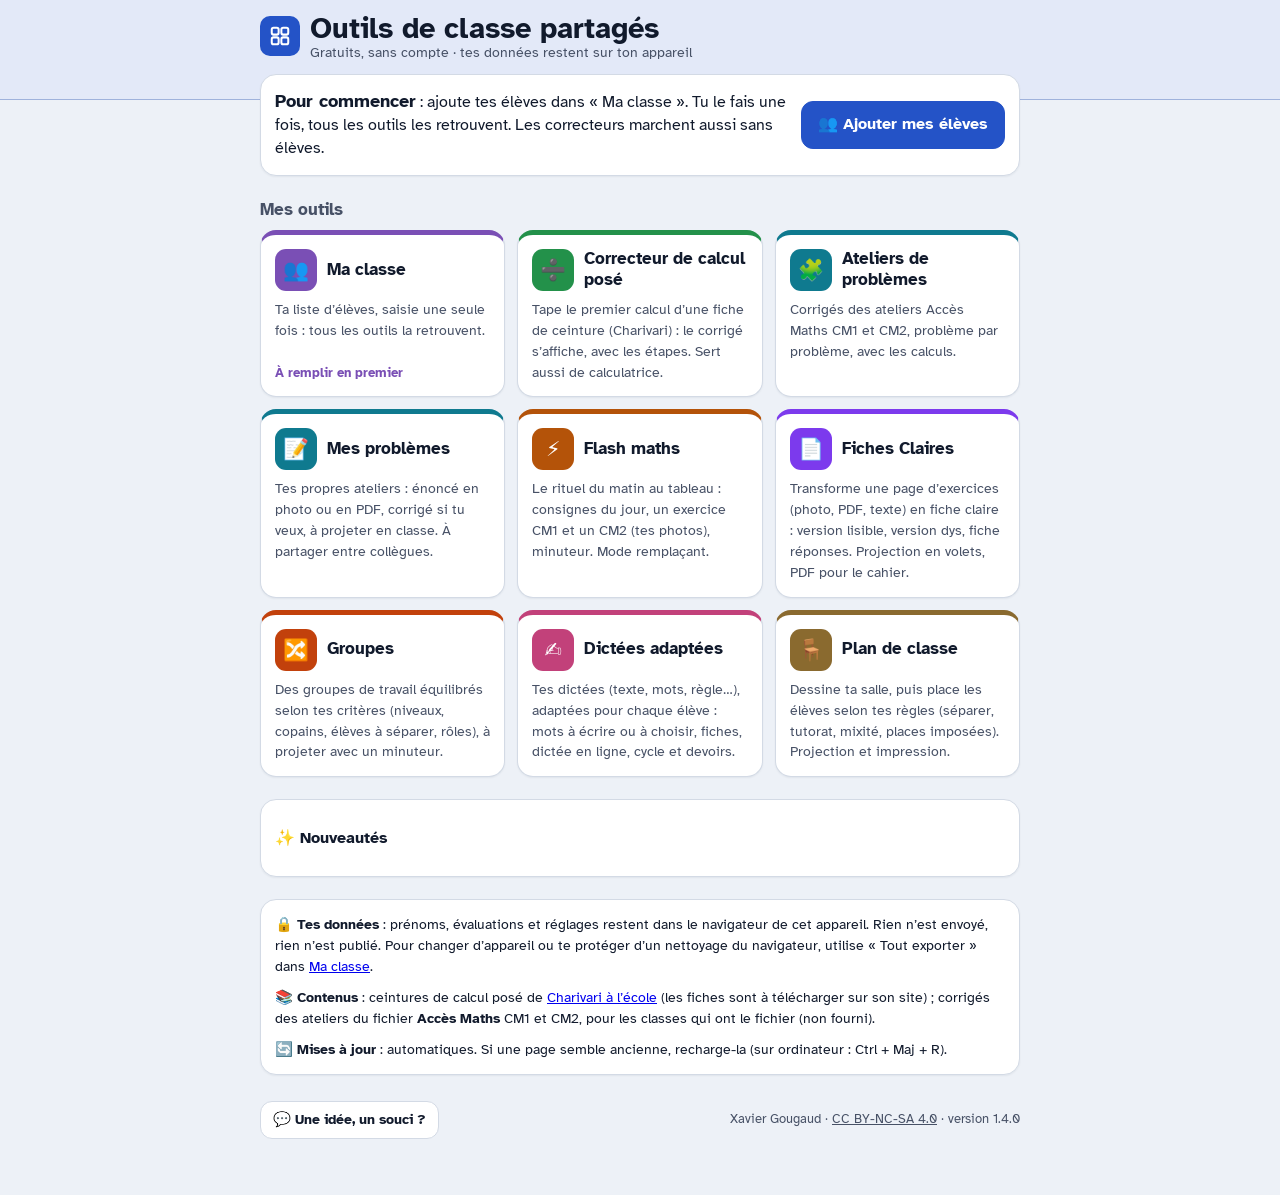
<file: index.html>
<!doctype html>
<!-- TECHNIQUE
Portail « Outils de classe partagés » (kit pour les collègues de la circonscription).
Fiche d'identité
- Rôle : mettre à disposition des collègues certains outils de Xavier, sans ses données ; chacun y met les siennes (sur son appareil) et règle les outils.
- Quand : préparer (liste d'élèves, contenus) et en classe (correction, plan, groupes…).
- Où : ordinateur de classe / TBI et téléphone ; un seul appareil par défaut, export / import pour en changer.
- Écran n° 1 : une tuile par outil ; « Ma classe » mise en avant tant que la liste d'élèves est vide.
- Ce qu'il ne fait pas : aucun stockage en ligne ; pas le cahier journal « Classe » de Xavier (jamais partagé).
Version : voir VERSION (et CACHE dans sw.js, à changer ensemble).
Choix techniques : GitHub Pages ; un seul moteur par outil (le même fichier sert dans « Classe » et dans le kit, il reconnaît où il est ouvert) ;
  « Ma classe » (commun/ma-classe.js) = liste d'élèves commune, localStorage « kit-classe » ; toutes les clés du kit commencent par « kit- »
  (même adresse github.io que Thêta sur l'appareil de Xavier).
Licence : CC BY-NC-SA 4.0.
Historique :
- 1.4.0 (2026-11-21) Fiches Claires (fiches-claires/, même fichier que dans Classe, sans la bibliothèque Ta Mallette).
- 1.3.0 (2026-11-21) Mes problèmes (problemes/?libre) et Flash maths (flash/, même fichier que l'artéfact), images sur l'appareil (commun/kit-images.js).
- 1.2.0 (2026-11-21) Dictées adaptées (dictees/, même fichier que dans Classe), sauvegarde complète et rappel d'export.
- 1.1.0 (2026-11-21) Groupes et Plan de classe dans le kit (même fichier que dans Classe, commun/kit-db.js).
- 1.0.0 (2026-11-21) portail, Ma classe, Correcteurs avec évaluations au choix sur l'appareil.
-->
<html lang="fr">
<head>
<meta charset="utf-8">
<meta name="viewport" content="width=device-width,initial-scale=1">
<meta name="theme-color" content="#E3EBFD">
<title>Outils de classe partagés</title>
<meta name="description" content="Outils de classe gratuits, sans compte : correcteurs de calcul posé et d’ateliers de problèmes, liste d’élèves sur ton appareil.">
<link rel="manifest" href="manifest.webmanifest"><link rel="icon" href="icon-192.png"><link rel="apple-touch-icon" href="icon-192.png">
<link rel="preconnect" href="https://fonts.googleapis.com"><link rel="preconnect" href="https://fonts.gstatic.com" crossorigin>
<link href="https://fonts.googleapis.com/css2?family=Atkinson+Hyperlegible:wght@400;700&display=swap" rel="stylesheet">
<link rel="stylesheet" href="commun/charte.css">
<style>
:root{--outil:var(--outil-portail)}
main{padding-bottom:30px}
.depart{display:flex;flex-wrap:wrap;align-items:center;gap:12px}
.depart p{margin:0;flex:1;min-width:220px}
.depart b{font-size:1.1rem}
h2{font-size:1.05rem;margin:22px 0 8px;color:var(--encre-douce)}
.tuiles{display:grid;grid-template-columns:repeat(auto-fill,minmax(230px,1fr));gap:12px}
.tuile-o{display:flex;flex-direction:column;gap:8px;padding:14px;border-radius:var(--arrondi-l);background:var(--surface);border:1px solid var(--trait);border-top:5px solid var(--c);text-decoration:none;color:var(--encre);min-height:150px;box-shadow:0 1px 2px rgba(17,26,44,.06)}
a.tuile-o:hover{border-color:var(--c);box-shadow:0 3px 10px rgba(17,26,44,.10)}
.tuile-o .tete{display:flex;align-items:center;gap:10px}
.tuile-o .ico{display:grid;place-items:center;width:42px;height:42px;border-radius:11px;background:var(--c);color:#fff;font-size:1.3rem;flex:none}
.tuile-o h3{margin:0;font-size:1.08rem;line-height:1.2}
.tuile-o p{margin:0;color:var(--encre-douce);font-size:.9rem;flex:1}
.tuile-o .etat{font-size:.8rem;font-weight:700;color:var(--c)}
.tuile-o.bientot{opacity:.6;border-top-style:dashed;min-height:0}
.tuile-o.bientot .ico{background:var(--encre-douce)}
.encart{margin-top:22px}
.encart>summary{cursor:pointer;font-weight:700;min-height:var(--cible);display:flex;align-items:center}
.encart ul{margin:6px 0 0;padding-left:20px}
.encart li{margin:4px 0}
.infos{margin-top:22px;display:grid;gap:10px}
.infos p{margin:0;font-size:.9rem}
footer{display:flex;flex-wrap:wrap;gap:10px;justify-content:space-between;align-items:center;margin:26px 0;font-size:.82rem;color:var(--encre-douce)}
footer a{color:var(--encre-douce)}
</style>
</head>
<body>
<header class="entete"><div class="shell bar">
  <span class="tuile" aria-hidden="true"><svg viewBox="0 0 24 24" fill="none" stroke="currentColor" stroke-width="2.2" stroke-linecap="round" stroke-linejoin="round"><rect x="3" y="3" width="7.5" height="7.5" rx="2"/><rect x="13.5" y="3" width="7.5" height="7.5" rx="2"/><rect x="3" y="13.5" width="7.5" height="7.5" rx="2"/><rect x="13.5" y="13.5" width="7.5" height="7.5" rx="2"/></svg></span>
  <h1>Outils de classe partagés<small>Gratuits, sans compte · tes données restent sur ton appareil</small></h1>
  <button class="btn petit" type="button" id="installer" hidden>📲 Installer</button>
</div></header>
<main class="shell">
  <section class="carte flotte depart" id="depart" aria-label="Pour commencer"></section>

  <h2>Mes outils</h2>
  <div class="tuiles" id="tuiles"></div>

  <h2 id="bientot-t">Bientôt</h2>
  <div class="tuiles" id="bientot"></div>

  <details class="encart carte" id="nouveautes">
    <summary>✨ Nouveautés</summary>
    <ul>
      <li><b>21/11/2026</b> · Dictées adaptées : « 📄 Importer un PDF » qui contient toutes tes dictées (elles sont découpées pour toi, tu vérifies avant de les ajouter).</li>
      <li><b>21/11/2026 · version 1.4</b> : <b>Fiches Claires</b> arrive : tous les outils prévus sont là.</li>
      <li><b>21/11/2026 · version 1.3</b> : <b>Mes problèmes</b> (tes ateliers avec énoncé en photo ou PDF, corrigé facultatif, partage entre collègues) et <b>Flash maths</b> (tes exercices en photo). La sauvegarde « Tout exporter » garde aussi les photos.</li>
      <li><b>21/11/2026 · version 1.2</b> : <b>Dictées adaptées</b> (tes textes, cycle de dictée réglable, devoirs à copier, projeter ou imprimer en étiquettes). « Tout exporter » dans Ma classe garde tout dans un seul fichier, avec un rappel tous les mois.</li>
      <li><b>21/11/2026 · version 1.1</b> : <b>Groupes</b> et <b>Plan de classe</b> arrivent. Ils utilisent les élèves de « Ma classe » ; les profils (copains, élèves à séparer, filles et garçons…) se règlent dans Groupes › Élèves et servent aussi au plan.</li>
      <li><b>21/11/2026 · version 1.0</b> : premier partage. « Ma classe » (liste d’élèves une seule fois, coller une liste, export ONDE), Correcteur de calcul posé et Ateliers de problèmes, avec évaluations A / AR / ECA / NA au choix.</li>
    </ul>
  </details>

  <div class="infos carte">
    <p>🔒 <b>Tes données</b> : prénoms, évaluations et réglages restent dans le navigateur de cet appareil. Rien n’est envoyé, rien n’est publié. Pour changer d’appareil ou te protéger d’un nettoyage du navigateur, utilise « Tout exporter » dans <a href="ma-classe/#s-sauve">Ma classe</a>.</p>
    <p>📚 <b>Contenus</b> : ceintures de calcul posé de <a href="https://www.charivarialecole.fr/archives/8508">Charivari à l’école</a> (les fiches sont à télécharger sur son site) ; corrigés des ateliers du fichier <b>Accès Maths</b> CM1 et CM2, pour les classes qui ont le fichier (non fourni).</p>
    <p>🔄 <b>Mises à jour</b> : automatiques. Si une page semble ancienne, recharge-la (sur ordinateur : Ctrl + Maj + R).</p>
  </div>

  <footer>
    <a class="btn petit" id="retour-mail" href="#">💬 Une idée, un souci ?</a>
    <span>Xavier Gougaud · <a href="https://creativecommons.org/licenses/by-nc-sa/4.0/deed.fr" rel="license">CC BY-NC-SA 4.0</a> · <span id="version"></span></span>
  </footer>
</main>
<div id="toast" class="toast" role="status"></div>
<script src="commun/ma-classe.js"></script>
<script>
const VERSION = "1.4.0";
const MAIL = "xavier.gougaud@ac-nantes.fr";
const $ = id => document.getElementById(id);
const esc = t => String(t).replace(/[&<>"']/g, c => "&#" + c.charCodeAt(0) + ";");
/* Une ligne par outil : ajouter ici les prochains outils du kit. */
const OUTILS = [
  {id: "ma-classe", url: "ma-classe/", ico: "👥", c: "var(--outil-maclasse)", titre: "Ma classe", texte: "Ta liste d’élèves, saisie une seule fois : tous les outils la retrouvent."},
  {id: "calcul", url: "correcteur/", ico: "➗", c: "var(--outil-calcul)", titre: "Correcteur de calcul posé", texte: "Tape le premier calcul d’une fiche de ceinture (Charivari) : le corrigé s’affiche, avec les étapes. Sert aussi de calculatrice."},
  {id: "problemes", url: "problemes/", ico: "🧩", c: "var(--outil-problemes)", titre: "Ateliers de problèmes", texte: "Corrigés des ateliers Accès Maths CM1 et CM2, problème par problème, avec les calculs."},
  {id: "mesproblemes", url: "problemes/?libre", ico: "📝", c: "var(--outil-problemes)", titre: "Mes problèmes", texte: "Tes propres ateliers : énoncé en photo ou en PDF, corrigé si tu veux, à projeter en classe. À partager entre collègues."},
  {id: "flash", url: "flash/", ico: "⚡", c: "var(--outil-flash)", titre: "Flash maths", texte: "Le rituel du matin au tableau : consignes du jour, un exercice CM1 et un CM2 (tes photos), minuteur. Mode remplaçant."},
  {id: "fiches", url: "fiches-claires/", ico: "📄", c: "var(--outil-fiches)", titre: "Fiches Claires", texte: "Transforme une page d’exercices (photo, PDF, texte) en fiche claire : version lisible, version dys, fiche réponses. Projection en volets, PDF pour le cahier."},
  {id: "groupes", url: "groupes/", ico: "🔀", c: "var(--outil-groupes)", titre: "Groupes", texte: "Des groupes de travail équilibrés selon tes critères (niveaux, copains, élèves à séparer, rôles), à projeter avec un minuteur."},
  {id: "dictees", url: "dictees/", ico: "✍️", c: "var(--outil-dictees)", titre: "Dictées adaptées", texte: "Tes dictées (texte, mots, règle…), adaptées pour chaque élève : mots à écrire ou à choisir, fiches, dictée en ligne, cycle et devoirs."},
  {id: "plan", url: "plan/", ico: "🪑", c: "var(--outil-plan)", titre: "Plan de classe", texte: "Dessine ta salle, puis place les élèves selon tes règles (séparer, tutorat, mixité, places imposées). Projection et impression."}
];
const BIENTOT = [];
function rendre() {
  const n = MaClasse.charger().eleves.length;
  const rappel = MaClasse.rappelDu() ? '<p style="flex-basis:100%;margin-top:8px">💾 <b>Pense à exporter ta sauvegarde</b> : tes données ne sont que sur cet appareil. <a href="ma-classe/#s-sauve">Exporter</a> · <button class="lien" type="button" id="plus-tard">Plus tard</button></p>' : "";
  $("depart").innerHTML = rappel + (n
    ? '<p><b>👋 Bonjour !</b> Ta classe compte ' + n + " élève" + (n > 1 ? "s" : "") + ". Choisis un outil ci-dessous.</p><a class=\"btn doux\" href=\"ma-classe/\">👥 Ma classe</a>"
    : '<p><b>Pour commencer</b> : ajoute tes élèves dans « Ma classe ». Tu le fais une fois, tous les outils les retrouvent. Les correcteurs marchent aussi sans élèves.</p><a class="btn plein" href="ma-classe/">👥 Ajouter mes élèves</a>');
  const pt = $("plus-tard"); if (pt) pt.onclick = () => { MaClasse.plusTard(); rendre(); };
  $("tuiles").innerHTML = OUTILS.map(o => {
    const etat = o.id === "ma-classe" ? (n ? n + " élève" + (n > 1 ? "s" : "") : "À remplir en premier")
      : (MaClasse.evalsOn(o.id) ? "👥 Évaluations activées" : "");
    return '<a class="tuile-o" style="--c:' + o.c + '" href="' + o.url + '"><span class="tete"><span class="ico" aria-hidden="true">' + o.ico + "</span><h3>" + esc(o.titre) + "</h3></span><p>" + esc(o.texte) + "</p>" + (etat ? '<span class="etat">' + esc(etat) + "</span>" : "") + "</a>";
  }).join("");
  $("bientot-t").hidden = !BIENTOT.length;
  $("bientot").innerHTML = BIENTOT.map(([i, t]) => '<div class="tuile-o bientot" style="--c:var(--encre-douce)"><span class="tete"><span class="ico" aria-hidden="true">' + i + "</span><h3>" + esc(t) + "</h3></span></div>").join("");
}
$("retour-mail").href = "mailto:" + MAIL + "?subject=" + encodeURIComponent("Outils de classe partagés : une idée, un souci") +
  "&body=" + encodeURIComponent("Bonjour Xavier,\n\nOutil concerné : \nCe que j’aimerais / ce qui ne marche pas : \n\n(Version du portail : " + VERSION + " · appareil : " + navigator.userAgent + ")\n");
$("version").textContent = "version " + VERSION;
let invite = null;
addEventListener("beforeinstallprompt", e => { e.preventDefault(); invite = e; $("installer").hidden = false; });
$("installer").onclick = async () => { if (!invite) return; invite.prompt(); await invite.userChoice.catch(() => {}); invite = null; $("installer").hidden = true; };
addEventListener("storage", rendre);
addEventListener("pageshow", rendre);
rendre();
if ("serviceWorker" in navigator && location.protocol === "https:") navigator.serviceWorker.register("sw.js").catch(() => {});
</script>
</body>
</html>
</file>
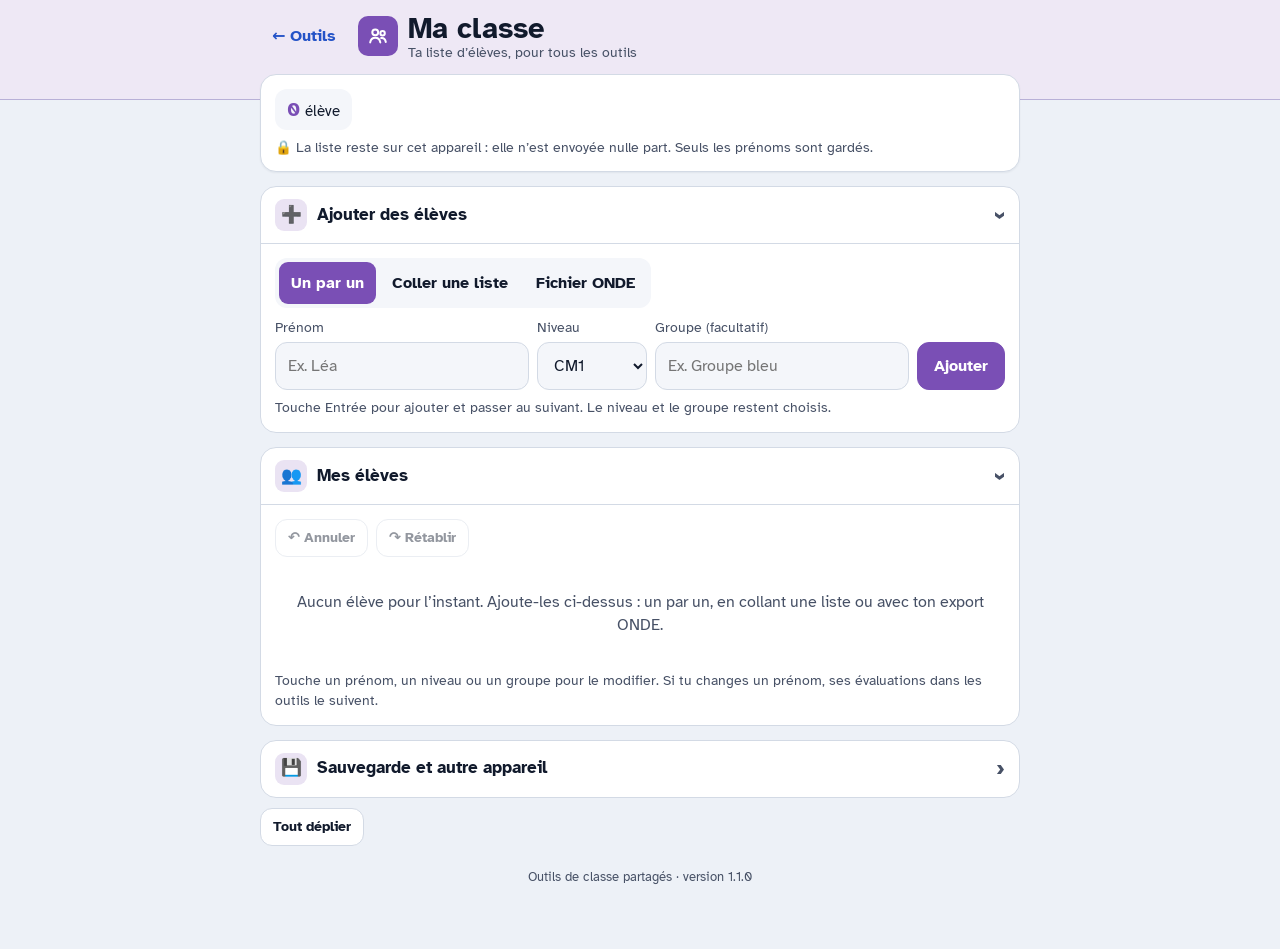
<file: ma-classe/index.html>
<!doctype html>
<!-- TECHNIQUE
Fiche d'identité
- Rôle : saisir une seule fois la liste de ses élèves (prénom, niveau, groupe) ; tous les outils du kit « Outils de classe partagés » la relisent.
- Quand : à la rentrée, puis quand un élève arrive ou part.
- Où : l'appareil sur lequel on utilise les outils (ordinateur de classe ou téléphone) ; rien n'est envoyé.
- Écran n° 1 : « Ajouter des élèves » (si la liste est vide) ou la liste des élèves, rangée par niveau et groupe.
- Ce qu'il ne fait pas : pas d'évaluations (elles sont dans chaque outil), pas de noms de famille, pas de synchronisation (export / import).
Version : voir VERSION.
Données : commun/ma-classe.js (localStorage « kit-classe », format décrit en tête du fichier). État des sections : localStorage « kit-ui-ma-classe ».
Import ONDE : fichier CSV (séparateur ; ou tabulation), encodage UTF-8 ou Windows-1252 ; on ne garde que le prénom et le niveau
  (l'initiale du nom ne sert qu'à départager deux prénoms identiques).
Historique :
- 1.1.0 (2026-11-21) « Tout exporter » : un seul fichier avec tout ce que les outils du kit gardent sur l'appareil (MaClasse.sauvegarde / restaurer, format 2) ;
  rappel « Pense à exporter » 30 jours après le dernier export (Plus tard = 7 jours).
- 1.0.0 (2026-11-21) première version : un par un, coller une liste, export ONDE, modifier, supprimer, Ctrl+Z, export / import.
-->
<html lang="fr">
<head>
<meta charset="utf-8">
<meta name="viewport" content="width=device-width,initial-scale=1">
<meta name="theme-color" content="#EEE8F6">
<title>Ma classe · Outils de classe partagés</title>
<link rel="manifest" href="../manifest.webmanifest"><link rel="icon" href="../icon-192.png"><link rel="apple-touch-icon" href="../icon-192.png">
<link rel="preconnect" href="https://fonts.googleapis.com"><link rel="preconnect" href="https://fonts.gstatic.com" crossorigin>
<link href="https://fonts.googleapis.com/css2?family=Atkinson+Hyperlegible:wght@400;700&display=swap" rel="stylesheet">
<link rel="stylesheet" href="../commun/charte.css">
<style>
:root{--outil:var(--outil-maclasse)}
main{padding-bottom:40px}
.compteurs{display:flex;flex-wrap:wrap;gap:8px;margin:0}
.compteurs span{display:inline-flex;align-items:baseline;gap:5px;padding:6px 12px;border-radius:var(--arrondi-m);background:var(--surface-2);font-size:.92rem}
.compteurs b{font-size:1.25rem;color:var(--outil)}
.sec{margin-top:14px;background:var(--surface);border:1px solid var(--trait);border-radius:var(--arrondi-l)}
.sec>summary{display:flex;align-items:center;gap:10px;min-height:56px;padding:6px 14px;cursor:pointer;list-style:none;font-weight:700;font-size:1.05rem}
.sec>summary::-webkit-details-marker{display:none}
.sec>summary::after{content:'›';display:inline-block;margin-left:auto;font-size:1.4rem;color:var(--encre-douce);transition:transform .15s}
.sec[open]>summary::after{transform:rotate(90deg)}
.sec .tuile-s{display:grid;place-items:center;width:32px;height:32px;border-radius:9px;background:color-mix(in srgb,var(--outil) 16%,var(--surface));font-size:1.05rem;flex:none}
.sec .corps{padding:4px 14px 14px;border-top:1px solid var(--trait)}
.ligne{display:flex;flex-wrap:wrap;gap:8px;align-items:end;margin-top:10px}
.champ{display:flex;flex-direction:column;gap:4px;font-size:.85rem;color:var(--encre-douce);flex:1;min-width:120px}
.champ.etroit{flex:0 1 110px;min-width:96px}
input[type=text],select,textarea{border:1px solid var(--trait);border-radius:var(--arrondi-m);background:var(--surface-2);padding:10px 12px;min-height:var(--cible);color:var(--encre);font-size:1rem}
textarea{width:100%;min-height:150px;resize:vertical;line-height:1.5}
.seg{margin-top:10px;flex-wrap:wrap}
.seg button{padding:0 12px}
.groupe-t{display:flex;align-items:center;gap:8px;margin:16px 0 4px;font-weight:700}
.groupe-t small{font-weight:400;color:var(--encre-douce)}
.eleves{list-style:none;margin:0;padding:0}
.eleves li{display:grid;grid-template-columns:minmax(0,1fr) 92px minmax(0,.8fr) 44px;gap:6px;align-items:center;padding:5px 0;border-top:1px solid var(--trait)}
.eleves input,.eleves select{min-height:42px;padding:6px 8px;background:transparent;border-color:transparent;width:100%}
.eleves input:hover,.eleves select:hover,.eleves input:focus,.eleves select:focus{border-color:var(--trait);background:var(--surface-2)}
.eleves input.prenom{font-weight:700}
.suppr{min-height:42px;border:1px solid var(--trait);border-radius:var(--arrondi-s);background:var(--surface);color:var(--danger);font-weight:700;padding:0}
.suppr.arme{background:var(--danger);color:#fff;border-color:var(--danger);font-size:.72rem;grid-column:span 1}
@media (max-width:520px){.eleves li{grid-template-columns:minmax(0,1fr) 84px 44px}.eleves .grp{grid-column:1/3;grid-row:2}}
.outils{display:flex;flex-wrap:wrap;gap:8px;align-items:center;margin:10px 0 0}
.apercu{margin-top:12px;padding:12px;border-radius:var(--arrondi-m);background:color-mix(in srgb,var(--outil) 8%,var(--surface));border:2px solid color-mix(in srgb,var(--outil) 40%,var(--trait))}
.apercu ul{list-style:none;margin:8px 0;padding:0;max-height:46vh;overflow:auto}
.apercu li{display:flex;align-items:center;gap:8px;padding:4px 0;border-top:1px solid var(--trait)}
.apercu li b{flex:1}
.apercu li button{min-width:40px;min-height:40px;border:1px solid var(--trait);border-radius:var(--arrondi-s);background:var(--surface)}
.barre-conf{display:flex;flex-wrap:wrap;gap:8px;align-items:center;margin-top:10px;padding:10px;border-radius:var(--arrondi-m);background:var(--action-douce)}
.barre-conf span{flex:1;min-width:180px}
.vide{text-align:center;padding:18px 10px;color:var(--encre-douce)}
.note{font-size:.85rem;color:var(--encre-douce);margin:8px 0 0}
footer{text-align:center;margin:22px 0;font-size:.82rem;color:var(--encre-douce)}
footer a{color:var(--encre-douce)}
</style>
</head>
<body>
<header class="entete"><div class="shell bar">
  <a class="retour" href="../" aria-label="Accueil des outils">← Outils</a>
  <span class="tuile" aria-hidden="true"><svg viewBox="0 0 24 24" fill="none" stroke="currentColor" stroke-width="2.2" stroke-linecap="round" stroke-linejoin="round"><circle cx="9" cy="8" r="3.2"/><path d="M3.5 19c.6-3.2 2.8-5 5.5-5s4.9 1.8 5.5 5"/><circle cx="17" cy="9" r="2.4"/><path d="M15.5 14.2c2.4-.3 4.4 1.2 5 4.3"/></svg></span>
  <h1>Ma classe<small>Ta liste d’élèves, pour tous les outils</small></h1>
</div></header>
<main class="shell">
  <section class="carte flotte" aria-label="Résumé">
    <div class="compteurs" id="compteurs"></div>
    <p class="note">🔒 La liste reste sur cet appareil : elle n’est envoyée nulle part. Seuls les prénoms sont gardés.</p>
    <div id="rappel"></div>
  </section>

  <details class="sec" id="s-ajout" data-sec="ajout">
    <summary><span class="tuile-s" aria-hidden="true">➕</span>Ajouter des élèves</summary>
    <div class="corps">
      <div class="seg" role="group" aria-label="Façon d’ajouter">
        <button type="button" data-mode="un" aria-pressed="true">Un par un</button>
        <button type="button" data-mode="coller" aria-pressed="false">Coller une liste</button>
        <button type="button" data-mode="onde" aria-pressed="false">Fichier ONDE</button>
      </div>
      <div data-panneau="un">
        <form class="ligne" id="f-un" autocomplete="off">
          <label class="champ">Prénom<input type="text" id="un-prenom" placeholder="Ex. Léa" enterkeyhint="done"></label>
          <label class="champ etroit">Niveau<select id="un-niveau"></select></label>
          <label class="champ">Groupe (facultatif)<input type="text" id="un-groupe" list="dl-groupes" placeholder="Ex. Groupe bleu"></label>
          <button class="btn plein" type="submit">Ajouter</button>
        </form>
        <p class="note">Touche Entrée pour ajouter et passer au suivant. Le niveau et le groupe restent choisis.</p>
      </div>
      <div data-panneau="coller" hidden>
        <p class="note">Un élève par ligne. Tu peux ajouter le niveau et le groupe : <i>Léa ; CM1 ; Groupe bleu</i>. Les noms de famille écrits en MAJUSCULES sont retirés.</p>
        <textarea id="coller" placeholder="Léa&#10;Tom ; CM2&#10;DUPONT Inès ; CM1 ; Groupe vert"></textarea>
        <div class="ligne"><label class="champ etroit">Niveau par défaut<select id="coller-niveau"></select></label>
          <button class="btn plein" type="button" id="b-coller">Voir la liste</button></div>
      </div>
      <div data-panneau="onde" hidden>
        <p class="note">Dans ONDE : Élèves › Listes › exporte la liste de ta classe en fichier CSV, puis choisis-le ici. Seuls le <b>prénom</b> et le <b>niveau</b> sont gardés ; le fichier n’est envoyé nulle part.</p>
        <label class="btn plein">📄 Choisir le fichier CSV<input type="file" id="onde" accept=".csv,.txt,text/csv" hidden></label>
      </div>
      <div id="apercu"></div>
    </div>
  </details>

  <details class="sec" id="s-liste" data-sec="liste">
    <summary><span class="tuile-s" aria-hidden="true">👥</span>Mes élèves <span class="aide" id="nb"></span></summary>
    <div class="corps">
      <div class="outils">
        <button class="btn petit" type="button" id="b-annuler" title="Annuler (Ctrl+Z)" disabled>↶ Annuler</button>
        <button class="btn petit" type="button" id="b-retablir" title="Rétablir (Ctrl+Y)" disabled>↷ Rétablir</button>
      </div>
      <div id="liste"></div>
      <p class="note">Touche un prénom, un niveau ou un groupe pour le modifier. Si tu changes un prénom, ses évaluations dans les outils le suivent.</p>
    </div>
  </details>

  <details class="sec" id="s-sauve" data-sec="sauve">
    <summary><span class="tuile-s" aria-hidden="true">💾</span>Sauvegarde et autre appareil</summary>
    <div class="corps">
      <p class="note">Un seul fichier garde <b>tout</b> ce que tes outils ont enregistré sur cet appareil : élèves, groupes, plans de classe, évaluations, dictées, problèmes, Flash maths (avec les photos). Pour retrouver tout cela sur un autre appareil (ou après un nettoyage du navigateur) : exporte ici, range le fichier (par exemple dans le Nuage de l’Éducation nationale), puis importe-le.</p>
      <p class="note" id="dernier-export"></p>
      <div class="outils">
        <button class="btn plein" type="button" id="b-export">⬇ Tout exporter</button>
        <label class="btn">⬆ Importer<input type="file" id="import" accept=".json,application/json" hidden></label>
        <button class="btn" type="button" id="b-vider" style="color:var(--danger)">Tout effacer</button>
      </div>
      <div id="conf"></div>
    </div>
  </details>
  <p class="outils"><button class="btn petit" type="button" id="b-plier">Tout déplier</button></p>
  <footer>Outils de classe partagés · <span id="version"></span></footer>
</main>
<datalist id="dl-groupes"></datalist>
<div id="toast" class="toast" role="status"></div>
<script src="../commun/ma-classe.js"></script>
<script src="../commun/kit-images.js"></script>
<script>
const VERSION = "1.1.0";
const $ = id => document.getElementById(id);
const esc = t => String(t).replace(/[&<>"']/g, c => "&#" + c.charCodeAt(0) + ";");
let D = MaClasse.charger();
const annuler = [], retablir = [];
let enAttente = null; /* aperçu d'un ajout groupé : [{prenom, niveau, groupe}] */

function toast(t) { const el = $("toast"); el.textContent = t; el.classList.add("on"); clearTimeout(el._t); el._t = setTimeout(() => el.classList.remove("on"), 2400); }
function instantane() { return JSON.stringify(D.eleves); }
function changer(fn, message) {
  annuler.push(instantane()); if (annuler.length > 40) annuler.shift(); retablir.length = 0;
  fn();
  if (!MaClasse.enregistrer(D)) toast("Enregistrement impossible sur cet appareil");
  else if (message) toast(message);
  rendre();
}
function revenir(depuis, vers, mot) {
  if (!depuis.length) { toast("Rien à " + mot); return; }
  vers.push(instantane()); D.eleves = JSON.parse(depuis.pop()); MaClasse.enregistrer(D); rendre();
  toast(mot === "annuler" ? "Annulé" : "Rétabli");
}

/* ---------- Lecture des listes ---------- */
function niveauDe(t) {
  const s = String(t || "").normalize("NFD").replace(/[̀-ͯ]/g, "").toUpperCase().replace(/\s+/g, " ").trim();
  const direct = s.replace(/[\s.-]/g, "");
  if (MaClasse.NIVEAUX.includes(direct) && direct !== "AUTRE") return direct;
  const regles = [[/PETITE SECTION/, "PS"], [/MOYENNE SECTION/, "MS"], [/GRANDE SECTION/, "GS"], [/PREPARATOIRE/, "CP"],
    [/ELEMENTAIRE.*(1|PREMIERE)/, "CE1"], [/ELEMENTAIRE.*(2|DEUXIEME)/, "CE2"], [/MOYEN.*(1|PREMIERE)/, "CM1"], [/MOYEN.*(2|DEUXIEME)/, "CM2"]];
  for (const [r, n] of regles) if (r.test(s)) return n;
  return "";
}
function majuscules(m) { return /\p{L}{2,}/u.test(m) && m === m.toLocaleUpperCase("fr") && m !== m.toLocaleLowerCase("fr"); }
function joli(m) { return m.toLocaleLowerCase("fr").replace(/(^|[\s-])(\p{L})/gu, (x, a, b) => a + b.toLocaleUpperCase("fr")); }
/* « DUPONT Léa ; CM1 ; Groupe bleu » → {prenom:"Léa", niveau:"CM1", groupe:"Groupe bleu", nomRetire:true} */
function lireLigne(ligne, niveauDefaut) {
  let parts = /[\t;,]/.test(ligne) ? ligne.split(/[\t;,]/) : [ligne];
  parts = parts.map(p => p.trim()).filter(Boolean);
  let niveau = "", nomRetire = false;
  parts = parts.filter(p => { const n = niveauDe(p); if (n && !niveau) { niveau = n; return false; } return true; });
  if (!parts.length) return null;
  let mots = parts[0].split(/\s+/);
  mots = mots.filter(m => { const n = niveauDe(m); if (n && !niveau && mots.length > 1) { niveau = n; return false; } return true; });
  if (mots.some(majuscules) && mots.some(m => !majuscules(m))) { mots = mots.filter(m => !majuscules(m)); nomRetire = true; }
  let prenom = mots.join(" ");
  if (majuscules(prenom)) prenom = joli(prenom);
  if (!prenom || /^pr[ée]nom/i.test(prenom)) return null;
  return {prenom, niveau: niveau || niveauDefaut, groupe: parts[1] || "", nomRetire};
}
function lireTexte(texte, niveauDefaut) { return texte.split(/\r?\n/).map(l => l.trim()).filter(Boolean).map(l => lireLigne(l, niveauDefaut)).filter(Boolean); }
function decoder(buf) {
  const u = new TextDecoder("utf-8").decode(buf);
  return u.includes("�") ? new TextDecoder("windows-1252").decode(buf) : u;
}
function lireOnde(texte) {
  const lignes = texte.replace(/^﻿/, "").split(/\r?\n/).filter(l => l.trim());
  const sep = (lignes[0] || "").includes(";") ? ";" : (lignes[0] || "").includes("\t") ? "\t" : ",";
  const cases = l => l.split(sep).map(c => c.trim().replace(/^"|"$/g, "").trim());
  const iTete = lignes.findIndex(l => /pr[ée]nom/i.test(l));
  if (iTete < 0) return lireTexte(texte, "Autre");
  const tete = cases(lignes[iTete]).map(c => c.normalize("NFD").replace(/[̀-ͯ]/g, "").toLowerCase());
  const iP = tete.findIndex(c => /^prenom/.test(c) && !/2|deux|autre/.test(c));
  const iN = tete.findIndex(c => /^nom/.test(c));
  const iNiv = tete.findIndex(c => /niveau/.test(c));
  const iCl = tete.findIndex(c => /classe|cycle/.test(c));
  const out = [];
  lignes.slice(iTete + 1).forEach(l => {
    const c = cases(l), p = (c[iP] || "").split(/\s+/)[0];
    if (!p) return;
    out.push({prenom: majuscules(p) ? joli(p) : p, niveau: niveauDe(c[iNiv]) || niveauDe(c[iCl]) || "Autre", groupe: "", initiale: (c[iN] || "").charAt(0).toUpperCase()});
  });
  return out;
}

/* ---------- Ajout groupé : aperçu, puis ajout ---------- */
function montrerApercu(liste, origine) {
  enAttente = liste;
  if (!liste.length) { $("apercu").innerHTML = '<p class="msg">Aucun prénom trouvé. Vérifie qu’il y a un élève par ligne' + (origine === "onde" ? " et une colonne « Prénom »" : "") + ".</p>"; return; }
  if (location.hash !== "#apercu") history.pushState({apercu: 1}, "", "#apercu");
  rendreApercu();
}
function rendreApercu() {
  const L = enAttente || [];
  if (!L.length) { fermerApercu(); return; }
  const retires = L.some(e => e.nomRetire);
  $("apercu").innerHTML = '<div class="apercu"><b>' + L.length + " élève" + (L.length > 1 ? "s" : "") + " trouvé" + (L.length > 1 ? "s" : "") + "</b>" +
    (retires ? '<p class="note">Les noms de famille ont été retirés.</p>' : "") +
    "<ul>" + L.map((e, i) => "<li><b>" + esc(e.prenom) + "</b><span class=\"niv\">" + esc(e.niveau) + "</span>" + (e.groupe ? "<small>" + esc(e.groupe) + "</small>" : "") +
      '<button type="button" data-retirer="' + i + '" aria-label="Retirer ' + esc(e.prenom) + '">✕</button></li>').join("") + "</ul>" +
    '<div class="outils"><button class="btn plein" type="button" id="b-ajouter-tout">Ajouter ' + (L.length > 1 ? "les " + L.length + " élèves" : "cet élève") + '</button><button class="btn" type="button" id="b-apercu-non">Annuler</button></div></div>';
}
function fermerApercu() { enAttente = null; $("apercu").innerHTML = ""; if (location.hash === "#apercu") history.back(); }
function ajouterTout() {
  const L = enAttente || []; if (!L.length) return;
  const bas = t => t.toLocaleLowerCase("fr");
  /* Deux prénoms identiques (dans le fichier ou déjà dans la liste) : l'initiale du nom les départage, quand on l'a (ONDE). */
  const double = e => L.filter(x => bas(x.prenom) === bas(e.prenom)).length > 1 || D.eleves.some(x => bas(x.prenom) === bas(e.prenom));
  changer(() => {
    L.forEach(e => {
      let p = e.prenom;
      if (e.initiale && double(e)) p += " " + e.initiale + ".";
      D.eleves.push({id: MaClasse.nouvelId(), prenom: MaClasse.prenomLibre(p, D.eleves), niveau: e.niveau || "Autre", groupe: e.groupe || ""});
    });
  }, L.length + " élève" + (L.length > 1 ? "s ajoutés" : " ajouté"));
  enAttente = null; $("apercu").innerHTML = ""; $("coller").value = "";
  if (location.hash === "#apercu") history.back();
  $("s-liste").open = true;
}

/* ---------- Affichage ---------- */
function options(sel, choisi) { sel.innerHTML = MaClasse.NIVEAUX.map(n => '<option value="' + n + '"' + (n === choisi ? " selected" : "") + ">" + n + "</option>").join(""); }
function rendre() {
  const E = MaClasse.trier(D.eleves), par = {};
  E.forEach(e => { const n = e.niveau; par[n] = (par[n] || 0) + 1; });
  $("compteurs").innerHTML = '<span><b>' + E.length + "</b> élève" + (E.length > 1 ? "s" : "") + "</span>" + Object.keys(par).map(n => "<span><b>" + par[n] + "</b> " + esc(n) + "</span>").join("");
  $("nb").textContent = E.length ? "· " + E.length : "";
  const groupes = [...new Set(E.map(e => e.groupe).filter(Boolean))];
  $("dl-groupes").innerHTML = groupes.map(g => '<option value="' + esc(g) + '">').join("");
  if (!E.length) $("liste").innerHTML = '<p class="vide">Aucun élève pour l’instant. Ajoute-les ci-dessus : un par un, en collant une liste ou avec ton export ONDE.</p>';
  else {
    const blocs = [];
    E.forEach(e => { const g = MaClasse.groupeDe(e); let b = blocs.find(x => x.g === g); if (!b) blocs.push(b = {g, l: []}); b.l.push(e); });
    $("liste").innerHTML = blocs.map(b => '<div class="groupe-t">' + esc(b.g) + " <small>· " + b.l.length + "</small></div><ul class=\"eleves\">" + b.l.map(e =>
      '<li data-id="' + e.id + '"><input class="prenom" type="text" value="' + esc(e.prenom) + '" data-champ="prenom" aria-label="Prénom">' +
      '<select data-champ="niveau" aria-label="Niveau de ' + esc(e.prenom) + '">' + MaClasse.NIVEAUX.map(n => '<option' + (n === e.niveau ? " selected" : "") + ">" + n + "</option>").join("") + "</select>" +
      '<input class="grp" type="text" value="' + esc(e.groupe) + '" data-champ="groupe" list="dl-groupes" placeholder="Groupe" aria-label="Groupe de ' + esc(e.prenom) + '">' +
      '<button type="button" class="suppr" data-suppr aria-label="Supprimer ' + esc(e.prenom) + '">✕</button></li>').join("") + "</ul>").join("");
  }
  $("b-annuler").disabled = !annuler.length; $("b-retablir").disabled = !retablir.length;
}

/* ---------- Événements ---------- */
const LSui = "kit-ui-ma-classe";
function etatSections() { try { return JSON.parse(localStorage.getItem(LSui) || "null"); } catch { return null; } }
function ouvrirSections() {
  const st = etatSections();
  document.querySelectorAll(".sec").forEach(d => {
    const k = d.dataset.sec;
    d.open = st && k in st ? st[k] : (k === "ajout" ? !D.eleves.length : k === "liste");
  });
  if (location.hash === "#s-sauve") $("s-sauve").open = true;
  majPlier();
}
function majPlier() { const tout = [...document.querySelectorAll(".sec")].every(d => d.open); $("b-plier").textContent = tout ? "Tout replier" : "Tout déplier"; }
document.addEventListener("toggle", e => {
  if (!e.target.matches || !e.target.matches(".sec")) return;
  const st = etatSections() || {}; st[e.target.dataset.sec] = e.target.open;
  try { localStorage.setItem(LSui, JSON.stringify(st)); } catch {}
  majPlier();
}, true);
$("b-plier").onclick = () => { const tout = [...document.querySelectorAll(".sec")].every(d => d.open); document.querySelectorAll(".sec").forEach(d => d.open = !tout); };

document.querySelectorAll("[data-mode]").forEach(b => b.onclick = () => {
  document.querySelectorAll("[data-mode]").forEach(x => x.setAttribute("aria-pressed", x === b));
  document.querySelectorAll("[data-panneau]").forEach(p => p.hidden = p.dataset.panneau !== b.dataset.mode);
  if (enAttente) fermerApercu();
  if (b.dataset.mode === "un") $("un-prenom").focus();
});
$("f-un").onsubmit = e => {
  e.preventDefault();
  const p = $("un-prenom").value.trim();
  if (!p) { $("un-prenom").focus(); return; }
  const l = lireLigne(p, $("un-niveau").value) || {prenom: p, niveau: $("un-niveau").value};
  const prenom = MaClasse.prenomLibre(l.prenom, D.eleves);
  changer(() => D.eleves.push({id: MaClasse.nouvelId(), prenom, niveau: $("un-niveau").value, groupe: $("un-groupe").value.trim()}),
    prenom + " ajouté" + (prenom !== l.prenom ? " (prénom déjà pris)" : ""));
  try { localStorage.setItem("kit-ma-classe-dernier", JSON.stringify({n: $("un-niveau").value, g: $("un-groupe").value.trim()})); } catch {}
  $("un-prenom").value = ""; $("un-prenom").focus();
};
$("b-coller").onclick = () => montrerApercu(lireTexte($("coller").value, $("coller-niveau").value), "coller");
$("onde").onchange = async () => {
  const f = $("onde").files[0]; if (!f) return;
  try { montrerApercu(lireOnde(decoder(await f.arrayBuffer())), "onde"); } catch { toast("Fichier illisible. Réessaie avec l’export CSV d’ONDE."); }
  $("onde").value = "";
};
$("apercu").addEventListener("click", e => {
  const r = e.target.closest("[data-retirer]");
  if (r) { enAttente.splice(+r.dataset.retirer, 1); rendreApercu(); return; }
  if (e.target.id === "b-ajouter-tout") ajouterTout();
  if (e.target.id === "b-apercu-non") fermerApercu();
});
addEventListener("popstate", () => { if (enAttente && location.hash !== "#apercu") { enAttente = null; $("apercu").innerHTML = ""; } });

$("liste").addEventListener("change", e => {
  const c = e.target.closest("[data-champ]"); if (!c) return;
  const e1 = D.eleves.find(x => x.id === c.closest("li").dataset.id); if (!e1) return;
  const champ = c.dataset.champ, v = c.value.trim();
  if (champ === "prenom") {
    if (!v) { rendre(); toast("Un prénom ne peut pas être vide"); return; }
    const neuf = MaClasse.prenomLibre(v, D.eleves, e1.id), ancien = e1.prenom;
    if (neuf === ancien) return;
    changer(() => { e1.prenom = neuf; MaClasse.renommerEvals(ancien, neuf); }, ancien + " → " + neuf);
  } else changer(() => { e1[champ] = v; });
});
$("liste").addEventListener("click", e => {
  const b = e.target.closest("[data-suppr]"); if (!b) return;
  if (!b.classList.contains("arme")) {
    document.querySelectorAll(".suppr.arme").forEach(x => { x.classList.remove("arme"); x.textContent = "✕"; });
    b.classList.add("arme"); b.textContent = "Sûr ?"; clearTimeout(b._t);
    b._t = setTimeout(() => { b.classList.remove("arme"); b.textContent = "✕"; }, 3500);
    return;
  }
  const id = b.closest("li").dataset.id, e1 = D.eleves.find(x => x.id === id);
  changer(() => { D.eleves = D.eleves.filter(x => x.id !== id); }, e1.prenom + " supprimé · Ctrl+Z pour annuler");
});
$("b-annuler").onclick = () => revenir(annuler, retablir, "annuler");
$("b-retablir").onclick = () => revenir(retablir, annuler, "rétablir");
document.addEventListener("keydown", e => {
  if (e.key === "Escape" && enAttente) { fermerApercu(); return; }
  if (!(e.ctrlKey || e.metaKey) || e.target.matches("input,textarea,select")) return;
  const k = e.key.toLowerCase();
  if (k === "z" && !e.shiftKey) { e.preventDefault(); revenir(annuler, retablir, "annuler"); }
  else if (k === "y" || (k === "z" && e.shiftKey)) { e.preventDefault(); revenir(retablir, annuler, "rétablir"); }
});

/* Sauvegarde */
async function toutExporter() {
  const a = document.createElement("a");
  a.href = URL.createObjectURL(new Blob([JSON.stringify({...(await MaClasse.sauvegardeComplete()), version: VERSION})], {type: "application/json"}));
  a.download = "outils-de-classe-sauvegarde-" + new Date().toISOString().slice(0, 10) + ".json";
  document.body.append(a); a.click(); a.remove(); setTimeout(() => URL.revokeObjectURL(a.href), 4000);
  MaClasse.exportFait(); rendreRappel(); toast("Sauvegarde exportée : range le fichier en lieu sûr");
}
$("b-export").onclick = toutExporter;
function rendreRappel() {
  const d = MaClasse.dernierExport();
  $("dernier-export").textContent = d ? "Dernier export sur cet appareil : " + d.toLocaleDateString("fr-FR") + "." : "Aucun export pour l’instant.";
  $("rappel").innerHTML = MaClasse.rappelDu() ? '<div class="barre-conf"><span>💾 Pense à exporter ta sauvegarde : tes données ne sont que sur cet appareil.</span><button class="btn petit plein" type="button" data-rap="oui">⬇ Exporter</button><button class="btn petit" type="button" data-rap="tard">Plus tard</button></div>' : "";
}
$("rappel").onclick = e => { const b = e.target.closest("[data-rap]"); if (!b) return; if (b.dataset.rap === "oui") toutExporter(); else { MaClasse.plusTard(); rendreRappel(); } };
function barreConf(texte, boutons) {
  $("conf").innerHTML = '<div class="barre-conf"><span>' + texte + "</span>" + boutons.map((b, i) => '<button class="btn petit' + (i === 0 ? " plein" : "") + '" type="button" data-c="' + i + '">' + b[0] + "</button>").join("") + "</div>";
  $("conf").onclick = e => { const b = e.target.closest("[data-c]"); if (!b) return; $("conf").innerHTML = ""; const f = boutons[+b.dataset.c][1]; if (f) f(); };
}
$("import").onchange = async () => {
  const f = $("import").files[0]; $("import").value = ""; if (!f) return;
  let neuf, brut;
  try { brut = JSON.parse(await f.text()); neuf = MaClasse.migrer(brut); } catch { toast("Fichier illisible"); return; }
  if (brut && brut.format === 2 && brut.cles) {
    barreConf("Sauvegarde complète du " + new Date(brut.at).toLocaleDateString("fr-FR") + " (" + neuf.eleves.length + " élèves, avec groupes, plans, évaluations, dictées, problèmes et Flash maths). Tout ce qui est sur cet appareil sera remplacé.",
      [["Tout restaurer", async () => { if (await MaClasse.restaurerComplet(brut)) { toast("Sauvegarde restaurée"); setTimeout(() => location.reload(), 600); } else toast("Restauration impossible : stockage plein ?"); }], ["Annuler", null]]);
    return;
  }
  if (!neuf.eleves.length) { toast("Ce fichier ne contient aucun élève"); return; }
  const remplacer = () => changer(() => { D.eleves = neuf.eleves; }, neuf.eleves.length + " élèves importés");
  const ajouter = () => changer(() => neuf.eleves.forEach(e => D.eleves.push({...e, id: MaClasse.nouvelId(), prenom: MaClasse.prenomLibre(e.prenom, D.eleves)})), neuf.eleves.length + " élèves ajoutés");
  if (!D.eleves.length) remplacer();
  else barreConf("Le fichier contient " + neuf.eleves.length + " élèves. Tu en as déjà " + D.eleves.length + ".", [["Remplacer ma liste", remplacer], ["Ajouter à ma liste", ajouter], ["Annuler", null]]);
};
$("b-vider").onclick = () => {
  if (!D.eleves.length) { toast("La liste est déjà vide"); return; }
  barreConf("Effacer les " + D.eleves.length + " élèves de cet appareil ? (Annulable avec Ctrl+Z tant que la page reste ouverte.)", [["Tout effacer", () => changer(() => { D.eleves = []; }, "Liste effacée")], ["Annuler", null]]);
};

/* Démarrage */
let dernier = {}; try { dernier = JSON.parse(localStorage.getItem("kit-ma-classe-dernier") || "{}"); } catch {}
options($("un-niveau"), dernier.n || "CM1"); options($("coller-niveau"), dernier.n || "CM1");
if (dernier.g) $("un-groupe").value = dernier.g;
$("version").textContent = "version " + VERSION;
if (location.hash === "#apercu") history.replaceState(null, "", location.pathname);
addEventListener("storage", e => { if (e.key === MaClasse.KEY) { D = MaClasse.charger(); rendre(); } });
ouvrirSections();
rendre();
rendreRappel();
if ("serviceWorker" in navigator && location.protocol === "https:") navigator.serviceWorker.register("../sw.js").catch(() => {});
</script>
</body>
</html>
</file>
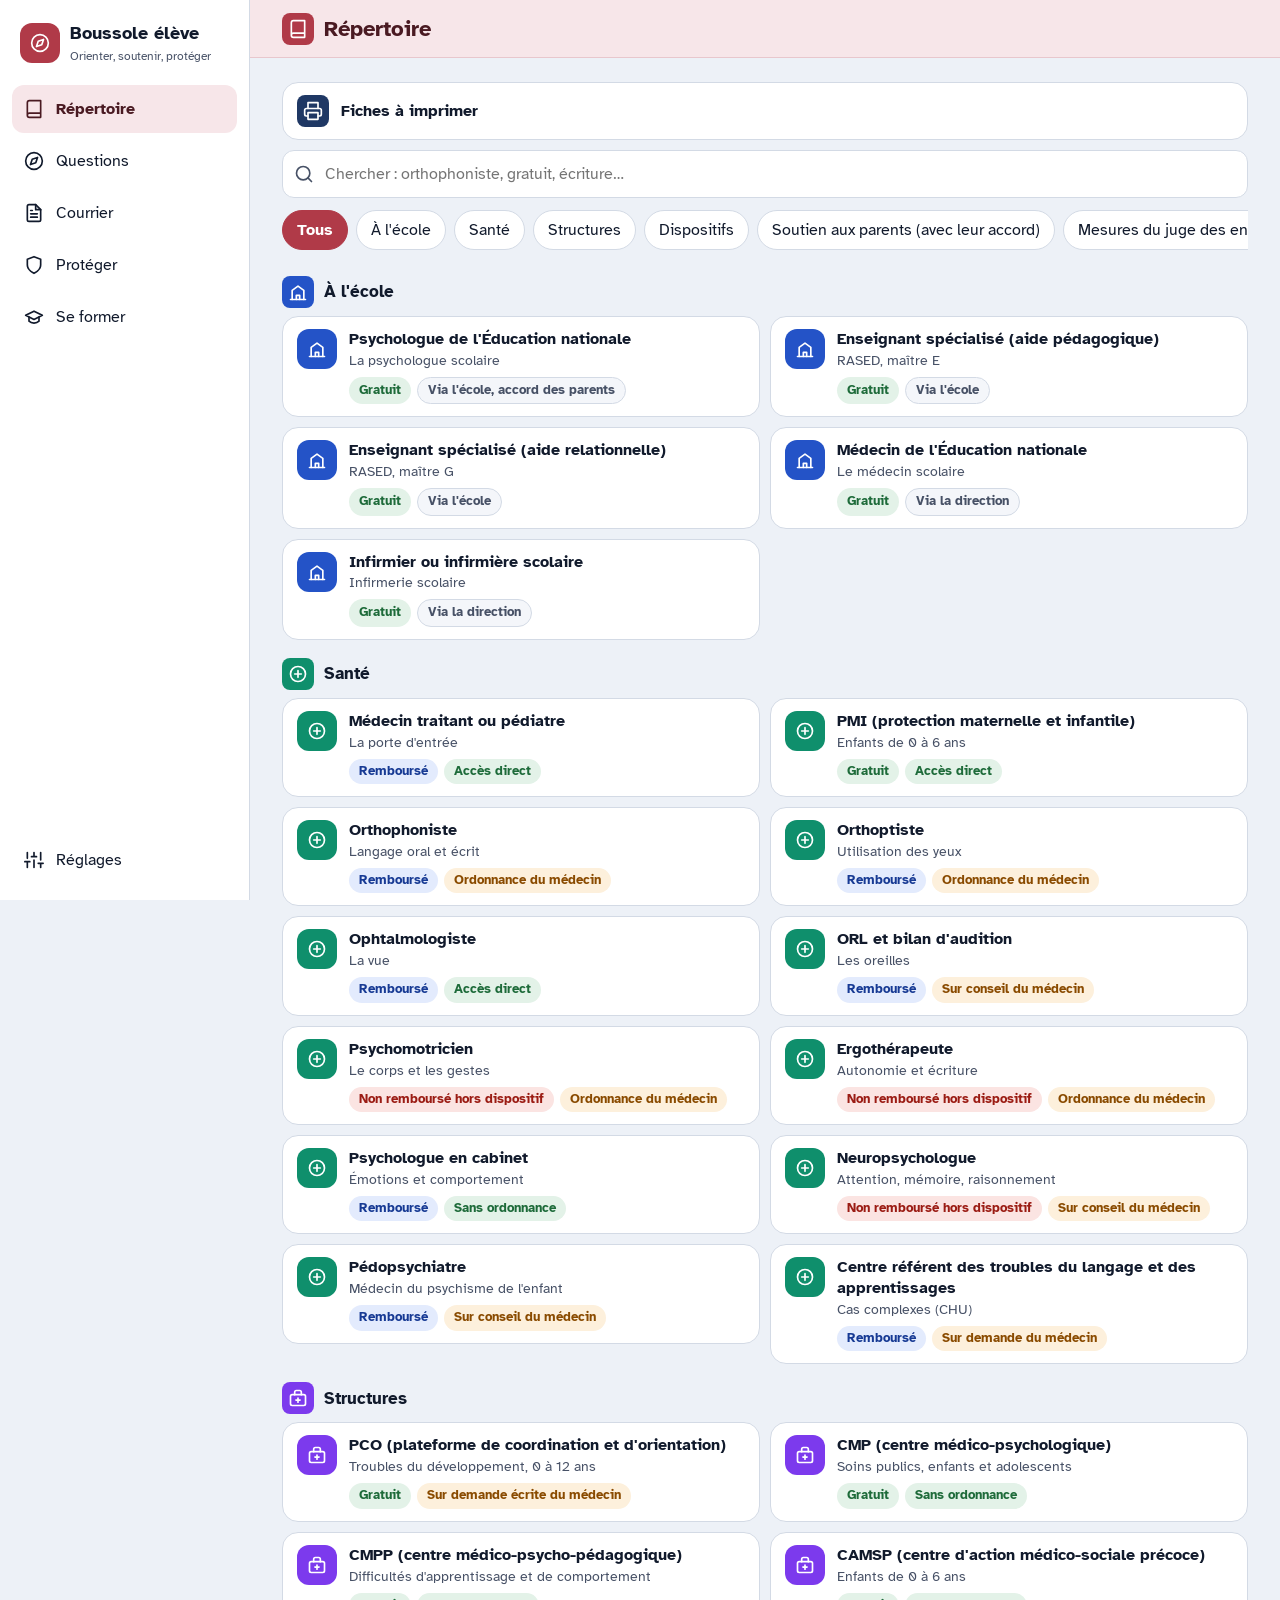
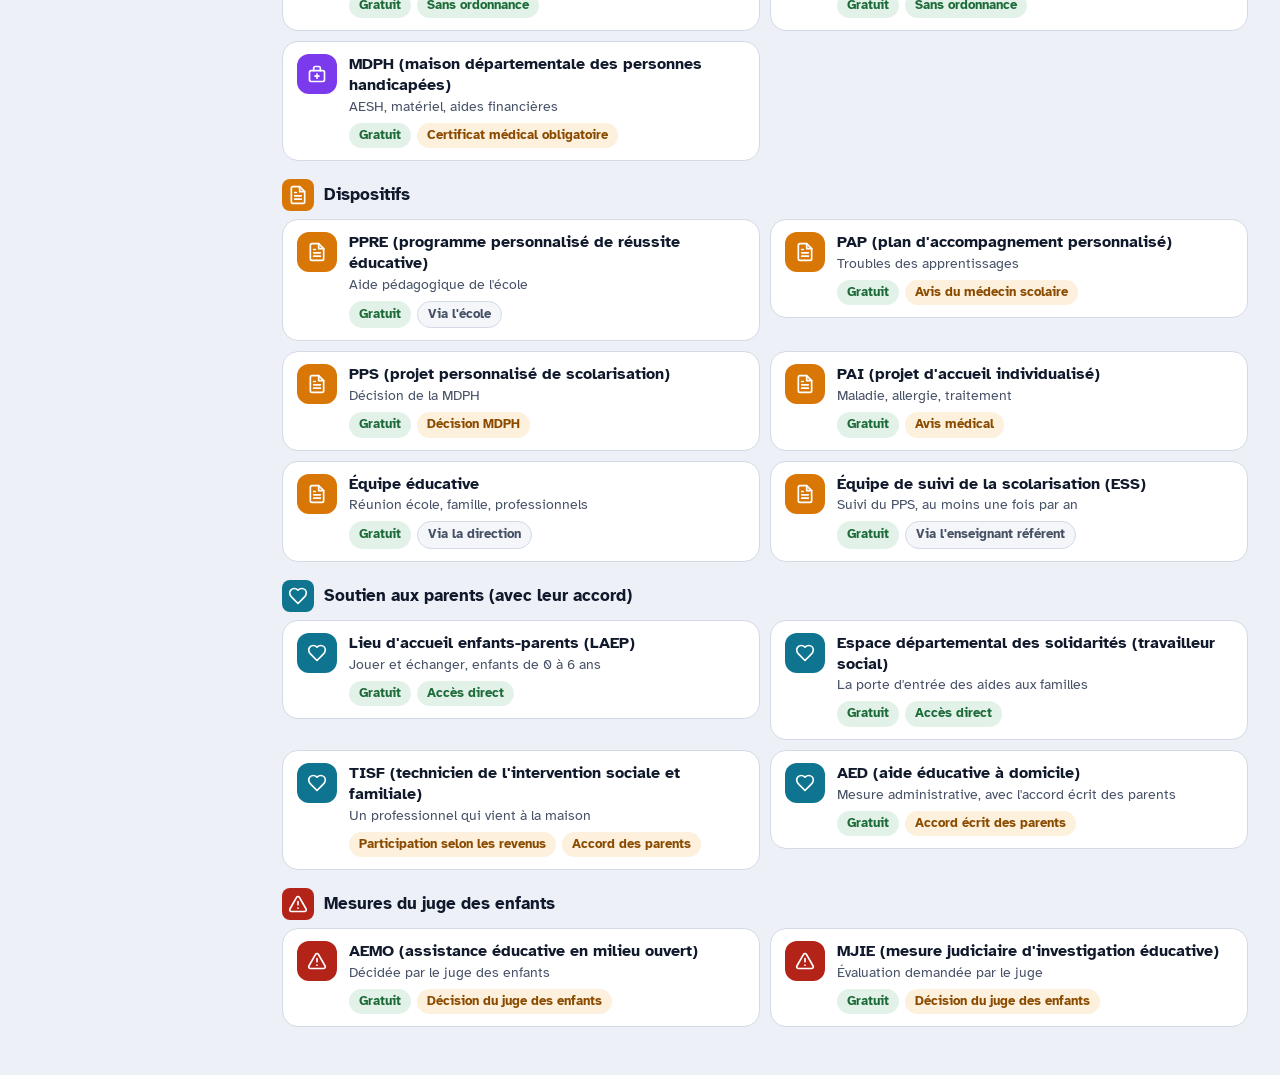
<file: orienter/index.html>
<!doctype html>
<!-- TECHNIQUE
Fiche d'identité
  Nom : Boussole élève (orienter, soutenir, protéger). Adresse inchangée : dossier orienter/ (ne pas renommer : appli installée et liens des fiches).
  Rôle : aider les enseignants et le directeur à savoir vers qui orienter un élève, comment soutenir sa famille et que faire quand il est peut-être en danger (rencontre, IP, signalement).
  Quand : avant ou après une rencontre avec la famille, en conseil de cycle, pour préparer une équipe éducative, face à une inquiétude pour la sécurité d'un enfant.
  Où : ordinateur de l'école ou de la maison, téléphone. Page publique sur GitHub Pages, sans compte.
  Écran n° 1 : le répertoire des professionnels, avec la prise en charge visible d'un coup d'œil.
  Ce qu'il ne fait pas : pas de dossier d'élève, pas de diagnostic, ne transmet rien (l'IP se fait sur le formulaire en ligne du Département), pas de compte rendu d'équipe éducative (skill compte-rendu-equipe-educative).
Version : voir VERSION (une seule constante)
Historique :
  - 1.3.1 (2026-11-22) Fiche « Équipe de suivi de la scolarisation (ESS) » à côté de l'équipe éducative (différence EE/ESS, GEVA-Sco première demande et réexamen) ; ESS dans la liste des aides déjà mises en place.
  - 1.3.0 (2026-11-21) Nouveau nom « Boussole élève ». Onglet Protéger : que faire (urgence, signalement, IP, rester attentif), comparer, recueillir la parole, rédiger une IP (en mémoire seulement, rien n'est enregistré), contacts (CRIP 44, parquet de Nantes, 119), textes de loi et sources. Date de vérification sur chaque fiche et chaque contact, rappel au-delà d'un an. Orthophonistes et neuropsychologues du secteur ajoutés (migration v3 : ajout aux appareils déjà installés, sans rien effacer). Fiche « Enfant en danger : que faire » à imprimer.
  - 1.2.0 (2026-11-21) Répertoire : catégories « Soutien aux parents » (LAEP, espace départemental des solidarités, TISF, AED, avec l'accord des parents) et « Mesures du juge des enfants » (AEMO, MJIE). Question « famille démunie ». Se former : section aides administratives / judiciaires. Coordonnées EDS Blain-Nozay et LAEP (Les P'tites Graines, Le Sablier) ajoutées aux réglages existants. Fiche familles : section « Pour vous, les parents » (3 pages).
  - 1.1.0 (2026-11-18) Fiches à imprimer (familles, enseignants) en PDF et Word, dossier fiches/, en tête du Répertoire (section repliable).
  - 1.0.0 (2026-11-18) Répertoire, Questions, Courrier, Se former, Réglages. et CACHE dans sw.js, à changer ensemble.
Publié dans le dépôt outils-classe, dossier orienter/ (appli installable, hors ligne).
Choix techniques :
  - Deux fichiers : index.html (code) et donnees.js (contenu modifiable sans toucher au code).
  - Aucune donnée envoyée sur internet. Réglages et brouillon du courrier en localStorage, sur l'appareil seulement.
  - Le brouillon s'efface automatiquement après N jours (réglable), pour limiter la conservation de données d'élève (RGPD).
  - Une seule source pour les constats : B.rep[id] ("oui" | "non" | "nsp"). « Questions » et « Courrier » lisent et écrivent la même chose.
  - Charte Repères v1 (couleur d'outil : --outil-orienter).
-->
<html lang="fr"><head><meta charset="utf-8">
<meta name="viewport" content="width=device-width,initial-scale=1,viewport-fit=cover">
<meta name="theme-color" content="#B03A48">
<title>Boussole élève</title>
<link rel="manifest" href="manifest.webmanifest"><link rel="icon" href="icon-192.png"><link rel="apple-touch-icon" href="icon-192.png">
<link rel="preconnect" href="https://fonts.googleapis.com"><link rel="preconnect" href="https://fonts.gstatic.com" crossorigin>
<link href="https://fonts.googleapis.com/css2?family=Atkinson+Hyperlegible:wght@400;700&display=swap" rel="stylesheet">
<style>
/* Charte Repères v1 */
:root{--fond:#EDF1F7;--surface:#FFFFFF;--surface-2:#F4F6FA;--encre:#111A2C;--encre-douce:#475166;--trait:#D3DAE5;--action:#2453C7;--action-douce:#E3EBFD;--action-foncee:#173A94;
--outil-orienter:#B03A48;--entete:#F7E6E9;--entete-ink:#4A1A22;--entete-bd:#E8C7CD;
--valide:#1F7A45;--attention:#B45309;--danger:#B42318;
--ok-bg:#E3F2E8;--ok-fg:#1E6B3A;--info-bg:#E3EBFD;--info-fg:#173A94;--warn-bg:#FDF0DC;--warn-fg:#8A4B00;--bad-bg:#FBE4E2;--bad-fg:#9B1C14;
--police:"Atkinson Hyperlegible",system-ui,sans-serif;--arrondi-s:8px;--arrondi-m:12px;--arrondi-l:16px;--cible:48px}
:root[data-theme=dark]{--fond:#0F1522;--surface:#172033;--surface-2:#1E2940;--encre:#E9EEF7;--encre-douce:#A3AEC2;--trait:#2C3852;--action:#7EA2FF;--action-douce:#1F2D52;--action-foncee:#C9D7FF;
--outil-orienter:#F07A88;--entete:#2A1A22;--entete-ink:#F6DDE1;--entete-bd:#4A2A33;--valide:#5CC97F;--attention:#F5A83C;--danger:#F97066;
--ok-bg:#16351F;--ok-fg:#8FE0A8;--info-bg:#1F2D52;--info-fg:#C9D7FF;--warn-bg:#3A2A10;--warn-fg:#F5C77A;--bad-bg:#3D1A18;--bad-fg:#F9A39C}
@media (prefers-color-scheme:dark){:root:not([data-theme=light]){--fond:#0F1522;--surface:#172033;--surface-2:#1E2940;--encre:#E9EEF7;--encre-douce:#A3AEC2;--trait:#2C3852;--action:#7EA2FF;--action-douce:#1F2D52;--action-foncee:#C9D7FF;
--outil-orienter:#F07A88;--entete:#2A1A22;--entete-ink:#F6DDE1;--entete-bd:#4A2A33;--valide:#5CC97F;--attention:#F5A83C;--danger:#F97066;
--ok-bg:#16351F;--ok-fg:#8FE0A8;--info-bg:#1F2D52;--info-fg:#C9D7FF;--warn-bg:#3A2A10;--warn-fg:#F5C77A;--bad-bg:#3D1A18;--bad-fg:#F9A39C}}

*{box-sizing:border-box}
html,body{margin:0}
body{background:var(--fond);color:var(--encre);font:16px/1.5 var(--police)}
button,input,select,textarea{font:inherit;color:inherit}
:focus-visible{outline:2px solid var(--action);outline-offset:2px}
svg.i{width:20px;height:20px;fill:none;stroke:currentColor;stroke-width:2;stroke-linecap:round;stroke-linejoin:round;flex:none}
.muted{color:var(--encre-douce)}
h1{font-size:22px;margin:0}
h2{font-size:20px;margin:0 0 12px}
h3{font-size:17px;margin:0 0 8px}
h4{font-size:15px;margin:14px 0 6px}
a{color:var(--action)}

/* Mise en page */
.app{display:flex;min-height:100vh}
.cote{display:none}
.principal{flex:1;min-width:0;display:flex;flex-direction:column}
header.entete{position:sticky;top:0;z-index:5;background:var(--entete);color:var(--entete-ink);border-bottom:1px solid var(--entete-bd);padding:10px 16px;display:flex;align-items:center;gap:10px}
header.entete .titre{flex:1;min-width:0;display:flex;align-items:center;gap:10px}
header.entete .tuile{background:var(--outil-orienter);color:#fff}
.contenu{padding:16px 16px 110px;max-width:1180px;width:100%}
nav.bas{position:fixed;left:0;right:0;bottom:0;z-index:6;display:flex;background:var(--surface);border-top:1px solid var(--trait);padding-bottom:env(safe-area-inset-bottom)}
nav.bas button{flex:1;min-width:0;min-height:60px;border:0;background:none;color:var(--encre-douce);display:flex;flex-direction:column;align-items:center;justify-content:center;gap:2px;font-size:12px;cursor:pointer}
nav.bas button[aria-current=page]{color:var(--outil-orienter);font-weight:700}
@media (min-width:1000px){
  .cote{display:flex;flex-direction:column;gap:4px;width:250px;flex:none;background:var(--surface);border-right:1px solid var(--trait);padding:16px 12px;position:sticky;top:0;height:100vh}
  .cote .marque{display:flex;align-items:center;gap:10px;padding:4px 8px 16px;font-weight:700;font-size:18px}
  .cote button{display:flex;align-items:center;gap:12px;min-height:var(--cible);border:0;border-radius:var(--arrondi-m);background:none;padding:0 12px;cursor:pointer;text-align:left;color:var(--encre)}
  .cote button:hover{background:var(--surface-2)}
  .cote button[aria-current=page]{background:var(--entete);color:var(--entete-ink);font-weight:700}
  .cote .bas-cote{margin-top:auto}
  nav.bas{display:none}
  .contenu{padding:24px 32px 48px}
  header.entete{padding:12px 32px}
}
.tuile{width:40px;height:40px;border-radius:var(--arrondi-m);display:grid;place-items:center;color:#fff;flex:none}
.tuile.p{width:32px;height:32px;border-radius:var(--arrondi-s)}
.tuile svg.i{width:20px;height:20px}

/* Boutons */
.btn{min-height:var(--cible);padding:0 16px;border-radius:var(--arrondi-m);font-weight:700;display:inline-flex;align-items:center;justify-content:center;gap:8px;border:1px solid var(--trait);background:var(--surface);color:var(--encre);cursor:pointer;text-decoration:none}
.btn.plein{background:var(--outil-orienter);border-color:var(--outil-orienter);color:#fff}
.btn.doux{background:var(--action-douce);border-color:transparent;color:var(--action-foncee)}
.btn.danger{color:var(--danger)}
.btn:disabled{opacity:.45;cursor:default}
.btn.petit{min-height:40px;padding:0 12px;font-size:15px}
.rangee{display:flex;flex-wrap:wrap;gap:8px;align-items:center}
.entete .btn{background:var(--surface);border-color:var(--entete-bd)}

/* Puces de filtre */
.puces{display:flex;gap:8px;overflow-x:auto;padding:2px 0 8px;scrollbar-width:none}
.puce{min-height:40px;padding:0 14px;border-radius:999px;border:1px solid var(--trait);background:var(--surface);cursor:pointer;white-space:nowrap;display:inline-flex;align-items:center;gap:6px}
.puce[aria-pressed=true]{background:var(--outil-orienter);border-color:var(--outil-orienter);color:#fff;font-weight:700}
.recherche{position:relative;margin-bottom:10px}
.recherche input{width:100%;min-height:var(--cible);border:1px solid var(--trait);border-radius:var(--arrondi-m);padding:0 14px 0 42px;background:var(--surface)}
.recherche svg{position:absolute;left:12px;top:14px;color:var(--encre-douce)}

/* Pastilles */
.badge{display:inline-flex;align-items:center;gap:6px;padding:3px 10px;border-radius:999px;font-size:13px;font-weight:700;white-space:nowrap}
.badge.ok{background:var(--ok-bg);color:var(--ok-fg)}
.badge.info{background:var(--info-bg);color:var(--info-fg)}
.badge.warn{background:var(--warn-bg);color:var(--warn-fg)}
.badge.bad{background:var(--bad-bg);color:var(--bad-fg)}
.badge.neutre{background:var(--surface-2);color:var(--encre-douce);border:1px solid var(--trait)}

/* Cartes du répertoire */
.groupe-titre{display:flex;align-items:center;gap:10px;margin:18px 0 8px;font-weight:700;font-size:17px}
.cartes{display:grid;gap:10px}
@media (min-width:1000px){.cartes{grid-template-columns:1fr 1fr;align-items:start}}
details.carte{background:var(--surface);border:1px solid var(--trait);border-radius:var(--arrondi-l)}
details.carte[open]{border:2px solid var(--c,var(--outil-orienter))}
details.carte>summary{list-style:none;cursor:pointer;padding:12px 14px;display:flex;gap:12px;align-items:flex-start}
details.carte>summary::-webkit-details-marker{display:none}
.carte .nom{font-weight:700;line-height:1.3}
.carte .court{color:var(--encre-douce);font-size:14px}
.carte .badges{display:flex;flex-wrap:wrap;gap:6px;margin-top:6px}
.carte .corps{padding:0 14px 14px;display:grid;gap:12px}
.bloc h4{margin:0 0 4px;font-size:14px;text-transform:none;color:var(--encre-douce)}
.bloc p{margin:0}
.bloc ul,.bloc ol{margin:0;padding-left:20px}
.prise{border-radius:var(--arrondi-m);padding:10px 12px;display:grid;gap:4px}
.prise.ok{background:var(--ok-bg);color:var(--ok-fg)}.prise.info{background:var(--info-bg);color:var(--info-fg)}.prise.warn{background:var(--warn-bg);color:var(--warn-fg)}.prise.bad{background:var(--bad-bg);color:var(--bad-fg)}
.prise b{font-size:16px}
.contact{background:var(--surface-2);border-radius:var(--arrondi-m);padding:10px 12px}
.vide{padding:24px;text-align:center;color:var(--encre-douce)}

/* Questions */
.grille-tuiles{display:grid;grid-template-columns:repeat(auto-fill,minmax(150px,1fr));gap:10px}
.tuile-choix{border:2px solid var(--trait);background:var(--surface);border-radius:var(--arrondi-l);padding:14px;min-height:96px;display:flex;flex-direction:column;align-items:flex-start;gap:8px;cursor:pointer;text-align:left}
.tuile-choix[aria-pressed=true]{border-color:var(--c,var(--outil-orienter));background:color-mix(in srgb,var(--c,var(--outil-orienter)) 8%,var(--surface))}
.tuile-choix .nb{font-size:13px;color:var(--encre-douce)}
.carte-q{background:var(--surface);border:2px solid var(--c,var(--outil-orienter));border-radius:var(--arrondi-l);padding:20px;max-width:720px}
.carte-q .question{font-size:22px;font-weight:700;line-height:1.35;margin:14px 0 20px}
.reponses{display:grid;grid-template-columns:1fr 1fr 1fr;gap:10px}
.reponses .btn{min-height:64px;font-size:18px}
.reponses .btn[aria-pressed=true]{outline:3px solid var(--c,var(--outil-orienter));outline-offset:1px}
.btn.oui{background:var(--ok-bg);color:var(--ok-fg);border-color:transparent}
.btn.non{background:var(--surface-2)}
.progres{height:8px;background:var(--surface-2);border-radius:99px;overflow:hidden;margin-top:12px}
.progres i{display:block;height:100%;background:var(--c,var(--outil-orienter))}
.alerte{border-left:6px solid var(--danger);background:var(--bad-bg);color:var(--bad-fg);border-radius:var(--arrondi-m);padding:12px 14px;display:flex;gap:10px;margin-bottom:10px}
.encadre{background:var(--surface);border:1px solid var(--trait);border-radius:var(--arrondi-l);padding:16px;margin-bottom:12px}
.piste{display:flex;gap:12px;align-items:flex-start;padding:10px 0;border-top:1px solid var(--trait)}
.piste:first-of-type{border-top:0}
.barre{height:6px;border-radius:99px;background:var(--outil-orienter);opacity:.8}
.note{background:var(--warn-bg);color:var(--warn-fg);border-radius:var(--arrondi-m);padding:10px 12px;font-size:15px}
ol.etapes{padding-left:22px;margin:0}ol.etapes li{margin-bottom:8px}

/* Courrier */
.deux{display:grid;gap:16px}
@media (min-width:1000px){.deux{grid-template-columns:minmax(0,1fr) minmax(0,1fr);align-items:start}.apercu-col{position:sticky;top:84px}}
.champ{display:grid;gap:4px;margin-bottom:10px}
.champ label{font-weight:700;font-size:14px}
.champ input,.champ textarea,.champ select{width:100%;min-width:0;min-height:44px;border:1px solid var(--trait);border-radius:var(--arrondi-s);padding:8px 10px;background:var(--surface)}
.champ textarea{min-height:90px;resize:vertical}
.grille2{display:grid;grid-template-columns:1fr 1fr;gap:0 10px}
@media (max-width:520px){.grille2{grid-template-columns:1fr}}
details.sec{background:var(--surface);border:1px solid var(--trait);border-radius:var(--arrondi-l);margin-bottom:10px}
details.sec[open]{border:2px solid var(--c,var(--outil-orienter))}
details.sec>summary{list-style:none;cursor:pointer;display:flex;align-items:center;gap:12px;padding:12px 14px;font-weight:700;font-size:16px}
details.sec>summary::-webkit-details-marker{display:none}
details.sec>summary .compte{margin-left:auto}
details.sec .int{padding:0 14px 14px}
.coche{display:flex;gap:10px;align-items:flex-start;padding:8px 6px;border-radius:var(--arrondi-s);cursor:pointer}
.coche:hover{background:var(--surface-2)}
.coche input{width:22px;height:22px;margin:1px 0 0;flex:none;accent-color:var(--outil-orienter)}
.papier{background:#fff;color:#111;border:1px solid var(--trait);border-radius:var(--arrondi-m);padding:28px 30px;font:14px/1.5 Arial,sans-serif;box-shadow:0 2px 10px rgba(0,0,0,.06)}
.papier h3{font-size:15px;margin:14px 0 4px;color:#1F3864}
.papier ul{margin:0 0 6px;padding-left:20px}
.papier .ent{display:flex;justify-content:space-between;gap:16px;font-size:13px;color:#333;margin-bottom:18px}
.papier .obj{font-weight:700;margin:12px 0}
.papier .sig{display:grid;grid-template-columns:repeat(3,minmax(0,1fr));gap:10px;width:calc(100% - 2px);margin-top:22px;text-align:center;font-size:12.5px}
.papier .sig div{border:1px solid #9AA9C2;min-height:90px;padding:6px}
.papier .pied{margin-top:16px;font-size:11.5px;color:#555;text-align:center}
.bandeau-brouillon{display:flex;gap:10px;align-items:flex-start;background:var(--info-bg);color:var(--info-fg);border-radius:var(--arrondi-m);padding:10px 12px;margin-bottom:12px;font-size:15px}

/* Se former et réglages */
.outils-sec{display:flex;justify-content:flex-end;gap:8px;margin-bottom:10px}
.deuxcol{display:grid;gap:12px}@media (min-width:700px){.deuxcol{grid-template-columns:1fr 1fr}}
.deuxcol h4{margin-top:0}
table.tab{width:100%;border-collapse:collapse;font-size:15px}
table.tab td,table.tab th{border-bottom:1px solid var(--trait);padding:8px;text-align:left;vertical-align:top}
dl.gloss{display:grid;grid-template-columns:max-content 1fr;gap:6px 14px;margin:0}dl.gloss dt{font-weight:700}dl.gloss dd{margin:0}
.ligne-contact{border:1px solid var(--trait);border-radius:var(--arrondi-m);padding:10px;margin-bottom:10px;background:var(--surface-2)}

#toast{position:fixed;left:50%;bottom:84px;transform:translateX(-50%);background:var(--encre);color:var(--fond);padding:10px 16px;border-radius:var(--arrondi-m);opacity:0;transition:opacity .2s;pointer-events:none;z-index:20;max-width:90vw}
/* Protéger */
.urgences{display:grid;grid-template-columns:repeat(2,1fr);gap:8px;margin-bottom:14px}
@media (min-width:700px){.urgences{grid-template-columns:repeat(4,1fr)}}
.urgences a{display:flex;align-items:center;gap:10px;min-height:56px;padding:8px 12px;border-radius:var(--arrondi-m);background:var(--bad-bg);color:var(--bad-fg);text-decoration:none;border:1px solid transparent}
.urgences a b{font-size:24px;line-height:1}.urgences a span{font-size:13px;line-height:1.25}
.urgences.compact{grid-template-columns:repeat(4,1fr)}.urgences.compact a{min-height:44px;justify-content:center;padding:6px}.urgences.compact a span{display:none}.urgences.compact a b{font-size:20px}
.urgences a:focus-visible,.urgences a:hover{border-color:var(--danger)}
.issue{border-left:6px solid var(--c);background:var(--surface);border-radius:var(--arrondi-l);padding:16px;margin-bottom:12px;border-top:1px solid var(--trait);border-right:1px solid var(--trait);border-bottom:1px solid var(--trait)}
.issue h2{margin-top:0;color:var(--c)}
.tab-defile{overflow-x:auto;-webkit-overflow-scrolling:touch}
.tab-defile table{min-width:640px}
table.tab th[scope=row]{color:var(--encre-douce);white-space:nowrap}
.ip-sortie{white-space:pre-wrap;font-family:inherit;font-size:15px;background:var(--surface);border:1px solid var(--trait);border-radius:var(--arrondi-m);padding:14px;max-height:60vh;overflow:auto}
.verif{font-size:13px;color:var(--encre-douce);margin-top:6px}
.contact .verif{margin-top:4px}
.mot-repere{background:var(--warn-bg);color:var(--warn-fg);border-radius:var(--arrondi-m);padding:8px 10px;margin:6px 0;font-size:15px}
.ok-msg{background:var(--ok-bg);color:var(--ok-fg);border-radius:var(--arrondi-m);padding:8px 10px;font-size:15px}
#impression{display:none}

@media print{
  @page{size:A4;margin:16mm}
  body{background:#fff}
  .app,nav.bas,#toast{display:none!important}
  #impression{display:block;-webkit-print-color-adjust:exact;print-color-adjust:exact}
  #impression .papier{border:0;box-shadow:none;padding:0}
}
/* Fiche famille (impression) */
.fiche{font:15px/1.5 Arial,sans-serif;color:#111}
.fiche .ent{font-size:13px;color:#333;margin-bottom:14px}
.fiche h1{font-size:24px;color:#1F3864;margin:0 0 4px}
.fiche .pastilles{display:flex;gap:10px;margin:14px 0}
.fiche .pastilles div{flex:1;border-radius:10px;padding:10px;text-align:center;font-weight:700;font-size:16px}
.fiche .g{background:#E3F2E8;color:#1E6B3A}.fiche .b{background:#E3EBFD;color:#173A94}.fiche .o{background:#FDF0DC;color:#8A4B00}.fiche .r{background:#FBE4E2;color:#9B1C14}
.fiche h2{font-size:17px;color:#1F3864;margin:16px 0 6px}
.fiche .cadre{border-left:5px solid #2E5597;background:#F2F5FA;padding:10px 14px;margin-top:10px}
</style></head><body>
<div class="app">
  <aside class="cote" id="cote"></aside>
  <div class="principal">
    <header class="entete" id="entete"></header>
    <main class="contenu" id="vue"></main>
  </div>
</div>
<nav class="bas" id="nav"></nav>
<div id="toast" role="status" aria-live="polite"></div>
<div id="impression"></div>
<script src="donnees.js"></script>
<script>
"use strict";
const VERSION = "1.3.1";
const CLE_R = "orienter-reglages", CLE_B = "orienter-brouillon", CLE_SEC = "orienter-sections";

/* ---------- Pictogrammes (style Lucide) ---------- */
const P = {
  ecole:'<path d="M3 21h18"/><path d="M5 21V10l7-5 7 5v11"/><path d="M10 21v-5h4v5"/>',
  sante:'<circle cx="12" cy="12" r="9"/><path d="M12 8v8M8 12h8"/>',
  structure:'<rect x="3" y="8" width="18" height="13" rx="2"/><path d="M8 8V5a2 2 0 0 1 2-2h4a2 2 0 0 1 2 2v3"/><path d="M12 12v5M9.5 14.5h5"/>',
  fichier:'<path d="M14 2H6a2 2 0 0 0-2 2v16a2 2 0 0 0 2 2h12a2 2 0 0 0 2-2V8z"/><path d="M14 2v6h6M16 13H8M16 17H8M10 9H8"/>',
  bulle:'<path d="M7.9 20A9 9 0 1 0 4 16.1L2 22Z"/>',
  oreille:'<path d="M6 8.5a6.5 6.5 0 1 1 13 0c0 6-6 6-6 10a3.5 3.5 0 1 1-7 0"/><path d="M15 8.5a2.5 2.5 0 0 0-5 0v1a2 2 0 1 1 0 4"/>',
  oeil:'<path d="M2 12s3-7 10-7 10 7 10 7-3 7-10 7-10-7-10-7Z"/><circle cx="12" cy="12" r="3"/>',
  livre:'<path d="M2 4h6a4 4 0 0 1 4 4v13a3 3 0 0 0-3-3H2z"/><path d="M22 4h-6a4 4 0 0 0-4 4v13a3 3 0 0 1 3-3h7z"/>',
  calcul:'<rect x="4" y="2" width="16" height="20" rx="2"/><path d="M8 6h8M8 11h.01M12 11h.01M16 11h.01M8 15h.01M12 15h.01M16 15v3M8 18h.01M12 18h.01"/>',
  crayon:'<path d="M17 3a2.85 2.83 0 1 1 4 4L7.5 20.5 2 22l1.5-5.5Z"/>',
  corps:'<circle cx="12" cy="4.5" r="2"/><path d="M8 22l2-7-3-3 3-4h4l3 4-3 3 2 7"/>',
  eclair:'<path d="M13 2 3 14h9l-1 8 10-12h-9l1-8z"/>',
  coeur:'<path d="M19 14c1.49-1.46 3-3.21 3-5.5A5.5 5.5 0 0 0 16.5 3c-1.76 0-3 .5-4.5 2-1.5-1.5-2.74-2-4.5-2A5.5 5.5 0 0 0 2 8.5c0 2.3 1.5 4.05 3 5.5l7 7Z"/>',
  groupe:'<path d="M16 21v-2a4 4 0 0 0-4-4H6a4 4 0 0 0-4 4v2"/><circle cx="9" cy="7" r="4"/><path d="M22 21v-2a4 4 0 0 0-3-3.87M16 3.13a4 4 0 0 1 0 7.75"/>',
  lune:'<path d="M12 3a6 6 0 0 0 9 9 9 9 0 1 1-9-9Z"/>',
  boussole:'<circle cx="12" cy="12" r="10"/><path d="m16.24 7.76-2.12 6.36-6.36 2.12 2.12-6.36 6.36-2.12z"/>',
  annuaire:'<path d="M4 19.5v-15A2.5 2.5 0 0 1 6.5 2H20v20H6.5a2.5 2.5 0 0 1 0-5H20"/>',
  former:'<path d="M22 10 12 5 2 10l10 5 10-5Z"/><path d="M6 12v5c3 3 9 3 12 0v-5"/>',
  reglages:'<path d="M4 21v-7M4 10V3M12 21v-9M12 8V3M20 21v-5M20 12V3M1 14h6M9 8h6M17 16h6"/>',
  imprimer:'<path d="M6 9V2h12v7"/><path d="M6 18H4a2 2 0 0 1-2-2v-5a2 2 0 0 1 2-2h16a2 2 0 0 1 2 2v5a2 2 0 0 1-2 2h-2"/><rect x="6" y="14" width="12" height="8"/>',
  copier:'<rect x="8" y="8" width="14" height="14" rx="2"/><path d="M4 16c-1.1 0-2-.9-2-2V4c0-1.1.9-2 2-2h10c1.1 0 2 .9 2 2"/>',
  poubelle:'<path d="M3 6h18M19 6v14a2 2 0 0 1-2 2H7a2 2 0 0 1-2-2V6M8 6V4a2 2 0 0 1 2-2h4a2 2 0 0 1 2 2v2"/>',
  chercher:'<circle cx="11" cy="11" r="8"/><path d="m21 21-4.3-4.3"/>',
  alerte:'<path d="m21.73 18-8-14a2 2 0 0 0-3.48 0l-8 14A2 2 0 0 0 4 21h16a2 2 0 0 0 1.73-3Z"/><path d="M12 9v4M12 17h.01"/>',
  annuler:'<path d="M3 7v6h6"/><path d="M21 17a9 9 0 0 0-9-9 9 9 0 0 0-6 2.3L3 13"/>',
  telecharger:'<path d="M21 15v4a2 2 0 0 1-2 2H5a2 2 0 0 1-2-2v-4M7 10l5 5 5-5M12 15V3"/>',
  retour:'<path d="m15 18-6-6 6-6"/>',
  ok:'<path d="M20 6 9 17l-5-5"/>',
  plus:'<path d="M12 5v14M5 12h14"/>',
  info:'<circle cx="12" cy="12" r="10"/><path d="M12 16v-4M12 8h.01"/>',
  lien:'<path d="M10 13a5 5 0 0 0 7.54.54l3-3a5 5 0 0 0-7.07-7.07l-1.72 1.71"/><path d="M14 11a5 5 0 0 0-7.54-.54l-3 3a5 5 0 0 0 7.07 7.07l1.71-1.71"/>',
  bouclier:'<path d="M12 22s8-4 8-10V5l-8-3-8 3v7c0 6 8 10 8 10z"/>',
  tel:'<path d="M22 16.92v3a2 2 0 0 1-2.18 2 19.79 19.79 0 0 1-8.63-3.07 19.5 19.5 0 0 1-6-6 19.79 19.79 0 0 1-3.07-8.67A2 2 0 0 1 4.11 2h3a2 2 0 0 1 2 1.72c.13.96.36 1.9.7 2.81a2 2 0 0 1-.45 2.11L8.09 9.91a16 16 0 0 0 6 6l1.27-1.27a2 2 0 0 1 2.11-.45c.91.34 1.85.57 2.81.7A2 2 0 0 1 22 16.92z"/>'
};
function ic(n){return '<svg class="i" viewBox="0 0 24 24" aria-hidden="true">'+(P[n]||"")+'</svg>'}
function esc(s){return String(s==null?"":s).replace(/[&<>"']/g,function(c){return{"&":"&amp;","<":"&lt;",">":"&gt;",'"':"&quot;","'":"&#39;"}[c]})}

/* ---------- Données de l'appareil ---------- */
function defautR(){return{v:3,theme:"auto",expire:30,ecole:{nom:"École primaire Andrée Chedid",ville:"Blain",circo:"Circonscription de Blain-Nozay",adresse:"",tel:"",mail:"",directeur:"Xavier Gougaud"},contacts:JSON.parse(JSON.stringify(CONTACTS_DEFAUT)),prot:{ien:{nom:"",tel:"",mail:""},ctss:{nom:"",tel:"",mail:""}}}}
function defautB(){return{v:1,savedAt:0,eleve:{prenom:"",nom:"",naissance:"",classe:"",enseignant:""},rencontre:"",niveau:"",domaines:[],rep:{},aides:{},autresAides:"",obs:"",persiste:true}}
function migrerR(d){var r=defautR();if(!d||typeof d!=="object")return r;r.theme=d.theme||r.theme;if(typeof d.expire==="number")r.expire=d.expire;r.ecole=Object.assign(r.ecole,d.ecole||{});
  if(d.prot&&typeof d.prot==="object"){r.prot.ien=Object.assign(r.prot.ien,d.prot.ien||{});r.prot.ctss=Object.assign(r.prot.ctss,d.prot.ctss||{})}
  if(Array.isArray(d.contacts)){r.contacts=d.contacts;var vAvant=typeof d.v==="number"?d.v:1;
    // Ajoute les fiches apparues depuis la version des réglages de l'appareil, sans doublon ni effacement
    var noms=r.contacts.map(function(x){return(x.nom||"").toLowerCase()});
    CONTACTS_DEFAUT.forEach(function(c){if((c.depuis||1)>vAvant&&noms.indexOf(c.nom.toLowerCase())<0)r.contacts.push(JSON.parse(JSON.stringify(c)))})}
  return r}
function migrerB(d){var b=defautB();if(!d||typeof d!=="object")return b;Object.keys(b).forEach(function(k){if(d[k]!==undefined)b[k]=d[k]});b.eleve=Object.assign(defautB().eleve,d.eleve||{});return b}
function lire(cle,migrer){try{var t=localStorage.getItem(cle);return migrer(t?JSON.parse(t):null)}catch(e){try{localStorage.setItem(cle+"-secours",localStorage.getItem(cle))}catch(x){}return migrer(null)}}
function ecrire(cle,val){try{localStorage.setItem(cle,JSON.stringify(val))}catch(e){toast("Enregistrement impossible sur cet appareil")}}

const S={vue:"repertoire",filtre:"tous",cherche:"",q:{etape:"niveau",i:0},p:{page:"accueil",rep:{}},ip:ipVide(),annul:[],refaire:[]};
let R=lire(CLE_R,migrerR);
let B=lire(CLE_B,migrerB);
let SEC={};try{SEC=JSON.parse(localStorage.getItem(CLE_SEC))||{}}catch(e){SEC={}}

// Effacement automatique du brouillon
(function(){if(R.expire>0&&B.savedAt&&Date.now()-B.savedAt>R.expire*864e5){B=defautB();try{localStorage.removeItem(CLE_B)}catch(e){}setTimeout(function(){toast("Ancien brouillon effacé automatiquement")},400)}})();

function sauverR(){ecrire(CLE_R,R)}
function sauverB(){B.savedAt=Date.now();ecrire(CLE_B,B)}
function brouillonVide(){return !B.eleve.prenom&&!B.eleve.nom&&!Object.keys(B.rep).length&&!Object.keys(B.aides).length&&!B.obs&&!B.autresAides}
// Annuler / rétablir (Ctrl+Z, Ctrl+Maj+Z) sur le brouillon
function avant(){S.annul.push(JSON.stringify(B));if(S.annul.length>60)S.annul.shift();S.refaire=[]}
function annuler(){if(!S.annul.length){toast("Rien à annuler");return}S.refaire.push(JSON.stringify(B));B=migrerB(JSON.parse(S.annul.pop()));sauverB();rendre();toast("Annulé")}
function refaire(){if(!S.refaire.length)return;S.annul.push(JSON.stringify(B));B=migrerB(JSON.parse(S.refaire.pop()));sauverB();rendre();toast("Rétabli")}

function toast(t){var el=document.getElementById("toast");el.textContent=t;el.style.opacity=1;clearTimeout(el._t);el._t=setTimeout(function(){el.style.opacity=0},2400)}
function theme(){if(R.theme==="auto")delete document.documentElement.dataset.theme;else document.documentElement.dataset.theme=R.theme}

/* ---------- Outils de calcul ---------- */
function pro(id){return PROS.find(function(p){return p.id===id})}
function cat(id){return CATEGORIES.find(function(c){return c.id===id})}
function tousItems(){var l=[];DOMAINES.forEach(function(d){d.items.forEach(function(it){l.push(Object.assign({dom:d},it))})});return l}
function itemsNiveau(niv){return tousItems().filter(function(it){return !it.niv||!niv||it.niv===niv})}
function oui(id){return B.rep[id]==="oui"}
function ordoCls(o){if(/Sans ordonnance|Accès direct/.test(o))return"ok";if(/Via/.test(o))return"neutre";return"warn"}
function badges(p){var c=COUTS[p.cout];return '<span class="badge '+c.cls+'">'+esc(c.txt)+'</span><span class="badge '+ordoCls(p.ordo)+'">'+esc(p.ordo)+'</span>'}

/* ---------- Navigation ---------- */
const ONGLETS=[["repertoire","Répertoire","annuaire"],["questions","Questions","boussole"],["courrier","Courrier","fichier"],["proteger","Protéger","bouclier"],["former","Se former","former"],["reglages","Réglages","reglages"]];
function aller(vue,q,p){S.vue=vue;if(q)S.q=q;if(p)S.p=p;history.pushState({vue:S.vue,q:S.q,p:S.p},"","#"+vue);rendre();window.scrollTo(0,0)}
addEventListener("popstate",function(e){var st=e.state||{};S.vue=st.vue||"repertoire";if(st.q)S.q=st.q;S.p=st.p||{page:"accueil",rep:{}};rendre()});

function rendreCadre(){
  var t=ONGLETS.find(function(o){return o[0]===S.vue});
  var annul=(S.vue==="courrier"||S.vue==="questions")?'<button class="btn petit" data-act="annuler" title="Annuler (Ctrl+Z)">'+ic("annuler")+'<span>Annuler</span></button>':"";
  document.getElementById("entete").innerHTML='<div class="titre"><span class="tuile p">'+ic(t[2])+'</span><div><h1>'+t[1]+'</h1></div></div>'+annul;
  var cote='<div class="marque"><span class="tuile" style="background:var(--outil-orienter)">'+ic("boussole")+'</span><span>Boussole élève<small style="display:block;font-weight:400;font-size:12px;color:var(--encre-douce)">Orienter, soutenir, protéger</small></span></div>';
  ONGLETS.forEach(function(o,i){cote+=(o[0]==="reglages"?'<div class="bas-cote"></div>':"")+'<button data-tab="'+o[0]+'" '+(S.vue===o[0]?'aria-current="page"':"")+'>'+ic(o[2])+'<span>'+o[1]+'</span></button>'});
  document.getElementById("cote").innerHTML=cote;
  document.getElementById("nav").innerHTML=ONGLETS.map(function(o){return '<button data-tab="'+o[0]+'" '+(S.vue===o[0]?'aria-current="page"':"")+'>'+ic(o[2])+'<span>'+o[1]+'</span></button>'}).join("");
}

/* ---------- Répertoire ---------- */
function contactsDe(id){return R.contacts.filter(function(c){return c.pro===id&&(c.nom||c.tel||c.adresse)})}
function htmlContact(c){
  var t='<div class="contact"><b>'+esc(c.nom)+'</b>';
  if(c.adresse)t+='<br>'+esc(c.adresse);
  if(c.tel)t+='<br><a href="tel:'+esc(c.tel.replace(/\s/g,""))+'">'+esc(c.tel)+'</a>';
  if(c.mail)t+='<br><a href="mailto:'+esc(c.mail)+'">'+esc(c.mail)+'</a>';
  if(c.note)t+='<br><span class="muted">'+esc(c.note)+'</span>';
  if(c.site)t+='<br><a href="'+esc(c.site)+'" target="_blank" rel="noopener">Site</a>';
  if(c.verifie)t+='<div class="verif">Vérifié : '+esc(fmtVerif(c.verifie))+(vieux(c.verifie)?' · à revérifier':'')+'</div>';
  return t+'</div>';
}
function carteHTML(p){
  var c=cat(p.cat),cout=COUTS[p.cout];
  var h='<details class="carte" style="--c:'+c.couleur+'" data-pro="'+p.id+'"><summary><span class="tuile" style="background:'+c.couleur+'">'+ic(c.picto)+'</span><div><div class="nom">'+esc(p.nom)+'</div><div class="court">'+esc(p.court)+'</div><div class="badges">'+badges(p)+'</div></div></summary><div class="corps">';
  h+='<div class="bloc"><h4>À quoi ça sert</h4><p>'+esc(p.sert)+'</p></div>';
  if(p.quand&&p.quand.length)h+='<div class="bloc"><h4>Quand y penser</h4><ul>'+p.quand.map(function(x){return"<li>"+esc(x)+"</li>"}).join("")+'</ul></div>';
  if(p.acces&&p.acces.length)h+='<div class="bloc"><h4>Comment y aller</h4><ol>'+p.acces.map(function(x){return"<li>"+esc(x)+"</li>"}).join("")+'</ol></div>';
  h+='<div class="prise '+cout.cls+'"><b>'+esc(cout.txt)+' · '+esc(p.ordo)+'</b><span>'+esc(p.coutTxt)+'</span>'+(p.delai?'<span>Délai : '+esc(p.delai)+'</span>':"")+'</div>';
  if(p.parler)h+='<div class="bloc"><h4>Pour en parler</h4><p>'+esc(p.parler)+'</p></div>';
  var cs=contactsDe(p.id);if(cs.length)h+='<div class="bloc"><h4>Près de chez nous</h4>'+(cs.length>3?'<details class="plus-contacts"><summary class="btn petit doux">Voir les '+cs.length+' contacts</summary><div class="cartes" style="margin-top:8px">'+cs.map(htmlContact).join("")+'</div></details>':cs.map(htmlContact).join(""))+'</div>';
  h+='<div class="verif">Informations vérifiées : '+esc(fmtVerif(p.verifie||VERIFICATION.date))+(p.lien?' · source : '+esc(p.lien.txt):"")+'</div>';
  var act="";
  if(p.lien)act+='<a class="btn petit" href="'+esc(p.lien.url)+'" target="_blank" rel="noopener">'+ic("lien")+esc(p.lien.txt)+'</a>';
  if(p.famille)act+='<button class="btn petit doux" data-act="fiche" data-id="'+p.id+'">'+ic("imprimer")+'Fiche pour la famille</button>';
  if(act)h+='<div class="rangee">'+act+'</div>';
  return h+'</div></details>';
}
function vueRepertoire(){
  var h=rappelVerif();
  h+=sec("r-fiches","Fiches à imprimer","#1F3864","imprimer",
    '<div class="cartes">'+[["fiche-familles","Pour les familles","Les professionnels qui peuvent aider votre enfant. Mots simples, ordonnance et coût en couleur, aides pour les parents. 3 pages A4."],
      ["fiche-enseignants","Pour les enseignants","Tous les professionnels : rôle, quand y penser, comment y aller, prise en charge, délai. Tableau A4 paysage."],
      ["fiche-enfant-en-danger","Enfant en danger : que faire","Urgence, signalement, IP : les étapes, la parole de l'enfant et les contacts. Une page A4, pour le classeur du remplaçant et la salle des maîtres."]].map(function(f){
      return '<div class="encadre" style="margin:0"><b>'+f[1]+'</b><p class="muted" style="margin:4px 0 10px;font-size:15px">'+f[2]+'</p><div class="rangee"><a class="btn petit plein" href="fiches/'+f[0]+'.pdf" target="_blank" rel="noopener">'+ic("imprimer")+'PDF</a><a class="btn petit" href="fiches/'+f[0]+'.docx" download>'+ic("telecharger")+'Word</a></div></div>'}).join("")+'</div>',"");
  h+='<div class="recherche">'+ic("chercher")+'<input id="cherche" type="search" placeholder="Chercher : orthophoniste, gratuit, écriture…" value="'+esc(S.cherche)+'" aria-label="Chercher"></div>';
  h+='<div class="puces" role="group" aria-label="Filtrer">'+[["tous","Tous"]].concat(CATEGORIES.map(function(c){return[c.id,c.nom]})).concat([["gratuit","Gratuit"]]).map(function(f){return '<button class="puce" data-filtre="'+f[0]+'" aria-pressed="'+(S.filtre===f[0])+'">'+f[1]+'</button>'}).join("")+'</div>';
  var q=S.cherche.trim().toLowerCase();
  var liste=PROS.filter(function(p){
    if(S.filtre==="gratuit"&&p.cout!=="gratuit")return false;
    if(S.filtre!=="tous"&&S.filtre!=="gratuit"&&p.cat!==S.filtre)return false;
    if(!q)return true;
    var t=(p.nom+" "+p.court+" "+p.sert+" "+(p.quand||[]).join(" ")+" "+COUTS[p.cout].txt+" "+p.ordo).toLowerCase();
    return q.split(/\s+/).every(function(m){return t.indexOf(m)>=0});
  });
  if(!liste.length)return h+'<div class="vide">Aucun résultat. Essaie un autre mot.</div>';
  CATEGORIES.forEach(function(c){
    var l=liste.filter(function(p){return p.cat===c.id});if(!l.length)return;
    h+='<div class="groupe-titre"><span class="tuile p" style="background:'+c.couleur+'">'+ic(c.picto)+'</span>'+c.nom+'</div><div class="cartes">'+l.map(carteHTML).join("")+'</div>';
  });
  return h;
}

/* ---------- Questions ---------- */
function listeQ(){var dom=B.domaines.length?B.domaines:DOMAINES.map(function(d){return d.id});return itemsNiveau(B.niveau).filter(function(it){return dom.indexOf(it.dom.id)>=0})}
function vueQuestions(){
  var e=S.q.etape;
  if(e==="niveau"){
    var dejà=Object.keys(B.rep).length;
    var h='<p class="muted">Réponds à quelques questions sur ce que tu observes. Tu obtiens des pistes pour en parler avec la famille et le médecin, et les constats sont reportés dans le courrier.</p>';
    if(dejà)h+='<div class="encadre"><div class="rangee"><b style="flex:1">Un questionnaire est en cours ('+dejà+' réponses).</b><button class="btn plein" data-act="q-resultat">Voir les pistes</button><button class="btn" data-act="q-reprendre">Reprendre</button></div></div>';
    h+='<h2>Dans quelle classe est l\'élève ?</h2><div class="grille-tuiles">';
    [["mat","Maternelle","PS, MS, GS"],["elem","Élémentaire","CP au CM2"]].forEach(function(n){h+='<button class="tuile-choix" data-act="q-niveau" data-v="'+n[0]+'" aria-pressed="'+(B.niveau===n[0])+'"><span class="tuile" style="background:var(--outil-orienter)">'+ic(n[0]==="mat"?"groupe":"livre")+'</span><b>'+n[1]+'</b><span class="nb">'+n[2]+'</span></button>'});
    return h+'</div>';
  }
  if(e==="domaines"){
    var h2='<button class="btn petit" data-act="q-etape" data-v="niveau">'+ic("retour")+'Classe</button><h2 style="margin-top:14px">Qu\'est-ce qui t\'inquiète ?</h2><p class="muted">Choisis un ou plusieurs domaines. Sans choix, toutes les questions sont posées.</p><div class="grille-tuiles">';
    DOMAINES.forEach(function(d){var n=itemsNiveau(B.niveau).filter(function(it){return it.dom.id===d.id}).length;if(!n)return;h2+='<button class="tuile-choix" style="--c:'+d.couleur+'" data-act="q-dom" data-v="'+d.id+'" aria-pressed="'+(B.domaines.indexOf(d.id)>=0)+'"><span class="tuile" style="background:'+d.couleur+'">'+ic(d.picto)+'</span><b>'+d.nom+'</b><span class="nb">'+n+' question'+(n>1?"s":"")+'</span></button>'});
    return h2+'</div><div class="rangee" style="margin-top:16px"><button class="btn plein" data-act="q-commencer">'+ic("boussole")+'Commencer ('+listeQ().length+' questions)</button></div>';
  }
  if(e==="q"){
    var L=listeQ(),i=Math.min(S.q.i,L.length-1),it=L[i];
    if(!it)return '<div class="vide">Aucune question.</div>';
    var r=B.rep[it.id];
    return '<div class="carte-q" style="--c:'+it.dom.couleur+'"><div class="rangee"><span class="tuile p" style="background:'+it.dom.couleur+'">'+ic(it.dom.picto)+'</span><b>'+it.dom.nom+'</b><span class="muted" style="margin-left:auto">'+(i+1)+' / '+L.length+'</span></div>'+
      '<div class="progres"><i style="width:'+Math.round((i+1)/L.length*100)+'%"></i></div>'+
      '<div class="question">'+esc(it.q)+'</div>'+
      '<div class="reponses"><button class="btn oui" data-act="q-rep" data-v="oui" aria-pressed="'+(r==="oui")+'">Oui</button><button class="btn non" data-act="q-rep" data-v="non" aria-pressed="'+(r==="non")+'">Non</button><button class="btn non" data-act="q-rep" data-v="nsp" aria-pressed="'+(r==="nsp")+'">Je ne sais pas</button></div>'+
      '<div class="rangee" style="margin-top:16px"><button class="btn petit" data-act="q-prec" '+(i===0?"disabled":"")+'>'+ic("retour")+'Précédente</button><button class="btn petit" data-act="q-resultat" style="margin-left:auto">Voir les pistes</button></div></div>'+
      '<p class="muted" style="margin-top:12px">Touche O, N ou S au clavier pour répondre plus vite.</p>';
  }
  return vueResultat();
}
function calculPistes(){
  var sc={},raisons={},doms={};
  tousItems().forEach(function(it){if(!oui(it.id))return;doms[it.dom.id]=1;it.sp.forEach(function(s,k){sc[s]=(sc[s]||0)+(k===0?2:1);(raisons[s]=raisons[s]||[]).push(it)})});
  var nbDom=Object.keys(doms).length;
  if(nbDom>=3){sc.pco=(sc.pco||0)+3;(raisons.pco=raisons.pco||[]);if(B.niveau==="mat"){sc.camsp=(sc.camsp||0)+2;raisons.camsp=raisons.camsp||[]}sc.cmp=(sc.cmp||0)+2;raisons.cmp=raisons.cmp||[]}
  var l=Object.keys(sc).filter(function(id){return id!=="medecin"}).map(function(id){return{id:id,score:sc[id],raisons:raisons[id]||[]}}).sort(function(a,b){return b.score-a.score});
  return{liste:l,nbDom:nbDom,max:l.length?l[0].score:1};
}
function vueResultat(){
  var oi=tousItems().filter(function(it){return oui(it.id)});
  var h='<div class="rangee" style="margin-bottom:12px"><button class="btn petit" data-act="q-etape" data-v="domaines">'+ic("retour")+'Domaines</button><button class="btn petit" data-act="q-recommencer">Recommencer</button></div>';
  oi.filter(function(it){return it.alerte}).forEach(function(it){h+='<div class="alerte">'+ic("alerte")+'<div><b>'+esc(it.q)+'</b><br>'+esc(it.alerte)+'</div></div>'});
  if(!oi.length)return h+'<div class="encadre"><b>Aucun constat retenu.</b><p class="muted">Réponds « Oui » aux questions qui correspondent à ce que tu observes.</p><button class="btn plein" data-act="q-commencer">Répondre aux questions</button></div>';
  var p=calculPistes();
  h+='<div class="encadre"><h2>Prochaines étapes</h2><ol class="etapes">';
  h+='<li><b>En parler avec la psychologue de l\'Éducation nationale</b>'+(oi.some(function(it){return /emo|att|soc/.test(it.dom.id)})?", en priorité ici (émotions, attention ou relations).":" si les difficultés durent malgré les aides.")+'</li>';
  h+='<li><b>Rencontrer la famille</b> : décrire les constats, écouter ce qu\'elle observe à la maison.</li>';
  h+='<li><b>Remettre le courrier pour le médecin.</b> C\'est lui qui oriente vers les bilans utiles.</li>';
  if(p.nbDom>=3)h+='<li><b>Plusieurs domaines sont touchés</b> ('+p.nbDom+') : une structure qui réunit plusieurs professionnels est souvent plus adaptée (PCO, '+(B.niveau==="mat"?"CAMSP, ":"")+'CMP).</li>';
  h+='</ol><div class="rangee" style="margin-top:12px"><button class="btn plein" data-act="tab-courrier">'+ic("fichier")+'Préparer le courrier ('+oi.filter(function(it){return it.c}).length+' constats)</button></div></div>';
  h+='<div class="encadre"><h2>Professionnels à évoquer avec la famille et le médecin</h2><div class="note">'+ic("info")+' Ces pistes guident l\'échange oral. Elles ne s\'écrivent pas dans le courrier : c\'est le médecin qui oriente.</div>';
  p.liste.slice(0,8).forEach(function(x){var pr=pro(x.id);if(!pr)return;var c=cat(pr.cat);
    h+='<div class="piste"><span class="tuile p" style="background:'+c.couleur+'">'+ic(c.picto)+'</span><div style="flex:1"><div class="rangee"><b>'+esc(pr.nom)+'</b>'+badges(pr)+'</div><div class="barre" style="width:'+Math.max(12,Math.round(x.score/p.max*100))+'%;margin:6px 0"></div><div class="muted" style="font-size:14px">'+(x.raisons.length?"Pourquoi : "+x.raisons.slice(0,3).map(function(it){return esc(it.c||it.q)}).join(" · "):"Plusieurs domaines sont touchés.")+'</div><button class="btn petit" style="margin-top:6px" data-act="voir-pro" data-id="'+pr.id+'">Voir la fiche</button></div></div>'});
  h+='</div><div class="encadre"><h2>Constats retenus</h2>';
  DOMAINES.forEach(function(d){var l=d.items.filter(function(it){return oui(it.id)});if(!l.length)return;h+='<h4 style="color:'+d.couleur+'">'+d.nom+'</h4><ul>'+l.map(function(it){return"<li>"+esc(it.c||it.q)+"</li>"}).join("")+'</ul>'});
  return h+'</div>';
}

/* ---------- Courrier ---------- */
function fmtDate(iso){if(!iso)return"";var p=iso.split("-");return p.length===3?p[2]+"/"+p[1]+"/"+p[0]:iso}
function aujourdhui(){return new Date().toLocaleDateString("fr-FR",{day:"numeric",month:"long",year:"numeric"})}
function donneesLettre(){
  var e=B.eleve,prenom=e.prenom||"l'élève";
  var cons=DOMAINES.map(function(d){return{nom:d.nom,l:d.items.filter(function(it){return it.c&&oui(it.id)}).map(function(it){return it.c})}}).filter(function(x){return x.l.length});
  var aides=AIDES.filter(function(a,i){return B.aides[i]});
  if(B.autresAides.trim())B.autresAides.split(/\n+/).forEach(function(l){if(l.trim())aides.push(l.trim())});
  return{e:e,prenom:prenom,cons:cons,aides:aides};
}
function lettreHTML(){
  var D=donneesLettre(),E=R.ecole,e=D.e,nomComplet=(e.prenom+" "+e.nom).trim()||"[prénom et nom de l'élève]";
  var h='<div class="ent"><div><b>'+esc(E.nom)+'</b><br>'+esc(E.circo)+(E.adresse?'<br>'+esc(E.adresse):"")+(E.tel?'<br>Tél. '+esc(E.tel):"")+(E.mail?'<br>'+esc(E.mail):"")+'</div><div style="text-align:right">'+esc(E.ville)+', le '+aujourdhui()+'<br><br>À l\'attention du médecin<br>de '+esc(nomComplet)+'</div></div>';
  h+='<div class="obj">Objet : observations de l\'école concernant '+esc(nomComplet)+(e.naissance?', né(e) le '+esc(fmtDate(e.naissance)):"")+(e.classe?', classe de '+esc(e.classe):"")+'</div>';
  h+='<p>Madame, Monsieur le Docteur,</p>';
  h+='<p>Nous accueillons '+esc(D.prenom)+(e.classe?' en classe de '+esc(e.classe):"")+'. L\'équipe pédagogique a fait les observations suivantes, que nous souhaitons porter à votre connaissance.</p>';
  if(D.cons.length)D.cons.forEach(function(c){h+='<h3>'+esc(c.nom)+'</h3><ul>'+c.l.map(function(x){return"<li>"+esc(x)+"</li>"}).join("")+'</ul>'});
  else h+='<p><i>[Coche les constats dans la partie « Constats ».]</i></p>';
  if(D.aides.length)h+='<h3>Ce que l\'école a déjà mis en place</h3><ul>'+D.aides.map(function(x){return"<li>"+esc(x)+"</li>"}).join("")+'</ul>';
  if(B.obs.trim())h+='<h3>Observations complémentaires</h3>'+B.obs.trim().split(/\n+/).map(function(l){return"<p>"+esc(l)+"</p>"}).join("");
  if(B.persiste&&D.cons.length)h+='<p>Ces difficultés persistent malgré les aides proposées en classe.</p>';
  h+='<p>'+(B.rencontre?'Nous avons rencontré la famille le '+esc(fmtDate(B.rencontre))+' et lui avons remis ce courrier. ':'Ce courrier a été remis à la famille. ')+'Nous sollicitons votre avis sur la situation de '+esc(D.prenom)+' et sur l\'opportunité d\'examens ou de bilans complémentaires. Nous restons à votre disposition pour échanger avec vous.</p>';
  h+='<p>Veuillez agréer, Madame, Monsieur le Docteur, l\'expression de nos salutations distinguées.</p>';
  h+='<div class="sig"><div>L\'enseignant(e)<br><b>'+esc(e.enseignant)+'</b></div><div>Le directeur<br><b>'+esc(E.directeur)+'</b></div><div>Vu par la famille</div></div>';
  h+='<div class="pied">Document confidentiel, remis à la famille à l\'attention du médecin.</div>';
  return h;
}
function lettreTexte(){var d=document.createElement("div");d.innerHTML=lettreHTML();d.querySelectorAll("li").forEach(function(li){li.textContent="- "+li.textContent});d.querySelectorAll("p,h3,li,.obj,.ent>div,.sig>div,.pied").forEach(function(x){x.append("\n")});return d.innerText.replace(/\n{3,}/g,"\n\n").trim()}
function vueCourrier(){
  var e=B.eleve,ttl=0;
  var h='<div class="bandeau-brouillon">'+ic("info")+'<div style="flex:1">Brouillon enregistré <b>sur cet appareil seulement</b>, jamais sur internet.'+(R.expire>0?' Il s\'efface tout seul après '+R.expire+' jours.':"")+'</div><button class="btn petit danger" data-act="effacer-b">'+ic("poubelle")+'Effacer</button></div>';
  h+='<div class="deux"><div>';
  h+=sec("c-eleve","L'élève","#2453C7","groupe",'<div class="grille2">'+champ("prenom","Prénom",e.prenom)+champ("nom","Nom",e.nom)+champ("naissance","Date de naissance",e.naissance,"date")+champ("classe","Classe",e.classe)+champ("enseignant","Enseignant(e)",e.enseignant)+champ("rencontre","Rencontre avec la famille",B.rencontre,"date")+'</div>',"");
  DOMAINES.forEach(function(d){var its=itemsNiveau(B.niveau).filter(function(it){return it.dom.id===d.id&&it.c});if(!its.length)return;var n=its.filter(function(it){return oui(it.id)}).length;ttl+=n;
    h+=sec("c-"+d.id,d.nom,d.couleur,d.picto,its.map(function(it){return '<label class="coche"><input type="checkbox" data-cons="'+it.id+'" '+(oui(it.id)?"checked":"")+'><span>'+esc(it.c)+'</span></label>'}).join(""),n?'<span class="badge info compte">'+n+'</span>':"")});
  var na=Object.keys(B.aides).filter(function(k){return B.aides[k]}).length;
  h+=sec("c-aides","Ce que l'école a déjà mis en place","#0F8F6C","ecole",AIDES.map(function(a,i){return '<label class="coche"><input type="checkbox" data-aide="'+i+'" '+(B.aides[i]?"checked":"")+'><span>'+esc(a)+'</span></label>'}).join("")+'<div class="champ" style="margin-top:8px"><label for="autresAides">Autres aides (une par ligne)</label><textarea id="autresAides" data-champ="autresAides">'+esc(B.autresAides)+'</textarea></div>',na?'<span class="badge info compte">'+na+'</span>':"");
  h+=sec("c-obs","Observations libres","#7C3AED","crayon",'<div class="champ"><label for="obs">Un exemple concret, un résultat (fluence, repères), ce que dit l\'élève</label><textarea id="obs" data-champ="obs" rows="5">'+esc(B.obs)+'</textarea></div><label class="coche"><input type="checkbox" data-act="persiste" '+(B.persiste?"checked":"")+'><span>Ajouter « Ces difficultés persistent malgré les aides proposées en classe. »</span></label>',"");
  h+='</div><div class="apercu-col"><div class="rangee" style="margin-bottom:10px"><button class="btn plein" data-act="imprimer">'+ic("imprimer")+'Imprimer</button><button class="btn" data-act="word">'+ic("telecharger")+'Word</button><button class="btn" data-act="copier">'+ic("copier")+'Copier</button></div><div class="papier" id="apercu">'+lettreHTML()+'</div><p class="muted" style="font-size:14px">Le courrier ne nomme aucun spécialiste : il décrit et demande l\'avis du médecin.</p></div></div>';
  return h;
}
function champ(k,l,v,type){return '<div class="champ"><label for="f-'+k+'">'+l+'</label><input id="f-'+k+'" type="'+(type||"text")+'" data-eleve="'+k+'" value="'+esc(v)+'" autocomplete="off"></div>'}
function sec(id,titre,couleur,picto,corps,extra){var ouvert=SEC[id]!==undefined?SEC[id]:(id==="c-eleve"||id==="r-ecole"||id==="f-parcours"||id==="ip-motifs"||id==="ip-faits"||id==="r-prot");return '<details class="sec" data-sec="'+id+'" style="--c:'+couleur+'" '+(ouvert?"open":"")+'><summary><span class="tuile p" style="background:'+couleur+'">'+ic(picto)+'</span>'+titre+(extra||"")+'</summary><div class="int">'+corps+'</div></details>'}
function majApercu(){var a=document.getElementById("apercu");if(a)a.innerHTML=lettreHTML()}

/* ---------- Vérification des informations ---------- */
const MOIS=["janvier","février","mars","avril","mai","juin","juillet","août","septembre","octobre","novembre","décembre"];
function fmtVerif(v){if(!v)return"";var p=String(v).split("-");if(p.length<2)return v;var m=MOIS[+p[1]-1]||"";return(p[2]?(+p[2])+" ":"")+m+" "+p[0]}
function dateVerif(v){var p=String(v||"").split("-");if(p.length<2)return null;return new Date(+p[0],+p[1]-1,+(p[2]||1))}
function vieux(v){var d=dateVerif(v);return !!d&&(Date.now()-d.getTime())>365*864e5}
function rappelVerif(){
  var msg=[];
  if(vieux(VERIFICATION.date))msg.push("Les informations du répertoire ont été vérifiées en "+fmtVerif(VERIFICATION.date)+", il y a plus d'un an.");
  if(vieux(PROTEGER.verifie))msg.push("Les démarches de l'onglet Protéger ont été vérifiées le "+fmtVerif(PROTEGER.verifie)+", il y a plus d'un an.");
  var n=R.contacts.filter(function(c){return vieux(c.verifie)}).length;
  if(n)msg.push(n+" coordonnée"+(n>1?"s ont":" a")+" plus d'un an (Réglages › Coordonnées).");
  if(!msg.length)return"";
  return '<div class="note" style="margin-bottom:12px">'+ic("info")+' <b>À revérifier.</b> '+msg.map(esc).join(" ")+' Demande à Claude de refaire la vérification sur les sources officielles.</div>';
}

/* ---------- Protéger ---------- */
// Le texte de l'IP reste en mémoire seulement : jamais enregistré sur l'appareil ni envoyé.
function ipVide(){return{motifs:{},constats:"",paroles:"",rapporte:"",contexte:"",deja:"",parents:"",parentsDate:"",parentsQui:"",parentsReaction:"",parentsMotif:""}}
function ipRempli(){var x=S.ip;return Object.keys(x.motifs).length>0||["constats","paroles","rapporte","contexte","deja","parents"].some(function(k){return (x[k]||"").trim()})}
const PAGES_P=[["arbre","Que faire ?","boussole","Trois questions pour savoir s'il faut appeler, signaler, faire une IP ou rester attentif."],
  ["comparer","Comparer","fichier","Rencontre, IP, signalement : différences, destinataires, parents."],
  ["parole","Recueillir la parole","bulle","Ce qu'on fait et ce qu'on évite quand un enfant se confie."],
  ["rediger","Rédiger une IP","crayon","Un texte clair et factuel à copier dans le formulaire en ligne."],
  ["contacts","Contacts","tel","CRIP 44, parquet de Nantes, 119, ta circonscription."],
  ["apres","Après, et pour toi","coeur","Les suites, ton rôle, ta protection, les textes."]];
function urgencesHTML(compact){return '<div class="urgences'+(compact?" compact":"")+'">'+PROTEGER.urgences.map(function(u){return '<a href="tel:'+u.num+'"><b>'+u.num+'</b><span><b style="font-size:14px">'+esc(u.txt)+'</b><br>'+esc(u.detail)+'</span></a>'}).join("")+'</div>'}
function retourP(){return '<button class="btn petit" data-act="p-page" data-v="accueil">'+ic("retour")+'Protéger</button>'}
function vueProteger(){
  var pg=S.p.page,h=urgencesHTML(pg!=="accueil");
  if(pg==="accueil"){
    h+='<p class="muted">Pour un enfant peut-être en danger ou en risque de l\'être. Tout vient des textes officiels et des procédures de Loire-Atlantique (vérifiés le '+esc(fmtVerif(PROTEGER.verifie))+').</p>';
    h+='<div class="grille-tuiles">'+PAGES_P.map(function(x){return '<button class="tuile-choix" style="--c:var(--outil-orienter)" data-act="p-page" data-v="'+x[0]+'"><span class="tuile" style="background:var(--outil-orienter)">'+ic(x[2])+'</span><b>'+x[1]+'</b><span class="nb">'+x[3]+'</span></button>'}).join("")+'</div>';
    if(ipRempli())h+='<div class="note" style="margin-top:12px">'+ic("info")+' Un texte d\'IP est en cours (en mémoire). <button class="btn petit" data-act="p-page" data-v="rediger">Le reprendre</button></div>';
    return h;
  }
  h+=retourP();
  if(pg==="arbre")return h+vueArbre();
  if(pg==="comparer"){var C=PROTEGER.comparer;
    return h+'<h2>Rencontre, IP, signalement</h2><div class="tab-defile"><table class="tab"><thead><tr><th></th>'+C.cols.map(function(c){return"<th>"+esc(c)+"</th>"}).join("")+'</tr></thead><tbody>'+C.lignes.map(function(l){return '<tr><th scope="row">'+esc(l[0])+'</th>'+l.slice(1).map(function(x){return"<td>"+esc(x)+"</td>"}).join("")+'</tr>'}).join("")+'</tbody></table></div><p class="muted" style="font-size:14px">Sur téléphone, fais glisser le tableau sur le côté.</p>';}
  if(pg==="parole"){var Pa=PROTEGER.parole;
    return h+'<h2>Quand un enfant se confie</h2><div class="deuxcol"><div class="encadre"><h4 style="color:var(--ok-fg)">On fait</h4><ul>'+Pa.faire.map(function(x){return"<li>"+esc(x)+"</li>"}).join("")+'</ul></div><div class="encadre"><h4 style="color:var(--bad-fg)">On évite</h4><ul>'+Pa.eviter.map(function(x){return"<li>"+esc(x)+"</li>"}).join("")+'</ul></div></div><div class="rangee"><button class="btn plein" data-act="p-page" data-v="rediger">'+ic("crayon")+'Noter ses paroles</button></div>';}
  if(pg==="rediger")return h+vueRediger();
  if(pg==="contacts")return h+vueContactsP();
  if(pg==="apres")return h+'<h2>Après la transmission</h2><div class="encadre"><ul>'+PROTEGER.apres.map(function(x){return"<li>"+x+"</li>"}).join("")+'</ul></div>'+
    sec("p-droit","Ce que disent les textes","#475166","livre",'<dl class="gloss">'+PROTEGER.droit.map(function(d){return"<dt>"+esc(d.ref)+"</dt><dd>"+esc(d.txt)+"</dd>"}).join("")+'</dl>',"")+
    sec("p-sources","Sources officielles","#475166","lien",'<ul>'+PROTEGER.sources.map(function(x){return '<li><a href="'+esc(x.u)+'" target="_blank" rel="noopener">'+esc(x.t)+'</a></li>'}).join("")+'</ul><p class="verif">Vérifiées le '+esc(fmtVerif(PROTEGER.verifie))+'.</p>',"");
  S.p.page="accueil";return vueProteger();
}
function vueArbre(){
  var A=PROTEGER.arbre,rep=S.p.rep||{},i;
  for(i=0;i<A.length;i++){
    var r=rep[A[i].id];
    if(r==="oui")return issueHTML(A[i].issue,i);
    if(!r){var q=A[i];
      return '<div class="carte-q" style="--c:var(--outil-orienter)"><div class="rangee"><b>Que faire ?</b><span class="muted" style="margin-left:auto">'+(i+1)+' / '+A.length+'</span></div><div class="progres"><i style="width:'+Math.round((i+1)/A.length*100)+'%"></i></div>'+
        '<div class="question">'+esc(q.q)+'</div><p class="muted">'+esc(q.aide)+'</p>'+
        '<div class="reponses"><button class="btn oui" data-act="p-rep" data-id="'+q.id+'" data-v="oui">Oui</button><button class="btn non" data-act="p-rep" data-id="'+q.id+'" data-v="non">Non</button><button class="btn non" data-act="p-rep" data-id="'+q.id+'" data-v="nsp">Je ne sais pas</button></div>'+
        (i?'<div class="rangee" style="margin-top:14px"><button class="btn petit" data-act="p-prec">'+ic("retour")+'Question précédente</button></div>':"")+'</div>';}
  }
  var nsp=A.some(function(q){return rep[q.id]==="nsp"});
  return issueHTML(PROTEGER.issueSinon,A.length,nsp);
}
function issueHTML(id,i,nsp){
  var I=PROTEGER.issues[id];
  var h='<div class="issue" style="--c:'+I.couleur+'"><h2>'+esc(I.titre)+'</h2>';
  if(nsp)h+='<div class="note" style="margin-bottom:10px">'+ic("info")+' Tu as répondu « Je ne sais pas » : en cas de doute, demande l\'avis de la CRIP (courriel à privilégier) avant de décider.</div>';
  h+='<ol class="etapes">'+I.etapes.map(function(x){return"<li>"+x+"</li>"}).join("")+'</ol></div>';
  h+='<div class="rangee">';
  if(id==="ip")h+='<button class="btn plein" data-act="p-page" data-v="rediger">'+ic("crayon")+'Rédiger l\'IP</button><a class="btn" href="https://demarche.loire-atlantique.fr/recueil-info-preoccupante/" target="_blank" rel="noopener">'+ic("lien")+'Formulaire en ligne</a>';
  if(id==="signalement"||id==="urgence")h+='<button class="btn plein" data-act="p-page" data-v="rediger">'+ic("crayon")+'Noter les faits</button>';
  h+='<button class="btn" data-act="p-page" data-v="contacts">'+ic("tel")+'Contacts</button><button class="btn" data-act="p-recommencer">Recommencer</button></div>';
  return h;
}
function vueContactsP(){
  var h='<h2>Contacts</h2><div class="cartes">'+PROTEGER.contacts.map(function(c){
    return '<div class="contact"><b>'+esc(c.nom)+'</b>'+(c.tel?'<br><a href="tel:'+esc(c.tel.replace(/\s/g,""))+'">'+esc(c.tel)+'</a>':"")+(c.mail?'<br><a href="mailto:'+esc(c.mail)+'">'+esc(c.mail)+'</a>':"")+'<br><span class="muted">'+esc(c.detail)+'</span>'+(c.liens||[]).map(function(l){return '<br><a href="'+esc(l.u)+'" target="_blank" rel="noopener">'+esc(l.t)+'</a>'}).join("")+'<div class="verif">Vérifié : '+esc(fmtVerif(PROTEGER.verifie))+'</div></div>'}).join("");
  [["ien","IEN de la circonscription"],["ctss","Conseiller technique de service social (DSDEN)"]].forEach(function(k){var c=R.prot[k[0]];
    h+='<div class="contact"><b>'+k[1]+'</b>'+(c.nom||c.tel||c.mail?(c.nom?'<br>'+esc(c.nom):"")+(c.tel?'<br><a href="tel:'+esc(c.tel.replace(/\s/g,""))+'">'+esc(c.tel)+'</a>':"")+(c.mail?'<br><a href="mailto:'+esc(c.mail)+'">'+esc(c.mail)+'</a>':""):'<br><span class="muted">À renseigner dans Réglages › Contacts pour protéger.</span>')+'</div>'});
  return h+'</div><div class="rangee" style="margin-top:12px"><button class="btn" data-act="p-reglages">'+ic("reglages")+'Modifier les contacts de la circonscription</button></div>';
}
function champIp(k,titre,aide,rows){return '<div class="champ"><label for="ip-'+k+'">'+titre+'</label><p class="muted" style="margin:0 0 6px;font-size:14px">'+aide+'</p><textarea id="ip-'+k+'" data-ip="'+k+'" rows="'+(rows||4)+'">'+esc(S.ip[k])+'</textarea></div>'}
function vueRediger(){
  var x=S.ip,P=PROTEGER;
  var h='<div class="bandeau-brouillon">'+ic("info")+'<div style="flex:1"><b>Rien n\'est enregistré</b>, ni sur l\'appareil ni sur internet. Si tu recharges ou fermes la page, le texte est perdu : copie-le dans le formulaire en ligne. N\'écris pas ici le nom de l\'enfant : le formulaire le demande.</div><button class="btn petit danger" data-act="ip-effacer">'+ic("poubelle")+'Effacer</button></div>';
  h+='<div class="deux"><div>';
  h+=sec("ip-regles","Règles de rédaction","#475166","info",'<ul>'+P.regles.map(function(r){return"<li>"+r+"</li>"}).join("")+'</ul>',"");
  h+=sec("ip-motifs","Ce qui inquiète","#B42318","alerte",P.motifs.map(function(m,i){return '<label class="coche"><input type="checkbox" data-ipmotif="'+i+'" '+(x.motifs[i]?"checked":"")+'><span>'+esc(m)+'</span></label>'}).join(""),"");
  h+=sec("ip-faits","Les faits","#D97706","crayon",
    champIp("constats","Ce que j'ai constaté moi-même","Date, heure, lieu, ce que tu as vu ou entendu. « Le 18/11, à 8h40, à l'accueil, j'ai vu… »",5)+
    champIp("paroles","Ce que l'enfant a dit","Ses mots exacts entre « guillemets », la date, l'heure, à qui, et s'il a parlé spontanément ou en réponse à quoi.",5)+
    champIp("rapporte","Ce qu'on m'a rapporté","Qui (fonction), quand, ce qui a été dit. Au conditionnel s'il n'est pas vérifié.",3),"");
  h+=sec("ip-cont","Le contexte et ce que l'école a fait","#2453C7","ecole",
    champIp("contexte","Le contexte à l'école","Scolarité, comportement, ce qui a changé et depuis quand, absences.",3)+
    champIp("deja","Ce que l'école a déjà fait","Rencontres avec la famille (dates), aides mises en place, professionnels sollicités.",3),"");
  h+=sec("ip-par","Information des parents","#7C3AED","groupe",
    '<label class="coche"><input type="radio" name="ipp" data-ipradio="oui" '+(x.parents==="oui"?"checked":"")+'><span>Les parents ont été informés de la transmission</span></label>'+
    '<label class="coche"><input type="radio" name="ipp" data-ipradio="non" '+(x.parents==="non"?"checked":"")+'><span>Les parents n\'ont pas été informés (contraire à l\'intérêt de l\'enfant)</span></label>'+
    (x.parents==="oui"?'<div class="grille2"><div class="champ"><label for="ip-parentsDate">Le</label><input id="ip-parentsDate" type="date" data-ip="parentsDate" value="'+esc(x.parentsDate)+'"></div><div class="champ"><label for="ip-parentsQui">Par</label><input id="ip-parentsQui" data-ip="parentsQui" value="'+esc(x.parentsQui)+'" placeholder="le directeur, l\'enseignante…"></div></div>'+champIp("parentsReaction","Leur réaction","Ce qu'ils ont dit ou fait, en restant factuel.",2):"")+
    (x.parents==="non"?champIp("parentsMotif","Pourquoi","Par exemple : risque de pression sur l'enfant, faits pouvant concerner un parent.",2):"")+
    '<p class="muted" style="font-size:14px">S\'il s\'agit d\'un signalement au procureur, les parents ne sont pas prévenus.</p>',"");
  h+='</div><div class="apercu-col"><div class="rangee" style="margin-bottom:10px"><button class="btn plein" data-act="ip-copier">'+ic("copier")+'Copier le texte</button><a class="btn" href="https://demarche.loire-atlantique.fr/recueil-info-preoccupante/" target="_blank" rel="noopener">'+ic("lien")+'Formulaire en ligne</a></div><div id="ip-controle">'+controleIp()+'</div><div class="ip-sortie" id="ip-sortie">'+esc(texteIp()||"Le texte apparaît ici au fur et à mesure.")+'</div></div></div>';
  return h;
}
function texteIp(){
  var x=S.ip,P=PROTEGER,t=[];
  var m=P.motifs.filter(function(_,i){return x.motifs[i]});
  if(m.length)t.push("MOTIF\n"+m.join(" ; "));
  [["constats","CE QUE J'AI CONSTATÉ"],["paroles","PAROLES DE L'ENFANT (rapportées mot pour mot)"],["rapporte","ÉLÉMENTS RAPPORTÉS"],["contexte","CONTEXTE À L'ÉCOLE"],["deja","CE QUE L'ÉCOLE A DÉJÀ FAIT"]].forEach(function(k){if((x[k[0]]||"").trim())t.push(k[1]+"\n"+x[k[0]].trim())});
  if(x.parents==="oui")t.push("INFORMATION DES PARENTS\nLes parents ont été informés de cette transmission"+(x.parentsDate?" le "+fmtDate(x.parentsDate):"")+(x.parentsQui.trim()?" par "+x.parentsQui.trim():"")+"."+(x.parentsReaction.trim()?"\nLeur réaction : "+x.parentsReaction.trim():""));
  if(x.parents==="non")t.push("INFORMATION DES PARENTS\nLes parents n'ont pas été informés de cette transmission, car ce serait contraire à l'intérêt de l'enfant."+(x.parentsMotif.trim()?"\nRaison : "+x.parentsMotif.trim():""));
  return t.join("\n\n");
}
function horsGuillemets(s){return String(s||"").replace(/«[^»]*»/g," ").replace(/"[^"]*"/g," ").replace(/“[^”]*”/g," ")}
function controleIp(){
  var x=S.ip,P=PROTEGER,av=[];
  var tout=horsGuillemets([x.constats,x.rapporte,x.contexte,x.deja,x.parentsReaction].join("\n")).toLowerCase();
  P.mots.forEach(function(m){var r=new RegExp("("+m.re+")[a-zàâçéèêëîïôûùüÿœ]*","i"),f=tout.match(r);if(f)av.push("« "+f[0]+" » : "+m.conseil)});
  if(x.paroles.trim()&&!/[«"“]/.test(x.paroles))av.push("Paroles de l'enfant : mets ses mots exacts entre guillemets.");
  if(x.constats.trim()&&!/\d/.test(x.constats))av.push("Constats : ajoute la date (et l'heure si possible).");
  if(ipRempli()&&!x.parents)av.push("Information des parents : indique si les parents ont été informés.");
  if(!ipRempli())return"";
  if(!av.length)return '<div class="ok-msg">'+ic("ok")+' Aucun mot de jugement repéré. Relis quand même : des faits, datés, avec leur source.</div>';
  return av.map(function(a){return '<div class="mot-repere">'+ic("alerte")+' '+esc(a)+'</div>'}).join("");
}
function majIp(){var s=document.getElementById("ip-sortie"),c=document.getElementById("ip-controle");if(s)s.textContent=texteIp()||"Le texte apparaît ici au fur et à mesure.";if(c)c.innerHTML=controleIp()}
function copierIp(){var t=texteIp();if(!t){toast("Le texte est vide");return}if(navigator.clipboard&&navigator.clipboard.writeText)navigator.clipboard.writeText(t).then(function(){toast("Texte copié : colle-le dans le formulaire")},function(){repli(t)});else repli(t)}
addEventListener("beforeunload",function(e){if(ipRempli()){e.preventDefault();e.returnValue=""}});

/* ---------- Se former ---------- */
function vueFormer(){
  var h='<div class="outils-sec"><button class="btn petit" data-act="tout" data-v="1">Tout déplier</button><button class="btn petit" data-act="tout" data-v="0">Tout replier</button></div>';
  FORMATION.forEach(function(f){h+=sec("f-"+f.id,f.titre,f.couleur,"former",f.html,"")});
  return h;
}

/* ---------- Réglages ---------- */
function editeurContacts(opts){
  var h="",ordre=opts.map(function(o){return o[0]});
  ordre.forEach(function(id){
    var l=[];R.contacts.forEach(function(c,i){if(c.pro===id)l.push(i)});if(!l.length)return;
    h+='<h4 style="margin:14px 0 6px">'+esc((pro(id)||{nom:id}).nom)+' <span class="muted" style="font-weight:400">('+l.length+')</span></h4>';
    l.forEach(function(i){var c=R.contacts[i];
      h+='<details class="ligne-contact" data-ci="'+i+'"'+(S.ouvreContact===i?" open":"")+'><summary><b>'+esc(c.nom||"Sans nom")+'</b>'+(c.verifie?' <span class="verif" style="display:inline">· vérifié : '+esc(fmtVerif(c.verifie))+(vieux(c.verifie)?" · à revérifier":"")+'</span>':"")+'</summary><div class="grille2" style="margin-top:8px"><div class="champ"><label>Pour</label><select data-contact="'+i+'" data-k="pro">'+opts.map(function(o){return '<option value="'+o[0]+'" '+(o[0]===c.pro?"selected":"")+'>'+esc(o[1])+'</option>'}).join("")+'</select></div>'+
        [["nom","Nom"],["adresse","Adresse"],["tel","Téléphone"],["mail","Courriel"],["site","Site internet"],["note","Remarque"],["verifie","Vérifié le (AAAA-MM-JJ)"]].map(function(k){return '<div class="champ"><label>'+k[1]+'</label><input data-contact="'+i+'" data-k="'+k[0]+'" value="'+esc(c[k[0]]||"")+'"></div>'}).join("")+
        '</div><div class="rangee"><button class="btn petit" data-act="verif-contact" data-i="'+i+'">'+ic("ok")+'Vérifié aujourd\'hui</button><button class="btn petit danger" data-act="suppr-contact" data-i="'+i+'">'+ic("poubelle")+'Supprimer</button></div></details>'});
  });
  return h;
}
function vueReglages(){
  var E=R.ecole;
  var h='<div class="outils-sec"><button class="btn petit" data-act="tout" data-v="1">Tout déplier</button><button class="btn petit" data-act="tout" data-v="0">Tout replier</button></div>';
  h+=sec("r-ecole","École (en-tête du courrier)","#2453C7","ecole",'<div class="grille2">'+[["nom","Nom de l'école"],["circo","Circonscription"],["ville","Ville"],["directeur","Directeur ou directrice"],["adresse","Adresse"],["tel","Téléphone"],["mail","Courriel"]].map(function(x){return '<div class="champ"><label>'+x[1]+'</label><input data-ecole="'+x[0]+'" value="'+esc(E[x[0]])+'"></div>'}).join("")+'</div>',"");
  var opts=PROS.filter(function(p){return p.cat!=="dispositif"&&p.cat!=="justice"}).map(function(p){return[p.id,p.nom]});
  h+=sec("r-contacts","Coordonnées près de chez nous","#7C3AED","tel",'<p class="muted">Elles s\'affichent dans les fiches du répertoire et sur les fiches pour les familles. Touche une fiche pour la modifier.</p>'+editeurContacts(opts)+'<button class="btn doux" data-act="ajout-contact">'+ic("plus")+'Ajouter des coordonnées</button>',R.contacts.length?'<span class="badge info compte">'+R.contacts.length+'</span>':"");
  h+=sec("r-prot","Contacts pour protéger","#B42318","bouclier",'<p class="muted">Ils s\'affichent dans Protéger › Contacts.</p>'+[["ien","IEN de la circonscription"],["ctss","Conseiller technique de service social (DSDEN)"]].map(function(k){var c=R.prot[k[0]];return '<h4>'+k[1]+'</h4><div class="grille2">'+[["nom","Nom"],["tel","Téléphone"],["mail","Courriel"]].map(function(f){return '<div class="champ"><label>'+f[1]+'</label><input data-prot="'+k[0]+'" data-k="'+f[0]+'" value="'+esc(c[f[0]])+'"></div>'}).join("")+'</div>'}).join(""),"");
  h+=sec("r-brouillon","Brouillon du courrier","#B03A48","fichier",'<div class="champ"><label for="expire">Effacer automatiquement le brouillon après</label><select id="expire">'+[[7,"7 jours"],[30,"30 jours"],[90,"90 jours"],[0,"Jamais"]].map(function(o){return '<option value="'+o[0]+'" '+(R.expire===o[0]?"selected":"")+'>'+o[1]+'</option>'}).join("")+'</select></div><p class="muted">Le brouillon contient des informations sur un élève : le garder le moins longtemps possible.</p><button class="btn danger" data-act="effacer-b">'+ic("poubelle")+'Effacer le brouillon maintenant</button>',"");
  h+=sec("r-app","Apparence","#64748B","reglages",'<div class="champ"><label for="th">Thème</label><select id="th"><option value="auto">Automatique</option><option value="light">Clair</option><option value="dark">Sombre</option></select></div>',"");
  h+=sec("r-sauv","Sauvegarde des réglages","#0F8F6C","telecharger",'<p class="muted">Pour copier les réglages (école, coordonnées) sur un autre appareil ou chez un collègue. Le brouillon n\'est pas inclus.</p><div class="rangee"><button class="btn" data-act="export">'+ic("telecharger")+'Exporter</button><label class="btn">'+ic("plus")+'Importer<input type="file" accept=".json" id="imp" hidden></label><button class="btn danger" data-act="reinit">Remettre les réglages d\'origine</button></div>',"");
  h+=sec("r-info","À propos","#475166","info",'<p>Boussole élève, version '+VERSION+'. Répertoire vérifié en '+esc(fmtVerif(VERIFICATION.date))+' ('+esc(VERIFICATION.sources.join(", "))+'). Onglet Protéger vérifié le '+esc(fmtVerif(PROTEGER.verifie))+' (sources dans Protéger › Après, et pour toi). Les prises en charge et les procédures peuvent évoluer : en cas de doute, vérifier. Un rappel s\'affiche dans le Répertoire quand une vérification a plus d\'un an.</p><p class="muted">Raccourcis : Ctrl+Z annule, Ctrl+Maj+Z rétablit. Dans « Questions » : O, N, S.</p>',"");
  return h;
}

/* ---------- Impression ---------- */
function imprimer(html){var z=document.getElementById("impression");z.innerHTML=html;setTimeout(function(){window.print()},50)}
function ficheFamille(id){
  var p=pro(id),E=R.ecole,c=COUTS[p.cout],cls={ok:"g",info:"b",warn:"o",bad:"r"};
  var oc=ordoCls(p.ordo);oc=oc==="neutre"?"b":cls[oc];
  var h='<div class="fiche"><div class="ent">'+esc(E.nom)+' · '+esc(E.ville)+'</div><h1>'+esc(p.nom)+'</h1><p style="font-size:17px">'+esc(p.famille)+'</p>';
  h+='<div class="pastilles"><div class="'+cls[c.cls]+'">'+esc(c.txt)+'</div><div class="'+oc+'">'+esc(p.ordo)+'</div></div>';
  h+='<p><b>Combien ça coûte ?</b> '+esc(p.coutTxt)+'</p>';
  if(p.acces&&p.acces.length)h+='<h2>Comment faire ?</h2><ol>'+p.acces.map(function(x){return"<li>"+esc(x)+"</li>"}).join("")+'</ol>';
  if(p.delai)h+='<p><b>Délai :</b> '+esc(p.delai)+'. Mieux vaut faire les démarches tôt.</p>';
  var cs=contactsDe(id);if(cs.length)h+='<h2>Coordonnées</h2>'+cs.map(function(x){return '<div class="cadre"><b>'+esc(x.nom)+'</b>'+(x.adresse?'<br>'+esc(x.adresse):"")+(x.tel?'<br>Téléphone : '+esc(x.tel):"")+(x.mail?'<br>'+esc(x.mail):"")+'</div>'}).join("");
  if(p.lien)h+='<div class="cadre">'+esc(p.lien.txt)+' : '+esc(p.lien.url)+'</div>';
  return h+'</div>';
}

/* ---------- Rendu ---------- */
const VUES={repertoire:vueRepertoire,questions:vueQuestions,courrier:vueCourrier,proteger:vueProteger,former:vueFormer,reglages:vueReglages};
function rendre(){
  rendreCadre();
  document.getElementById("vue").innerHTML=VUES[S.vue]();
  var th=document.getElementById("th");if(th)th.value=R.theme;
  var ch=document.getElementById("cherche");if(ch){ch.oninput=function(){S.cherche=ch.value;var pos=ch.selectionStart;rendre();var n=document.getElementById("cherche");n.focus();n.setSelectionRange(pos,pos)}}
}

/* ---------- Événements ---------- */
document.addEventListener("click",function(ev){
  var t=ev.target.closest("[data-tab],[data-act],[data-filtre]");if(!t)return;
  if(t.dataset.tab){aller(t.dataset.tab);return}
  if(t.dataset.filtre){S.filtre=t.dataset.filtre;rendre();return}
  var a=t.dataset.act,v=t.dataset.v;
  if(a==="annuler")annuler();
  else if(a==="fiche")imprimer(ficheFamille(t.dataset.id));
  else if(a==="voir-pro"){S.filtre="tous";S.cherche="";aller("repertoire");var d=document.querySelector('[data-pro="'+t.dataset.id+'"]');if(d){d.open=true;d.scrollIntoView({block:"start"})}}
  else if(a==="q-niveau"){avant();B.niveau=v;sauverB();aller("questions",{etape:"domaines",i:0})}
  else if(a==="q-etape")aller("questions",{etape:v,i:0});
  else if(a==="q-dom"){avant();var k=B.domaines.indexOf(v);if(k>=0)B.domaines.splice(k,1);else B.domaines.push(v);sauverB();rendre()}
  else if(a==="q-commencer")aller("questions",{etape:"q",i:0});
  else if(a==="q-reprendre"){var L=listeQ(),j=L.findIndex(function(it){return !B.rep[it.id]});aller("questions",{etape:L.length?"q":"domaines",i:j<0?0:j})}
  else if(a==="q-rep")repondre(v);
  else if(a==="q-prec")aller("questions",{etape:"q",i:Math.max(0,S.q.i-1)});
  else if(a==="q-resultat")aller("questions",{etape:"resultat",i:0});
  else if(a==="q-recommencer"){if(confirm("Effacer toutes les réponses aux questions ? Les constats cochés dans le courrier seront aussi décochés.")){avant();B.rep={};B.domaines=[];sauverB();aller("questions",{etape:"niveau",i:0})}}
  else if(a==="tab-courrier")aller("courrier");
  else if(a==="effacer-b"){if(brouillonVide()){toast("Le brouillon est déjà vide");return}if(confirm("Effacer le brouillon du courrier (élève, constats, aides, observations) sur cet appareil ?")){avant();B=defautB();try{localStorage.removeItem(CLE_B)}catch(e){}rendre();toast("Brouillon effacé. Ctrl+Z pour annuler.")}}
  else if(a==="imprimer")imprimer('<div class="papier">'+lettreHTML()+'</div>');
  else if(a==="word")telechargerWord();
  else if(a==="copier")copierTexte();
  else if(a==="tout"){document.querySelectorAll("details.sec").forEach(function(d){d.open=v==="1";SEC[d.dataset.sec]=v==="1"});try{localStorage.setItem(CLE_SEC,JSON.stringify(SEC))}catch(e){}}
  else if(a==="ajout-contact"){R.contacts.push({pro:"cmp",nom:"",adresse:"",tel:"",mail:"",verifie:new Date().toISOString().slice(0,10)});sauverR();SEC["r-contacts"]=true;S.ouvreContact=R.contacts.length-1;rendre()}
  else if(a==="suppr-contact"){var c=R.contacts[+t.dataset.i];if(confirm("Supprimer les coordonnées « "+(c.nom||"sans nom")+" » ?")){R.contacts.splice(+t.dataset.i,1);sauverR();rendre()}}
  else if(a==="export")exporter();
  else if(a==="p-page")aller("proteger",null,{page:v,rep:S.p.rep||{}});
  else if(a==="p-rep"){var nr=Object.assign({},S.p.rep);nr[t.dataset.id]=v;aller("proteger",null,{page:"arbre",rep:nr})}
  else if(a==="p-prec"){var A=PROTEGER.arbre,pr=Object.assign({},S.p.rep),k2=A.length-1;while(k2>=0&&!pr[A[k2].id])k2--;if(k2>=0)delete pr[A[k2].id];aller("proteger",null,{page:"arbre",rep:pr})}
  else if(a==="p-recommencer")aller("proteger",null,{page:"arbre",rep:{}});
  else if(a==="p-reglages"){SEC["r-prot"]=true;aller("reglages")}
  else if(a==="ip-copier")copierIp();
  else if(a==="ip-effacer"){if(!ipRempli()){toast("Le texte est déjà vide");return}if(confirm("Effacer tout le texte de l'IP ? Il n'est enregistré nulle part : il sera perdu.")){S.ip=ipVide();rendre();toast("Texte effacé")}}
  else if(a==="verif-contact"){var cc=R.contacts[+t.dataset.i];cc.verifie=new Date().toISOString().slice(0,10);sauverR();S.ouvreContact=+t.dataset.i;rendre();toast("Date de vérification mise à jour")}
  else if(a==="reinit"){if(confirm("Remettre l'école et les coordonnées d'origine ? Tes modifications seront perdues.")){R=defautR();sauverR();theme();rendre();toast("Réglages d'origine remis")}}
});
document.addEventListener("change",function(ev){
  var t=ev.target;
  if(t.dataset.cons){avant();if(t.checked)B.rep[t.dataset.cons]="oui";else delete B.rep[t.dataset.cons];sauverB();var s=t.closest("details");majCompte(s);majApercu()}
  else if(t.dataset.aide!==undefined){avant();if(t.checked)B.aides[t.dataset.aide]=true;else delete B.aides[t.dataset.aide];sauverB();majCompte(t.closest("details"));majApercu()}
  else if(t.dataset.act==="persiste"){avant();B.persiste=t.checked;sauverB();majApercu()}
  else if(t.dataset.ipmotif!==undefined){if(t.checked)S.ip.motifs[t.dataset.ipmotif]=true;else delete S.ip.motifs[t.dataset.ipmotif];majIp()}
  else if(t.dataset.ipradio){S.ip.parents=t.dataset.ipradio;rendre()}
  else if(t.id==="th"){R.theme=t.value;sauverR();theme()}
  else if(t.id==="expire"){R.expire=+t.value;sauverR();rendre()}
  else if(t.dataset.contact!==undefined&&t.tagName==="SELECT"){R.contacts[+t.dataset.contact][t.dataset.k]=t.value;sauverR()}
  else if(t.id==="imp"&&t.files[0]){t.files[0].text().then(function(x){R=migrerR(JSON.parse(x));sauverR();theme();rendre();toast("Réglages importés")}).catch(function(){toast("Fichier illisible")})}
});
var dernierAvant=0;
document.addEventListener("input",function(ev){
  var t=ev.target;
  if(t.dataset.eleve||t.dataset.champ){if(Date.now()-dernierAvant>1500){avant();dernierAvant=Date.now()}
    if(t.dataset.eleve==="rencontre")B.rencontre=t.value;else if(t.dataset.eleve)B.eleve[t.dataset.eleve]=t.value;else B[t.dataset.champ]=t.value;sauverB();majApercu()}
  else if(t.dataset.ecole){R.ecole[t.dataset.ecole]=t.value;sauverR()}
  else if(t.dataset.ip){S.ip[t.dataset.ip]=t.value;majIp()}
  else if(t.dataset.prot){R.prot[t.dataset.prot][t.dataset.k]=t.value;sauverR()}
  else if(t.dataset.contact!==undefined){R.contacts[+t.dataset.contact][t.dataset.k]=t.value;sauverR()}
});
document.addEventListener("toggle",function(ev){var d=ev.target;if(d.dataset&&d.dataset.sec){SEC[d.dataset.sec]=d.open;try{localStorage.setItem(CLE_SEC,JSON.stringify(SEC))}catch(e){}}},true);
document.addEventListener("keydown",function(ev){
  var champ=/INPUT|TEXTAREA|SELECT/.test(document.activeElement.tagName);
  if((ev.ctrlKey||ev.metaKey)&&ev.key.toLowerCase()==="z"&&!champ&&(S.vue==="courrier"||S.vue==="questions")){ev.preventDefault();if(ev.shiftKey)refaire();else annuler();return}
  if(S.vue==="questions"&&S.q.etape==="q"&&!champ&&!ev.ctrlKey&&!ev.metaKey){var k=ev.key.toLowerCase();if(k==="o")repondre("oui");else if(k==="n")repondre("non");else if(k==="s")repondre("nsp")}
});
function majCompte(d){if(!d)return;var n=d.querySelectorAll("input[type=checkbox]:checked").length,s=d.querySelector("summary"),b=s.querySelector(".compte");if(b)b.remove();if(n)s.insertAdjacentHTML("beforeend",'<span class="badge info compte">'+n+'</span>')}
function repondre(v){var L=listeQ(),it=L[S.q.i];if(!it)return;avant();B.rep[it.id]=v;sauverB();if(S.q.i<L.length-1)aller("questions",{etape:"q",i:S.q.i+1});else aller("questions",{etape:"resultat",i:0})}

/* ---------- Fichiers ---------- */
function nomFichier(){var e=B.eleve;return("courrier_medecin_"+(e.prenom||"eleve")+(e.nom?"_"+e.nom:"")).replace(/[^\wÀ-ÿ-]+/g,"_")}
function telechargerWord(){
  var css="body{font-family:Arial,sans-serif;font-size:11pt}h3{font-size:12pt;color:#1F3864;margin:12pt 0 4pt}.ent{width:100%}.sig td{border:1px solid #9AA9C2;height:70pt;vertical-align:top;text-align:center;width:33%}.pied{font-size:9pt;color:#555;text-align:center}";
  var d=document.createElement("div");d.innerHTML=lettreHTML();
  var ent=d.querySelector(".ent");if(ent){var c=ent.children;ent.outerHTML='<table class="ent"><tr><td style="vertical-align:top">'+c[0].innerHTML+'</td><td style="text-align:right;vertical-align:top">'+c[1].innerHTML+'</td></tr></table>'}
  var sg=d.querySelector(".sig");if(sg){sg.outerHTML='<table class="sig" style="width:100%;border-collapse:collapse;margin-top:18pt"><tr>'+Array.prototype.map.call(sg.children,function(x){return"<td>"+x.innerHTML+"</td>"}).join("")+'</tr></table>'}
  var html='<html xmlns:o="urn:schemas-microsoft-com:office:office" xmlns:w="urn:schemas-microsoft-com:office:word" xmlns="http://www.w3.org/TR/REC-html40"><head><meta charset="utf-8"><style>'+css+'</style></head><body>'+d.innerHTML+'</body></html>';
  var a=document.createElement("a");a.href=URL.createObjectURL(new Blob(["﻿",html],{type:"application/msword"}));a.download=nomFichier()+".doc";document.body.appendChild(a);a.click();setTimeout(function(){URL.revokeObjectURL(a.href);a.remove()},1000);toast("Courrier téléchargé");
}
function copierTexte(){var t=lettreTexte();if(navigator.clipboard&&navigator.clipboard.writeText)navigator.clipboard.writeText(t).then(function(){toast("Texte copié")},function(){repli(t)});else repli(t)}
function repli(t){var x=document.createElement("textarea");x.value=t;document.body.appendChild(x);x.select();try{document.execCommand("copy");toast("Texte copié")}catch(e){toast("Copie impossible")}x.remove()}
function exporter(){var a=document.createElement("a");a.href=URL.createObjectURL(new Blob([JSON.stringify(R,null,2)],{type:"application/json"}));a.download="boussole-eleve-reglages.json";document.body.appendChild(a);a.click();setTimeout(function(){URL.revokeObjectURL(a.href);a.remove()},1000)}

/* ---------- Démarrage ---------- */
(function(){var h=location.hash.slice(1);if(VUES[h])S.vue=h})();
history.replaceState({vue:S.vue,q:S.q,p:S.p},"","#"+S.vue);
sauverR(); // enregistre tout de suite les réglages migrés (ajouts de la v3)
theme();rendre();
if("serviceWorker" in navigator&&location.protocol==="https:")navigator.serviceWorker.register("sw.js").catch(function(){});
</script>
</body></html>
</file>
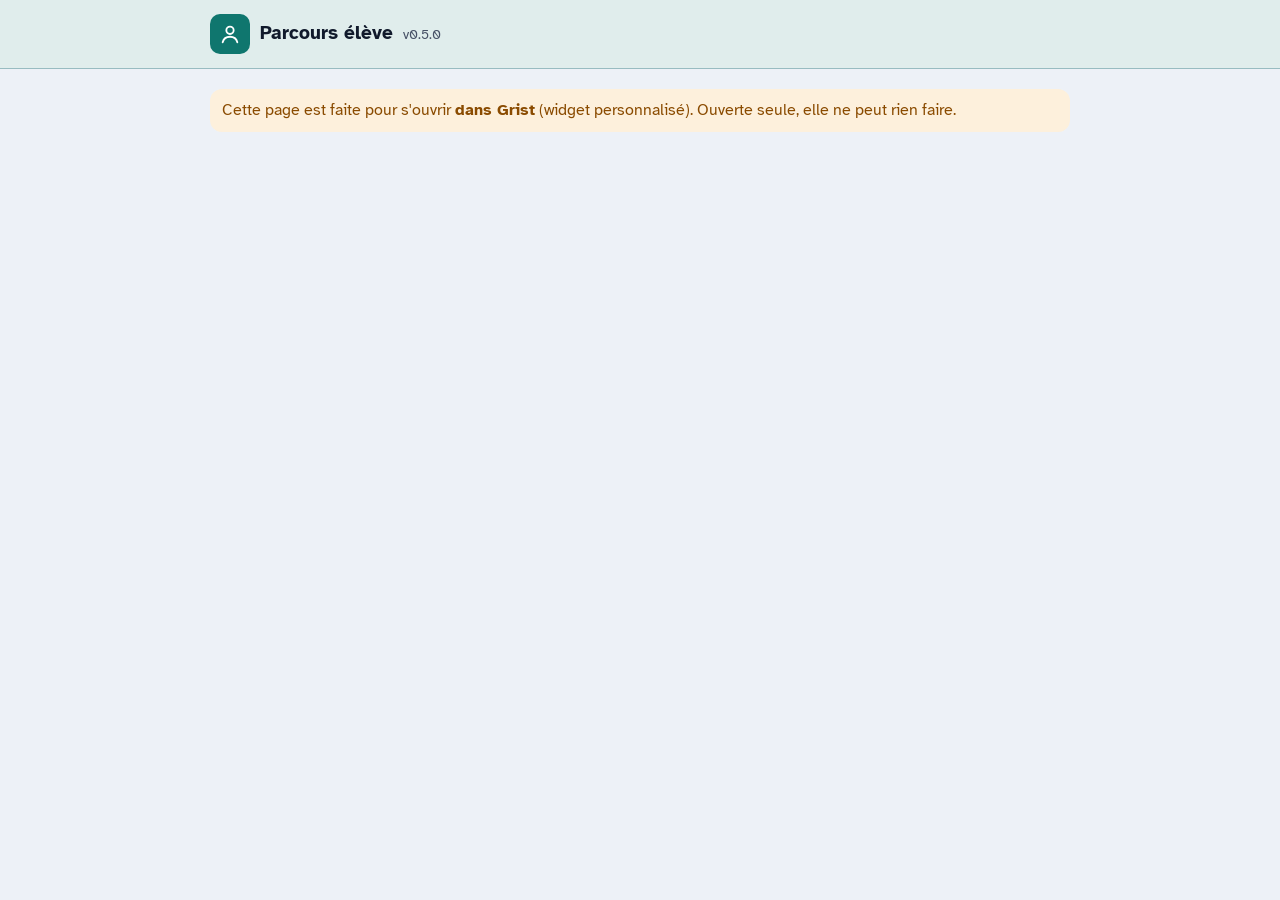
<file: parcours/index.html>
<!doctype html>
<!-- TECHNIQUE
Fiche d'identité
  Nom : Parcours élève (widget personnalisé pour Grist, grist.numerique.gouv.fr).
  Rôle : suivre le parcours et les aides de chaque élève de l'école, à plusieurs, sans classeur papier.
  Quand : avant ou après un entretien avec les parents, une EE ou une ESS ; en conseil des maîtres ou de cycle ; à la rentrée (import ONDE) ; en fin d'année (bilan annuel).
  Où : ordinateurs de l'école et de la maison (téléphone pour consulter). Page publique sur GitHub Pages, SANS aucune donnée d'élève : les données vivent dans le document Grist, hébergé par l'État.
  Écran n° 1 : les alertes et la recherche d'élève, puis les élèves classe par classe.
  Ce qu'il ne fait pas : PPRE / PAP / PPS officiels (le LPI), annuaire pour orienter et informations préoccupantes (Boussole élève, dossier orienter/), rédaction des comptes rendus (skill compte-rendu-equipe-educative).
Version : voir VERSION dans app-events.js (une seule constante)
Historique :
  - 0.5.0 (2026-11-28) Accueil : PPS et Allophones retirés par défaut ; listes (PAI, MDPH…) dans l'historique du navigateur avec bouton « Retour à l'accueil » et retour à la liste depuis une fiche ; Réglages › Page d'accueil : ordre des blocs (↑ ↓), blocs, listes, alertes et pastilles masquables (commun à l'équipe, JSON dans Reglages « accueil_prefs »).
  - 0.4.0 (2026-11-28) Résumé = fiche de synthèse : dernière réunion (« À retenir », décisions et préconisations, résumé du bilan), préconisations en cours (calculées depuis le parcours et les suivis), suivis avec contacts. Nouvelle colonne Rencontres.Important.
  - 0.3.0 (2026-11-28) Suivis : type de suivi puis nom dans la liste filtrée de l'annuaire, états sans « Demandé », dates selon l'état, fréquence en liste. Rencontres : cartes réduites + mêmes cases que Parcours. Accueil : listes PAI, MDPH, PPS, PAP, PPRE, allophones. Les tables existantes sont complétées (colonnes ajoutées) par « Installer / compléter ».
  - 0.2.1 (2026-11-28) Pièces jointes : l'envoi depuis le widget est bloqué (« Failed to fetch »), remplacé par un guide pour joindre le fichier dans la table Rencontres de Grist ; lecture des fichiers conservée.
  - 0.2.0 (2026-11-28) Accueil (recherche, alertes, classes, archivés), fiche élève (Résumé, Parcours, Suivis, Rencontres avec pièces jointes, MDPH et PAI), Réglages repliables, Ctrl+Z, installation déplacée dans Réglages.
  - 0.1.0 (2026-11-28) Installation : crée les tables, listes et réglages dans le document Grist, remplit l'annuaire des professionnels depuis orienter/donnees.js. Ne supprime et ne remplace jamais rien.
Choix techniques :
  - Fichiers : index.html (page et styles), schema.js (structure des tables et listes), app-data.js (lecture, écriture, annulation, installation), app-ui.js (écrans), app-events.js (événements, démarrage).
  - Pas de confirm() ni d'alert() : le widget est dans une iframe de Grist qui peut les bloquer ; suppression en deux touches.
  - Les dates Grist sont en secondes (minuit UTC). Les listes à choix multiples s'écrivent ["L", ...].
  - Plusieurs utilisateurs : dernière écriture gagnante par champ ; relecture douce toutes les 30 s.
  - Accès « complet au document » demandé à Grist (nécessaire pour créer les tables).
  - RGPD : données de santé -> jamais de Google, jamais d'IA sur du texte nominatif, rien dans ce dépôt public. Avertir le DPD de l'académie avant de saisir de vraies données.
  - Colonnes de liens (Ref) : l'affichage du nom de l'élève est tenté à l'installation ; le widget n'en dépend pas (il relie par numéro de ligne).
  - Charte Repères v1 (commun/charte.css).
-->
<html lang="fr"><head><meta charset="utf-8">
<meta name="viewport" content="width=device-width,initial-scale=1,viewport-fit=cover">
<title>Parcours élève</title>
<link rel="preconnect" href="https://fonts.googleapis.com"><link rel="preconnect" href="https://fonts.gstatic.com" crossorigin>
<link href="https://fonts.googleapis.com/css2?family=Atkinson+Hyperlegible:wght@400;700&display=swap" rel="stylesheet">
<link rel="stylesheet" href="../commun/charte.css">
<style>
:root{--outil:#0F766E}
@media (prefers-color-scheme:dark){:root{--outil:#4FD1C5}}
main{width:min(100% - 20px,860px);margin:0 auto;padding:8px 0 80px}
h2{margin:0 0 8px;font-size:1.15rem}h3{margin:0 0 8px;font-size:1rem}
.entete{padding:10px 0}.entete .bar{display:flex;align-items:center;gap:10px}
.barre{display:flex;align-items:center;gap:8px;flex-wrap:wrap;margin-bottom:4px}.barre .titre{flex:1;font-weight:700;min-width:0}
.carte{margin-top:10px}details.carte>summary{min-height:var(--cible);display:flex;align-items:center;gap:10px;font-weight:700;cursor:pointer;margin:-14px;padding:0 14px}
details.carte[open]>summary{margin-bottom:6px}
input,select,textarea{width:100%;min-height:44px;border:1px solid var(--trait);border-radius:var(--arrondi-m);background:var(--surface);padding:8px 10px}
textarea{resize:vertical}
.grille>.chip{align-self:end;justify-self:start}
.grille{display:grid;grid-template-columns:repeat(auto-fill,minmax(210px,1fr));gap:10px}
.ch{display:flex;flex-direction:column;gap:4px}.ch.large{grid-column:1/-1}.lab{font-size:.85rem;color:var(--encre-douce);font-weight:700}
.chips,.pj{display:flex;flex-wrap:wrap;gap:8px}
.chip{min-height:44px;padding:0 14px;border-radius:999px;border:1px solid var(--trait);background:var(--surface-2);font-weight:700}
.chip[aria-pressed=true],.seg button[aria-pressed=true]{background:var(--outil);border-color:var(--outil);color:var(--sur-outil)}
.seg{display:inline-flex;gap:4px;padding:4px;border-radius:var(--arrondi-m);background:var(--surface-2)}.seg button{min-width:48px;min-height:44px;border:0;border-radius:9px;background:transparent;font-weight:700}
.pastille{display:inline-block;font-size:.78rem;font-weight:700;border-radius:8px;padding:1px 8px;background:color-mix(in srgb,var(--outil) 14%,var(--surface));color:var(--encre)}
.pastille.ok{background:#E3F2E8;color:#1E6B3A}.pastille.orange{background:#FDF0DC;color:#8A4B00}.pastille.rouge{background:#FBE4E2;color:#9B1C14}
@media (prefers-color-scheme:dark){.pastille.ok{background:#1E3A2A;color:#9BE2B3}.pastille.orange{background:#3A2E14;color:#F5C97A}.pastille.rouge{background:#3F1D1A;color:#FFB4AB}}
.eleve{display:flex;align-items:center;gap:10px;flex-wrap:wrap;min-height:52px;padding:6px 4px;border-top:1px solid var(--trait);color:inherit;text-decoration:none}
.eleve:hover{background:var(--surface-2)}.pastilles{display:flex;gap:6px;margin-left:auto}
.alerte{display:block;padding:8px 10px;margin-top:6px;border-radius:var(--arrondi-m);color:inherit;text-decoration:none;border-left:5px solid #B45309;background:var(--surface-2)}.alerte.n0{border-left-color:#B42318}
.entete-eleve{display:flex;gap:10px;align-items:flex-start;flex-wrap:wrap;justify-content:space-between}.actions{display:flex;gap:8px;flex-wrap:wrap}
.onglets{display:flex;gap:6px;overflow-x:auto;margin-top:10px;padding-bottom:2px}
.onglets button{flex:none;min-height:44px;padding:0 14px;border-radius:var(--arrondi-m);border:1px solid var(--trait);background:var(--surface);font-weight:700}
.onglets button[aria-selected=true]{background:var(--outil);border-color:var(--outil);color:var(--sur-outil)}
.btn.danger{color:var(--danger)}
.sous{border-top:1px solid var(--trait);margin-top:8px;padding-top:2px}.sous>summary{min-height:44px;display:flex;align-items:center;font-weight:700;cursor:pointer}
.important{margin:0 0 10px;padding:10px 12px;border-radius:var(--arrondi-m);border-left:5px solid var(--attention);background:color-mix(in srgb,var(--attention) 12%,var(--surface))}
.ligne-bloc{display:flex;gap:8px;align-items:center;margin-bottom:6px}.ligne-bloc .chip{flex:1;text-align:left}
.aidepj{margin-top:8px;padding:10px 12px;border-radius:var(--arrondi-m);background:var(--surface-2);border:1px solid var(--trait)}.aidepj p{margin:0 0 4px}.aidepj ol{margin:0 0 8px;padding-left:20px}
pre{white-space:pre-wrap;background:var(--surface-2);border:1px solid var(--trait);border-radius:var(--arrondi-m);padding:10px;max-height:260px;overflow:auto;font-size:.85rem}
#toast{position:fixed;left:50%;bottom:20px;transform:translateX(-50%);background:var(--encre);color:var(--fond);padding:10px 16px;border-radius:12px;opacity:0;transition:opacity .2s;pointer-events:none;max-width:90vw;z-index:9}
.bandeau{padding:10px 12px;border-radius:var(--arrondi-m);background:#FDF0DC;color:#8A4B00;margin-top:12px}
@media print{.noprint,.entete,#toast{display:none!important}body{background:#fff}.carte{box-shadow:none;break-inside:avoid}}
</style></head><body>
<header class="entete"><main style="padding:0">
  <div class="bar"><span class="tuile" style="display:grid;place-items:center;width:40px;height:40px;border-radius:10px;background:var(--outil);color:var(--sur-outil)"><svg viewBox="0 0 24 24" width="22" height="22" fill="none" stroke="currentColor" stroke-width="2" stroke-linecap="round" stroke-linejoin="round"><circle cx="12" cy="8" r="4"/><path d="M4 21c1-4 4-6 8-6s7 2 8 6"/></svg></span>
  <b style="font-size:1.2rem">Parcours élève</b><small class="aide" id="ver"></small></div>
</main></header>
<main><div id="horsgrist" class="bandeau" hidden>Cette page est faite pour s'ouvrir <b>dans Grist</b> (widget personnalisé). Ouverte seule, elle ne peut rien faire.</div><div id="app"></div></main>
<div id="toast" role="status"></div>
<script src="schema.js"></script><script src="app-data.js"></script><script src="app-ui.js"></script><script src="app-events.js"></script>
</body>
</html>
</file>
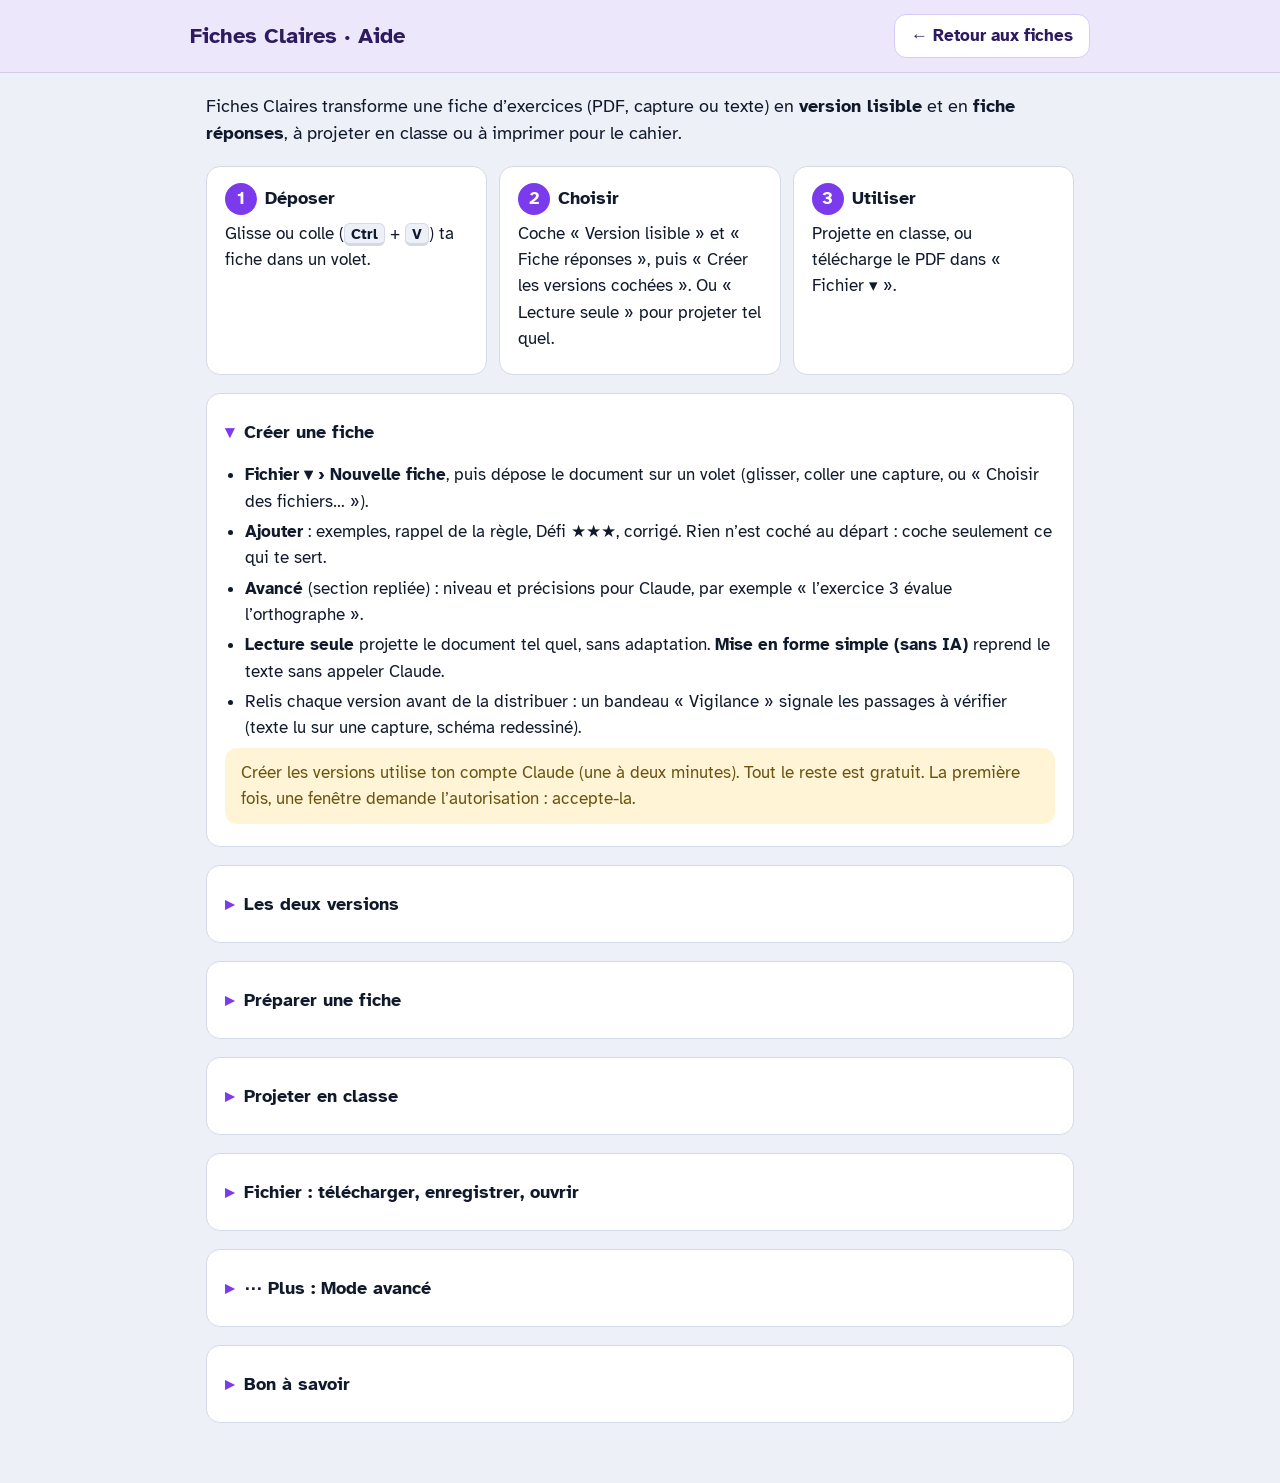
<file: fiches-claires/aide.html>
<!doctype html>
<!-- TECHNIQUE
Fiches Claires : page d'aide (v1.13, 28/11/2026).
Rôle : expliquer l'outil en une page, à jour du mode simplifié (lisible + fiche réponses, « Mode avancé » pour la dys).
Où : ouverte depuis « ⋯ Plus › Aide » de fiches-claires/index.html, dans Classe comme dans le kit des collègues. Même fichier partout.
Ce qu'elle ne fait pas : pas de données, pas de Claude. Les anciens Guide et Notice (octobre 2026) renvoient ici.
Les blocs .classe-only sont masqués dans le kit (github.io ou ?mode=app).
-->
<html lang="fr"><head><meta charset="utf-8">
<meta name="viewport" content="width=device-width,initial-scale=1,viewport-fit=cover">
<title>Aide · Fiches Claires</title>
<link rel="preconnect" href="https://fonts.googleapis.com">
<link rel="preconnect" href="https://fonts.gstatic.com" crossorigin>
<link rel="stylesheet" href="https://fonts.googleapis.com/css2?family=Atkinson+Hyperlegible:wght@400;700&display=swap">
<style>
:root{--bg:#EDF1F7;--panel:#fff;--fg:#111A2C;--muted:#475166;--line:#D3DAE5;--accent:#2453C7;--accent-soft:#E3EBFD;
  --entete:#EDE7FB;--entete-ink:#2E1A5E;--entete-bd:#D6CBF5;--entete-on:#7C3AED;--note:#FFF5D6;--note-ink:#6B5310;
  --ui:'Atkinson Hyperlegible','Segoe UI',Arial,sans-serif}
@media (prefers-color-scheme:dark){:root{--bg:#0F1522;--panel:#172033;--fg:#E9EEF7;--muted:#A3AEC2;--line:#2C3852;--accent:#7EA2FF;--accent-soft:#223056;
  --entete:#241B3D;--entete-ink:#EFEAFB;--entete-bd:#46387A;--entete-on:#A78BFA;--note:#3A3220;--note-ink:#F1DD9F}}
*{box-sizing:border-box}
body{margin:0;background:var(--bg);color:var(--fg);font:17px/1.55 var(--ui)}
header{background:var(--entete);color:var(--entete-ink);border-bottom:1px solid var(--entete-bd);padding:14px 16px}
header .in{max-width:900px;margin:0 auto;display:flex;flex-wrap:wrap;gap:12px;align-items:center;justify-content:space-between}
header h1{margin:0;font-size:1.35rem}
.back{display:inline-flex;align-items:center;min-height:44px;padding:0 16px;border-radius:12px;background:var(--panel);color:var(--entete-ink);border:1px solid var(--entete-bd);font-weight:700;text-decoration:none}
main{max-width:900px;margin:0 auto;padding:20px 16px 60px;display:grid;gap:18px}
.lead{font-size:1.1rem;margin:0}
.trois{display:grid;grid-template-columns:repeat(3,minmax(0,1fr));gap:12px}
.card{background:var(--panel);border:1px solid var(--line);border-radius:14px;padding:16px 18px}
.card h2,.card h3{margin:0 0 6px;font-size:1.1rem}
.card p{margin:6px 0}
.n{display:inline-grid;place-items:center;width:32px;height:32px;border-radius:50%;background:var(--entete-on);color:#fff;font-weight:700;margin-right:8px}
details.card>summary{cursor:pointer;font-weight:700;font-size:1.1rem;list-style:none;display:flex;gap:10px;align-items:center;min-height:44px}
details.card>summary::before{content:"▸";color:var(--entete-on)}
details.card[open]>summary::before{content:"▾"}
details.card>summary::-webkit-details-marker{display:none}
details.card[open]>summary{margin-bottom:8px}
ul{margin:6px 0;padding-left:1.2em}li{margin:4px 0}
kbd{font:inherit;font-size:.9em;font-weight:700;border:1px solid var(--line);border-bottom-width:3px;border-radius:6px;padding:0 6px;background:var(--bg);white-space:nowrap}
.note{background:var(--note);color:var(--note-ink);border-radius:12px;padding:12px 16px}
.tools{display:flex;flex-wrap:wrap;gap:8px}.tools span{border:1px solid var(--line);border-radius:999px;padding:2px 12px;background:var(--bg);font-size:.95rem}
.ctl{display:flex;gap:8px;flex-wrap:wrap}
.ctl button{min-height:44px;padding:0 14px;border-radius:10px;border:1px solid var(--line);background:var(--panel);color:var(--fg);font:inherit;font-weight:700;cursor:pointer}
a{color:var(--accent)}
[hidden]{display:none!important}
@media (max-width:700px){.trois{grid-template-columns:minmax(0,1fr)}}
</style></head><body>
<header><div class="in"><h1>Fiches Claires · Aide</h1><a class="back" href="index.html" id="retour">← Retour aux fiches</a></div></header>
<main>
  <p class="lead">Fiches Claires transforme une fiche d’exercices (PDF, capture ou texte) en <b>version lisible</b> et en <b>fiche réponses</b>, à projeter en classe ou à imprimer pour le cahier.</p>

  <section class="trois" aria-label="L’essentiel en trois gestes">
    <div class="card"><h2><span class="n">1</span>Déposer</h2><p>Glisse ou colle (<kbd>Ctrl</kbd> + <kbd>V</kbd>) ta fiche dans un volet.</p></div>
    <div class="card"><h2><span class="n">2</span>Choisir</h2><p>Coche « Version lisible » et « Fiche réponses », puis « Créer les versions cochées ». Ou « Lecture seule » pour projeter tel quel.</p></div>
    <div class="card"><h2><span class="n">3</span>Utiliser</h2><p>Projette en classe, ou télécharge le PDF dans « Fichier ▾ ».</p></div>
  </section>

  <details class="card" open>
    <summary>Créer une fiche</summary>
    <ul>
      <li><b>Fichier ▾ › Nouvelle fiche</b>, puis dépose le document sur un volet (glisser, coller une capture, ou « Choisir des fichiers… »).</li>
      <li><b>Ajouter</b> : exemples, rappel de la règle, Défi ★★★, corrigé. Rien n’est coché au départ : coche seulement ce qui te sert.</li>
      <li><b>Avancé</b> (section repliée) : niveau et précisions pour Claude, par exemple « l’exercice 3 évalue l’orthographe ».</li>
      <li><b>Lecture seule</b> projette le document tel quel, sans adaptation. <b>Mise en forme simple (sans IA)</b> reprend le texte sans appeler Claude.</li>
      <li>Relis chaque version avant de la distribuer : un bandeau « Vigilance » signale les passages à vérifier (texte lu sur une capture, schéma redessiné).</li>
    </ul>
    <p class="note">Créer les versions utilise ton compte Claude (une à deux minutes). Tout le reste est gratuit. La première fois, une fenêtre demande l’autorisation : accepte-la.</p>
  </details>

  <details class="card">
    <summary>Les deux versions</summary>
    <ul>
      <li><b>● Version lisible</b> : tous les items, consignes claires avec un verbe en gras et son pictogramme, mise en page aérée, pour toute la classe.</li>
      <li><b>■ Fiche réponses</b> : tous les items de la version lisible, avec des réponses à trou, pour les élèves qui écrivent peu. La réponse commence à la ligne, juste après la flèche, et le verbe entre parenthèses se place sous la barre de réponse. Un bouton affiche ou masque les consignes.</li>
      <li>Les numéros d’exercices restent ceux du document d’origine. Chaque volet garde ses propres lettres ou numéros d’items.</li>
    </ul>
  </details>

  <details class="card">
    <summary>Préparer une fiche</summary>
    <p>En mode <b>Préparer</b>, clique sur un texte pour le modifier. Sélectionne des mots : une petite barre propose le gras, le trou ___ et la fraction (sélectionne « 5/10 », puis « Fraction »).</p>
    <p>Le bouton <b>⋯</b> de chaque exercice regroupe ses actions :</p>
    <div class="tools"><span>Exemple, rappel, Défi</span><span>Ajouter un item</span><span>Lignes d’écriture</span><span>Masquer le tableau</span><span>Image : rendre plus nette, redessiner, remplacer</span><span>Monter, descendre, colonnes, repères des items</span><span>Dupliquer</span><span>Supprimer (annulable 7 secondes)</span></div>
    <ul>
      <li><b>⚙ Réglages</b> d’un volet : police, taille, interligne, <b>espace de réponse</b> (de Normal à Maximum), exemples, rappels, lignes, tableaux, corrigé.</li>
      <li><b>Enlever les lignes</b> et <b>Enlever les tableaux</b> agissent sur tous les exercices d’une version à la fois.</li>
      <li><b>A− / A+</b> n’agrandit que l’affichage à l’écran, pas l’impression.</li>
    </ul>
  </details>

  <details class="card">
    <summary>Projeter en classe</summary>
    <ul>
      <li><b>Projeter</b>, puis <b>⛶ Plein écran</b>. Choisis 1, 2 ou 3 volets : par exemple la fiche à gauche et une <b>zone libre</b> blanche à droite pour un autre groupe.</li>
      <li><b>Affichage ajusté à l’écran</b> : ◀ ▶ ou les flèches du clavier changent d’écran. Autres modes : un exercice à la fois, défilement.</li>
      <li><b>Pas à pas</b> : la consigne puis chaque item apparaissent au clic, ou avec <kbd>Espace</kbd>, <kbd>Entrée</kbd>, <kbd>↓</kbd> (<kbd>↑</kbd> pour revenir).</li>
      <li><b>Correction</b> : aucune, au clic, ou complète.</li>
      <li><b>⏱ Minuteur</b> dans la barre du volet ; la poignée ⠿ le déplace.</li>
      <li><b>Zone libre</b> : stylo, surligneur, règle, flèche, cadre, gomme, 5 couleurs, annuler avec <kbd>Ctrl</kbd> + <kbd>Z</kbd>. Tu peux y ajouter du texte, une image ou un PDF.</li>
    </ul>
  </details>

  <details class="card">
    <summary>Fichier : télécharger, enregistrer, ouvrir</summary>
    <ul>
      <li><b>Télécharger en PDF</b> : A5 pour le cahier (2 par feuille A4 possible) ou A4, portrait ou paysage, marge de découpe, titre, prénom et date. Pour chaque version : police, interligne, espace de réponse, lignes et tableaux visibles ou non. Ces réglages ne valent que pour ce PDF.</li>
      <li><b>Enregistrer</b> : une page web (.html) qui se rouvre telle quelle. Enregistre de nouveau après une modification : le fichier ne se met pas à jour tout seul.</li>
      <li><b>Ouvrir…</b> rouvre une fiche enregistrée.</li>
      <li>Un exercice trop long continue sur la page suivante au lieu de réduire la police.</li>
    </ul>
    <p class="classe-only">Dans Classe, tes fiches sont rangées dans la base de l’outil et suivent ton compte d’un appareil à l’autre. Ailleurs, elles restent sur cet appareil : pense à <b>Enregistrer</b>.</p>
  </details>

  <details class="card">
    <summary>⋯ Plus : Mode avancé</summary>
    <p>Par défaut, l’outil est simplifié : pas de version dys, pas de code couleur de grammaire. Pour les retrouver, ouvre <b>⋯ Plus › Mode avancé</b>. Ce réglage est propre à chaque appareil, et tes fiches ne sont jamais modifiées par lui.</p>
    <ul>
      <li><b>Version dys</b> : moins d’items, une tâche par exercice, police et interlignes agrandis, réponses à trou ou autre façon de répondre (entourer, relier, banque de mots, vrai / faux, écriture libre).</li>
      <li><b>Code couleur de grammaire</b> : verbe souligné en rouge, sujet encadré en bleu, groupe verbal encadré en rouge, complément circonstanciel en vert, COD / COI souligné en noir.</li>
    </ul>
    <p class="classe-only"><b>Coups de pouce</b> (aussi dans ⋯ Plus) ouvre les cartes d’aide 1, 2, 3 de la fiche, à projeter ou à imprimer.</p>
  </details>

  <details class="card">
    <summary>Bon à savoir</summary>
    <ul>
      <li>Utilise un ordinateur avec Chrome ou Edge. Une connexion est nécessaire pour les polices et le PDF.</li>
      <li>Si un souci apparaît, recharge la page (<kbd>Ctrl</kbd> + <kbd>Maj</kbd> + <kbd>R</kbd>) : tes fiches sont conservées.</li>
      <li>Une erreur, une idée ? Écris à <b>xavier.gougaud@ac-nantes.fr</b>.</li>
    </ul>
  </details>
</main>
<script>
/* Kit des collègues (github.io ou ?mode=app) : pas de Classe ni de Coups de pouce */
(function(){
  var kit=/github\.io$/.test(location.hostname)||/[?&]mode=app/.test(location.search);
  if(kit)[].forEach.call(document.querySelectorAll('.classe-only'),function(e){e.hidden=true;});
  if(location.search)document.getElementById('retour').href='index.html'+location.search;
})();
</script>
</body></html>
</file>
<file: commun/charte.css>
/* Outils de classe · styles communs · Charte Repères v1 (https://claude.ai/artifact/RKLZNL68x5ANnfwqg8MiKA)
   Chaque page définit --outil (sa couleur) ; tout le reste vient d'ici. */
:root{
  --fond:#EDF1F7;--surface:#FFFFFF;--surface-2:#F4F6FA;--encre:#111A2C;--encre-douce:#475166;--trait:#D3DAE5;
  --action:#2453C7;--action-douce:#E3EBFD;--cm1:#2E8B57;--cm2:#D9772B;--valide:#1F7A45;--attention:#B45309;--danger:#B42318;
  --outil-calcul:#23914A;--outil-problemes:#0F7A8F;--outil-maclasse:#7A4FB5;--outil-portail:#2453C7;--outil-groupes:#C2410C;--outil-plan:#8A6A2F;--outil-dictees:#C2417A;--outil-flash:#B45309;--outil-fiches:#7C3AED;
  --police:"Atkinson Hyperlegible",system-ui,sans-serif;--arrondi-s:8px;--arrondi-m:12px;--arrondi-l:16px;--cible:48px;
  --outil:var(--action);--sur-outil:#FFFFFF;
}
@media (prefers-color-scheme:dark){:root{
  --fond:#0F1522;--surface:#172033;--surface-2:#1E2940;--encre:#E9EEF7;--encre-douce:#A3AEC2;--trait:#2C3852;
  --action:#7EA2FF;--action-douce:#1F2D52;--cm1:#5CC48A;--cm2:#F2A35E;--valide:#5CC97F;--attention:#F5A83C;--danger:#F97066;
  --outil-calcul:#5CC97F;--outil-problemes:#3BB8D6;--outil-maclasse:#B79BEA;--outil-portail:#7EA2FF;--outil-groupes:#F59E6B;--outil-plan:#D9B97A;--outil-dictees:#E886B0;--outil-flash:#F5A83C;--outil-fiches:#B794F6;--sur-outil:#0F1522;color-scheme:dark;
}}
*{box-sizing:border-box}
body{margin:0;background:var(--fond);color:var(--encre);font:16px/1.45 var(--police)}
button,input,select{font:inherit;color:inherit}
button{cursor:pointer;touch-action:manipulation}
:focus-visible{outline:2px solid var(--action);outline-offset:2px}
[hidden]{display:none!important}
.shell{width:min(100% - 28px,760px);margin-inline:auto}

/* En-tête : teinte pâle de la couleur de l'outil, jamais d'aplat vif */
.entete{background:color-mix(in srgb,var(--outil) 13%,var(--surface));border-bottom:1px solid color-mix(in srgb,var(--outil) 30%,var(--trait));padding:12px 0 38px}
.entete .bar{display:flex;align-items:center;gap:10px;min-height:var(--cible)}
.entete .tuile{flex:none;display:grid;place-items:center;width:40px;height:40px;border-radius:10px;background:var(--outil);color:var(--sur-outil)}
.entete .tuile svg{width:22px;height:22px}
.entete h1{margin:0;font-size:clamp(1.35rem,5vw,1.8rem);line-height:1.15;flex:1;min-width:0}
.entete h1 small{display:block;font-size:.85rem;font-weight:400;color:var(--encre-douce)}
.retour{display:inline-flex;align-items:center;gap:6px;min-height:var(--cible);padding:0 12px;border-radius:var(--arrondi-m);color:var(--action);text-decoration:none;font-weight:700}
.retour:hover{background:var(--surface)}

/* Cartes et boutons */
.carte{background:var(--surface);border:1px solid var(--trait);border-radius:var(--arrondi-l);padding:14px;box-shadow:0 1px 2px rgba(17,26,44,.06)}
.carte.flotte{margin-top:-26px;position:relative}
.btn{display:inline-flex;align-items:center;justify-content:center;gap:7px;min-height:var(--cible);padding:0 16px;border-radius:var(--arrondi-m);border:1px solid var(--trait);background:var(--surface);font-weight:700;text-decoration:none;color:var(--encre)}
.btn:hover{border-color:var(--encre-douce)}
.btn.plein{background:var(--outil);border-color:var(--outil);color:var(--sur-outil)}
.btn.doux{background:color-mix(in srgb,var(--outil) 12%,var(--surface));border-color:transparent}
.btn.petit{min-height:38px;padding:0 12px;font-size:.9rem}
.btn:disabled{opacity:.45;cursor:default}
.btn svg{width:18px;height:18px;flex:none}
.seg{display:inline-flex;gap:4px;padding:4px;border-radius:var(--arrondi-m);background:var(--surface-2)}
.seg button{min-height:42px;min-width:64px;border:0;border-radius:9px;background:transparent;font-weight:700}
.seg button[aria-pressed=true]{background:var(--sel,var(--outil));color:var(--sur-outil)}
.niv{display:inline-block;font-size:.72rem;font-weight:700;border-radius:var(--arrondi-s);padding:1px 7px;color:var(--sur-outil);background:var(--encre-douce);white-space:nowrap}
.niv.cm1{background:var(--cm1)}.niv.cm2{background:var(--cm2)}
.aide{color:var(--encre-douce);font-size:.9rem}
.msg{margin:8px 0 0;font-size:.9rem;color:var(--attention)}.msg:empty{display:none}

/* Évaluations (pages ouvertes dans Classe) */
.evals{margin:12px 0;background:var(--surface);border:1px solid var(--trait);border-radius:var(--arrondi-l)}
.evals>summary{display:flex;align-items:center;gap:10px;min-height:56px;padding:6px 14px;cursor:pointer;list-style:none;font-weight:700}
.evals>summary::-webkit-details-marker{display:none}
.evals>summary::after{content:'›';margin-left:auto;font-size:1.4rem;color:var(--encre-douce);transition:transform .15s}
.evals[open]>summary::after{transform:rotate(90deg)}
.evals .tuile-s{display:grid;place-items:center;width:32px;height:32px;border-radius:9px;background:var(--outil);color:var(--sur-outil);flex:none}
.evals .tuile-s svg{width:18px;height:18px}
.evals .compte{font-weight:400;color:var(--encre-douce);font-size:.9rem}
.evals .sync{font-weight:400;font-size:.8rem;color:var(--encre-douce);display:inline-flex;align-items:center;gap:5px}
.evals .sync::before{content:'';width:8px;height:8px;border-radius:50%;background:var(--valide)}
.evals .sync.att::before{background:var(--attention)}.evals .sync.err{color:var(--danger);font-weight:700}.evals .sync.err::before{background:var(--danger)}
.evbody{padding:0 14px 14px;border-top:1px solid var(--trait)}
.evtools{display:flex;flex-wrap:wrap;gap:8px;align-items:center;margin:12px 0 8px}
.evtools .seg button{min-width:0;padding:0 10px;min-height:38px;font-size:.88rem}
.evlist{list-style:none;margin:0;padding:0;display:grid;column-gap:18px}
@media (min-width:700px){.evlist{grid-template-columns:1fr 1fr}}
.evlist li{display:flex;align-items:center;justify-content:space-between;gap:8px;padding:5px 0;border-top:1px solid var(--trait);min-width:0}
.evlist .nom{min-width:0;overflow-wrap:anywhere;display:flex;flex-direction:column}
.evlist .nom small{font-size:.75rem;color:var(--encre-douce)}
.marks{display:grid;grid-template-columns:repeat(4,44px);gap:4px;flex:none}
.mk{min-height:40px;padding:0;border:1px solid var(--trait);border-radius:var(--arrondi-s);font-size:.78rem;font-weight:700;background:var(--h);color:#14261F}
.mk[data-m=A]{--h:#DCEBE2;--s:#1F5C40;--si:#fff}.mk[data-m=AR]{--h:#E5F2DE;--s:#8FCB7C;--si:#12301C}
.mk[data-m=ECA]{--h:#FFF4CC;--s:#F5C842;--si:#3A2C05}.mk[data-m=NA]{--h:#F9E3E3;--s:#B42318;--si:#fff}
.mk[aria-pressed=true]{background:var(--s);color:var(--si);border:2px solid var(--encre)}
.mk[aria-pressed=true]::before{content:'✓ ';font-size:.8em}
.evplace{margin-top:10px}.evplace>summary{cursor:pointer;font-weight:700;padding:6px 0}
.evplace select{border:1px solid var(--trait);border-radius:var(--arrondi-s);background:var(--surface);padding:4px 6px}
.legende{margin:10px 0 0;font-size:.82rem;color:var(--encre-douce)}
/* Sélection de plusieurs élèves */
.evlist .pick{border:0;background:none;text-align:left;padding:4px 0;min-height:44px;font:inherit;color:inherit;flex:1}
.evlist li.choisi{background:color-mix(in srgb,var(--outil) 12%,transparent);border-radius:var(--arrondi-s)}
.multibar{position:sticky;bottom:calc(72px + env(safe-area-inset-bottom));z-index:4;display:flex;flex-wrap:wrap;align-items:center;gap:8px;margin:0 0 8px;padding:8px 10px;border-radius:var(--arrondi-m);background:var(--surface);border:2px solid var(--outil);box-shadow:0 4px 14px rgba(0,0,0,.12)}
.multibar>span:first-child{flex:1}
.multibar .mk:disabled{opacity:.4}
/* Grille de la classe (élèves × colonnes), cases touchables */
.grille{overflow-x:auto}
.grille table{border-collapse:separate;border-spacing:1.5px;font-size:.8rem}
.grille th{font-weight:700;text-align:left;white-space:nowrap;padding-right:4px;max-width:72px;overflow:hidden;text-overflow:ellipsis}
.grille thead i{display:block;width:18px;height:10px;border-radius:3px;background:var(--belt);margin:0 auto}
.grille td button{width:20px;height:26px;border:1px solid var(--trait);border-radius:5px;background:var(--surface-2);padding:0;font-size:.6rem;font-weight:700;color:#14261F}
.grille td button[data-m=A]{background:#1F5C40;color:#fff;border-color:#1F5C40}.grille td button[data-m=AR]{background:#8FCB7C}
.grille td button[data-m=ECA]{background:#F5C842}.grille td button[data-m=NA]{background:#B42318;color:#fff;border-color:#B42318}
.flash{animation:flash 1.6s}@keyframes flash{0%,40%{background:color-mix(in srgb,var(--outil) 30%,transparent)}}

/* Lien vers Classe dans l'appli installée, encart « Évaluer mes élèves » du kit */
.vers-classe{display:flex;align-items:center;gap:10px;flex-wrap:wrap;margin:12px 0;padding:10px 14px;border-radius:var(--arrondi-l);background:var(--action-douce);font-size:.92rem}

.kit-evals{margin:12px 0;text-align:center}
.lien{border:0;background:none;padding:0;color:var(--action);font-weight:700;text-decoration:underline;min-height:0}
.toast{position:fixed;left:50%;bottom:calc(84px + env(safe-area-inset-bottom));transform:translateX(-50%);background:var(--encre);color:var(--fond);padding:10px 16px;border-radius:var(--arrondi-m);opacity:0;transition:opacity .2s;pointer-events:none;z-index:50;max-width:90vw}
.toast.on{opacity:1}
@media print{.entete,.evals,.vers-classe,.dock,.nav,.toast{display:none!important}}
</file>
